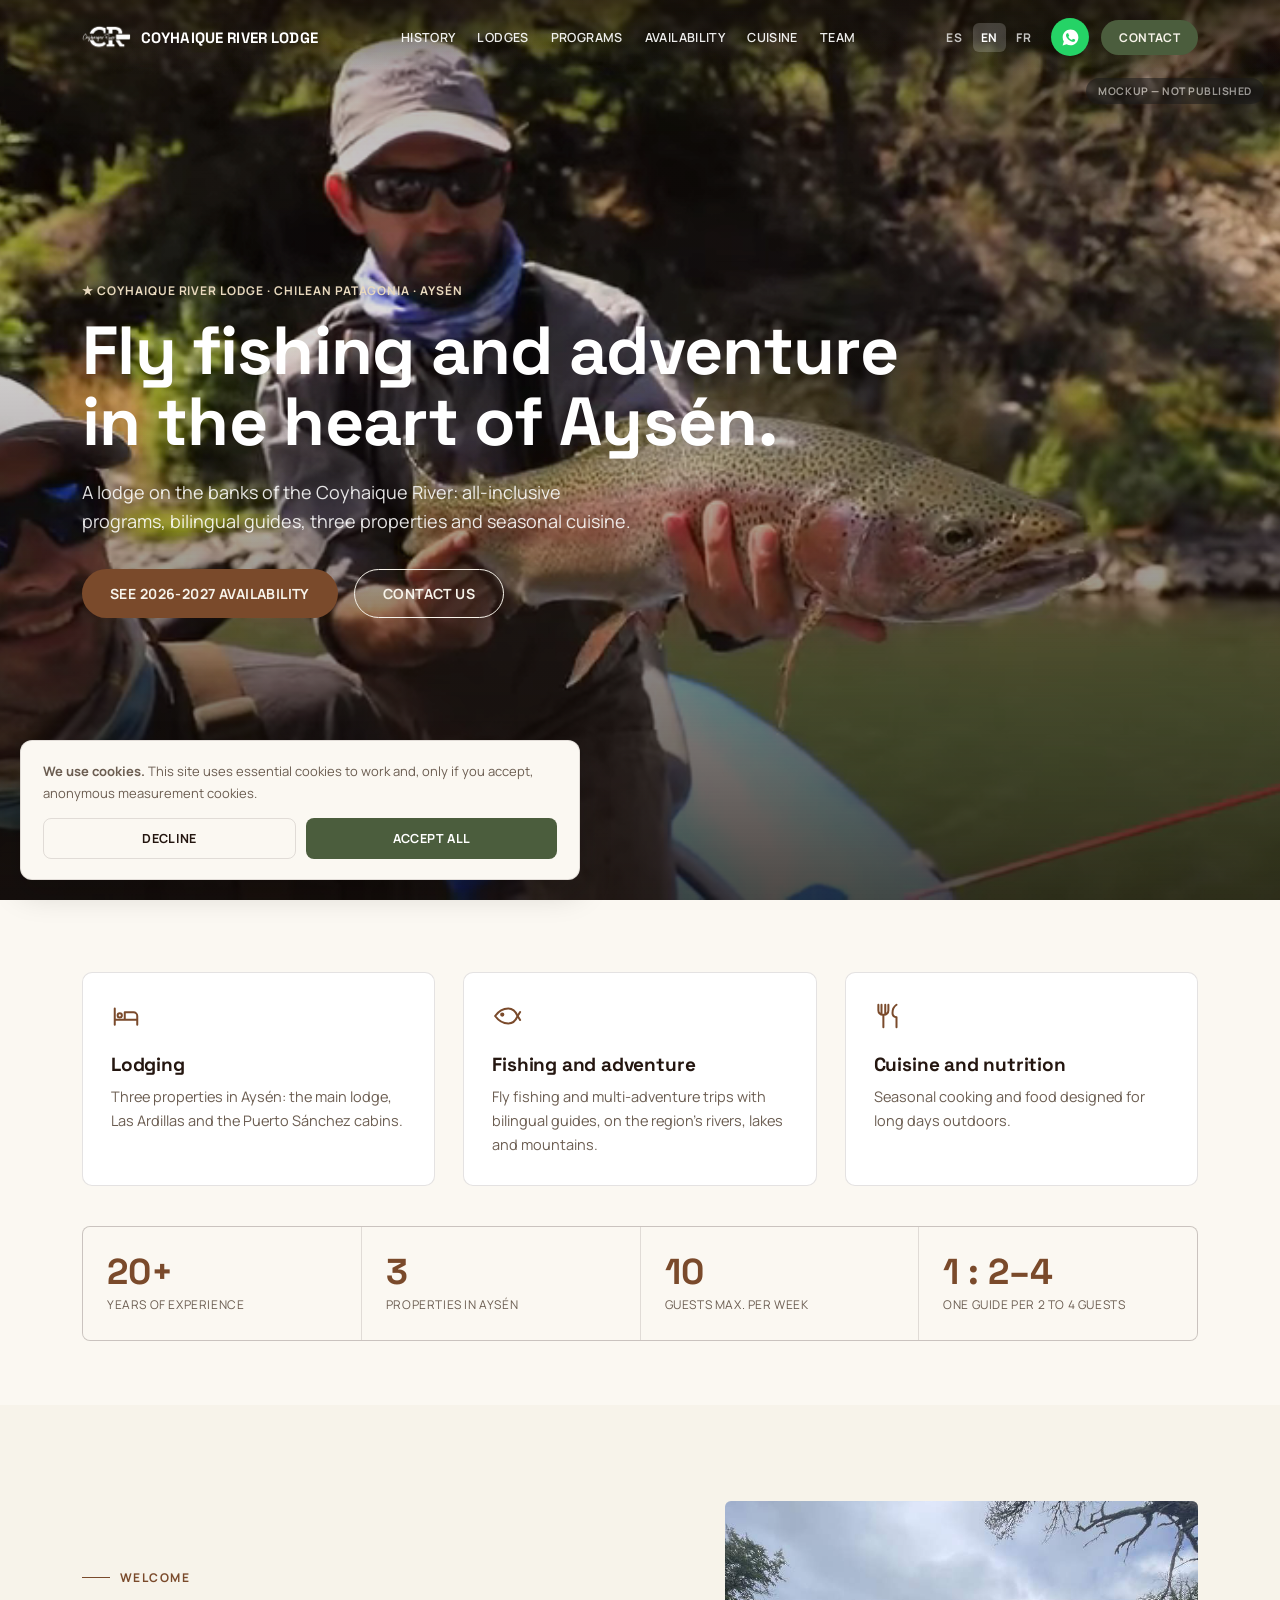
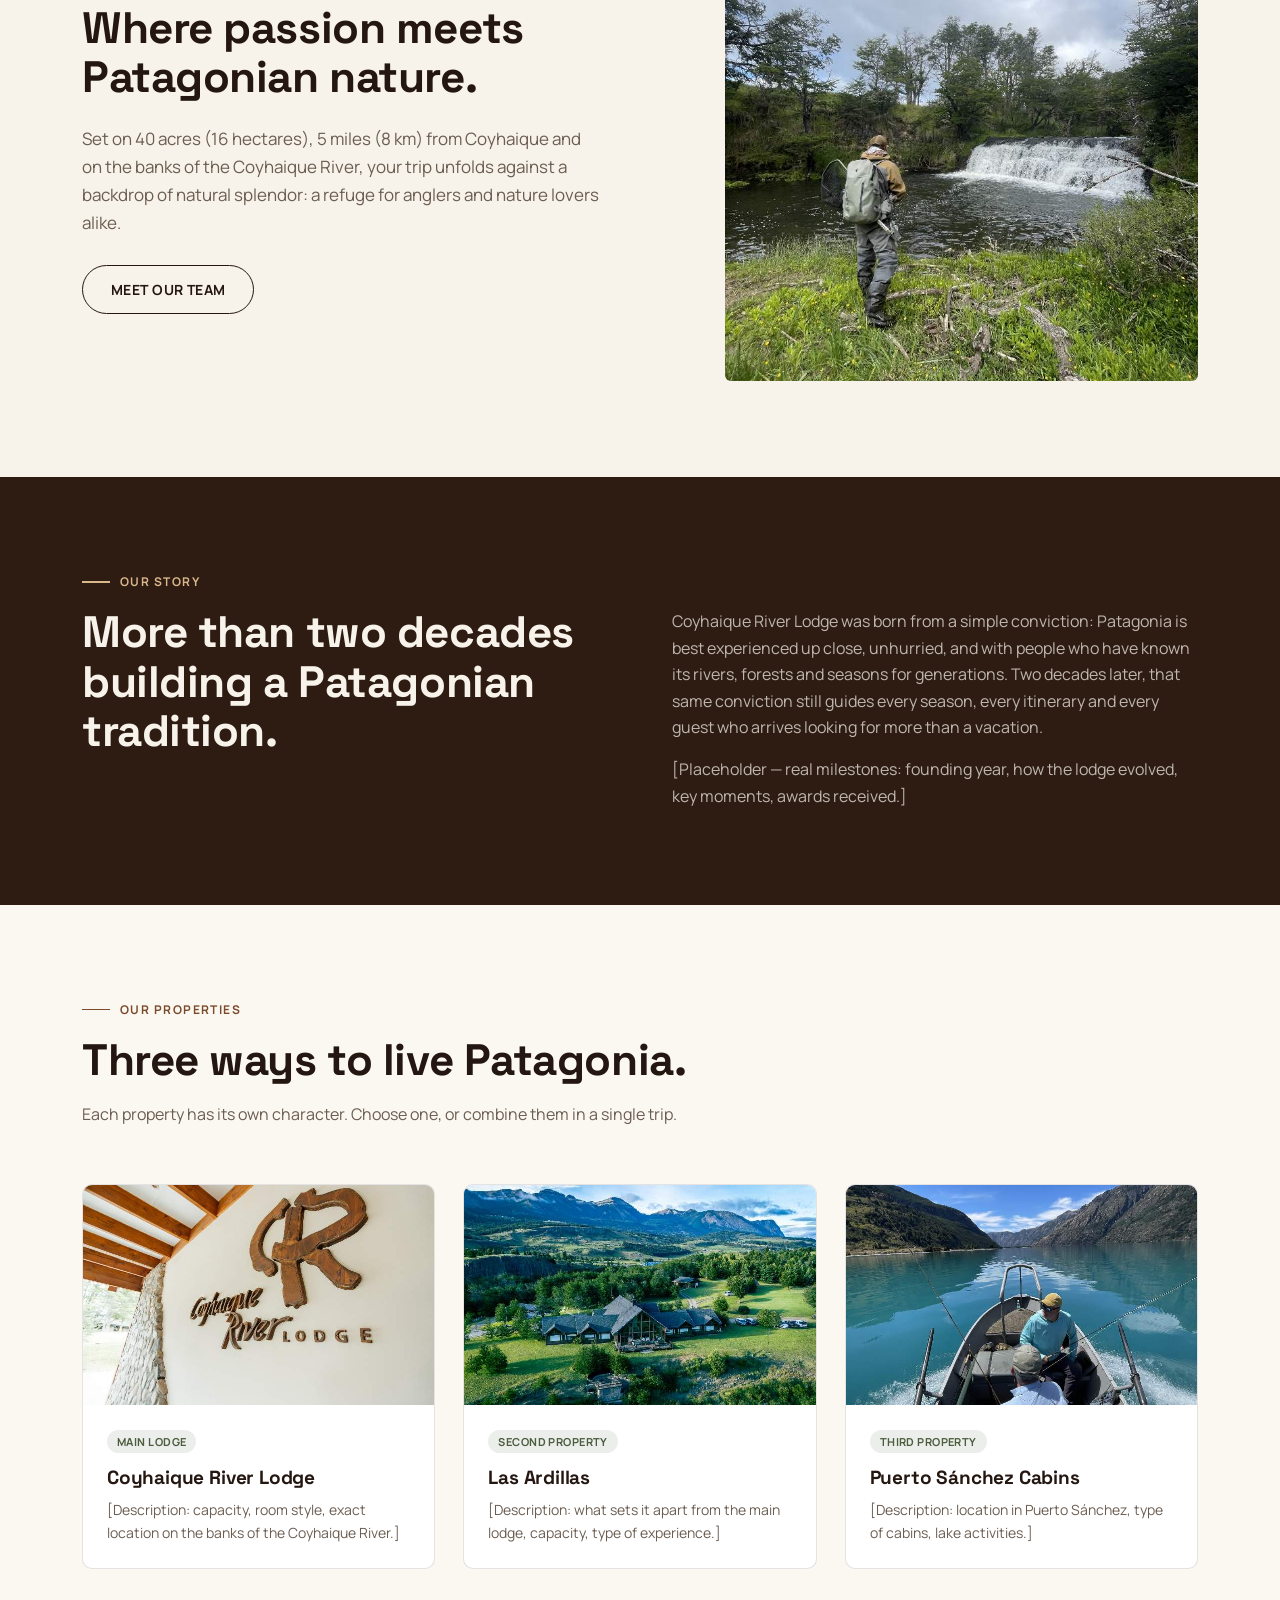
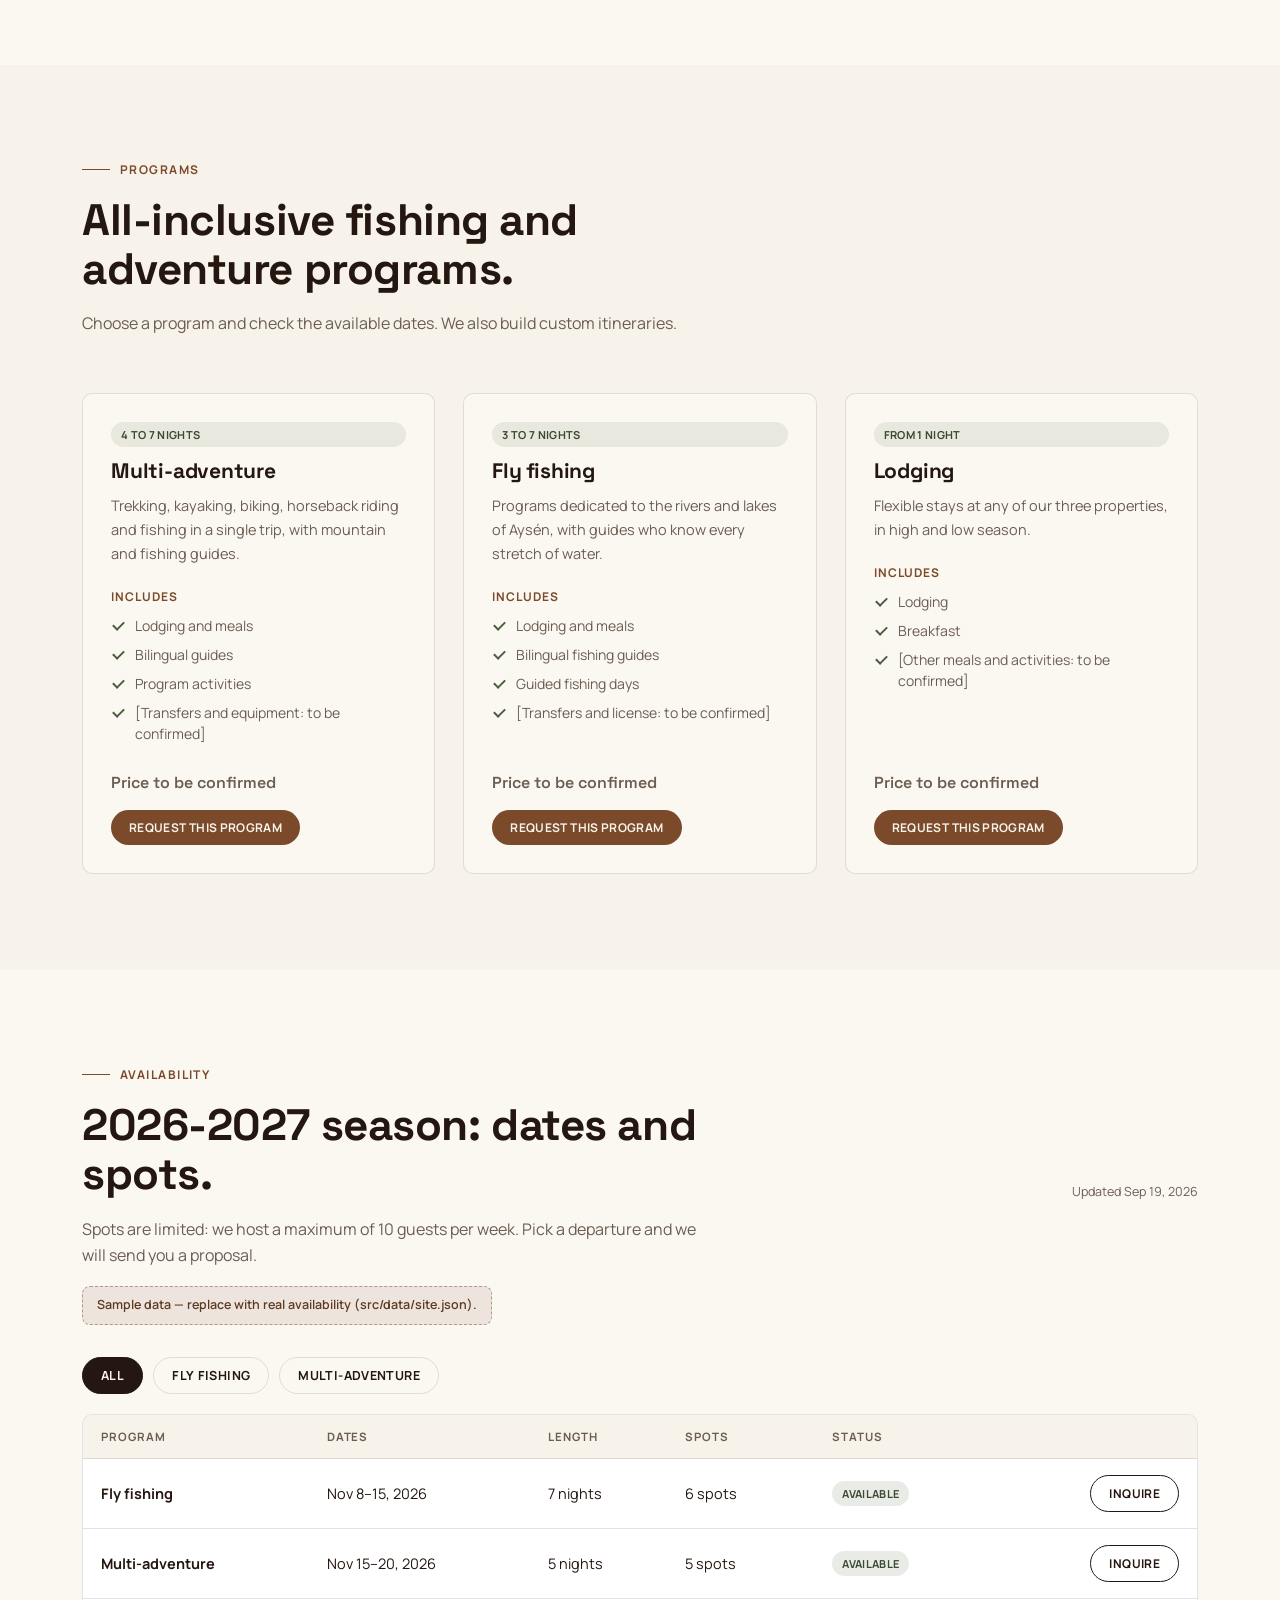
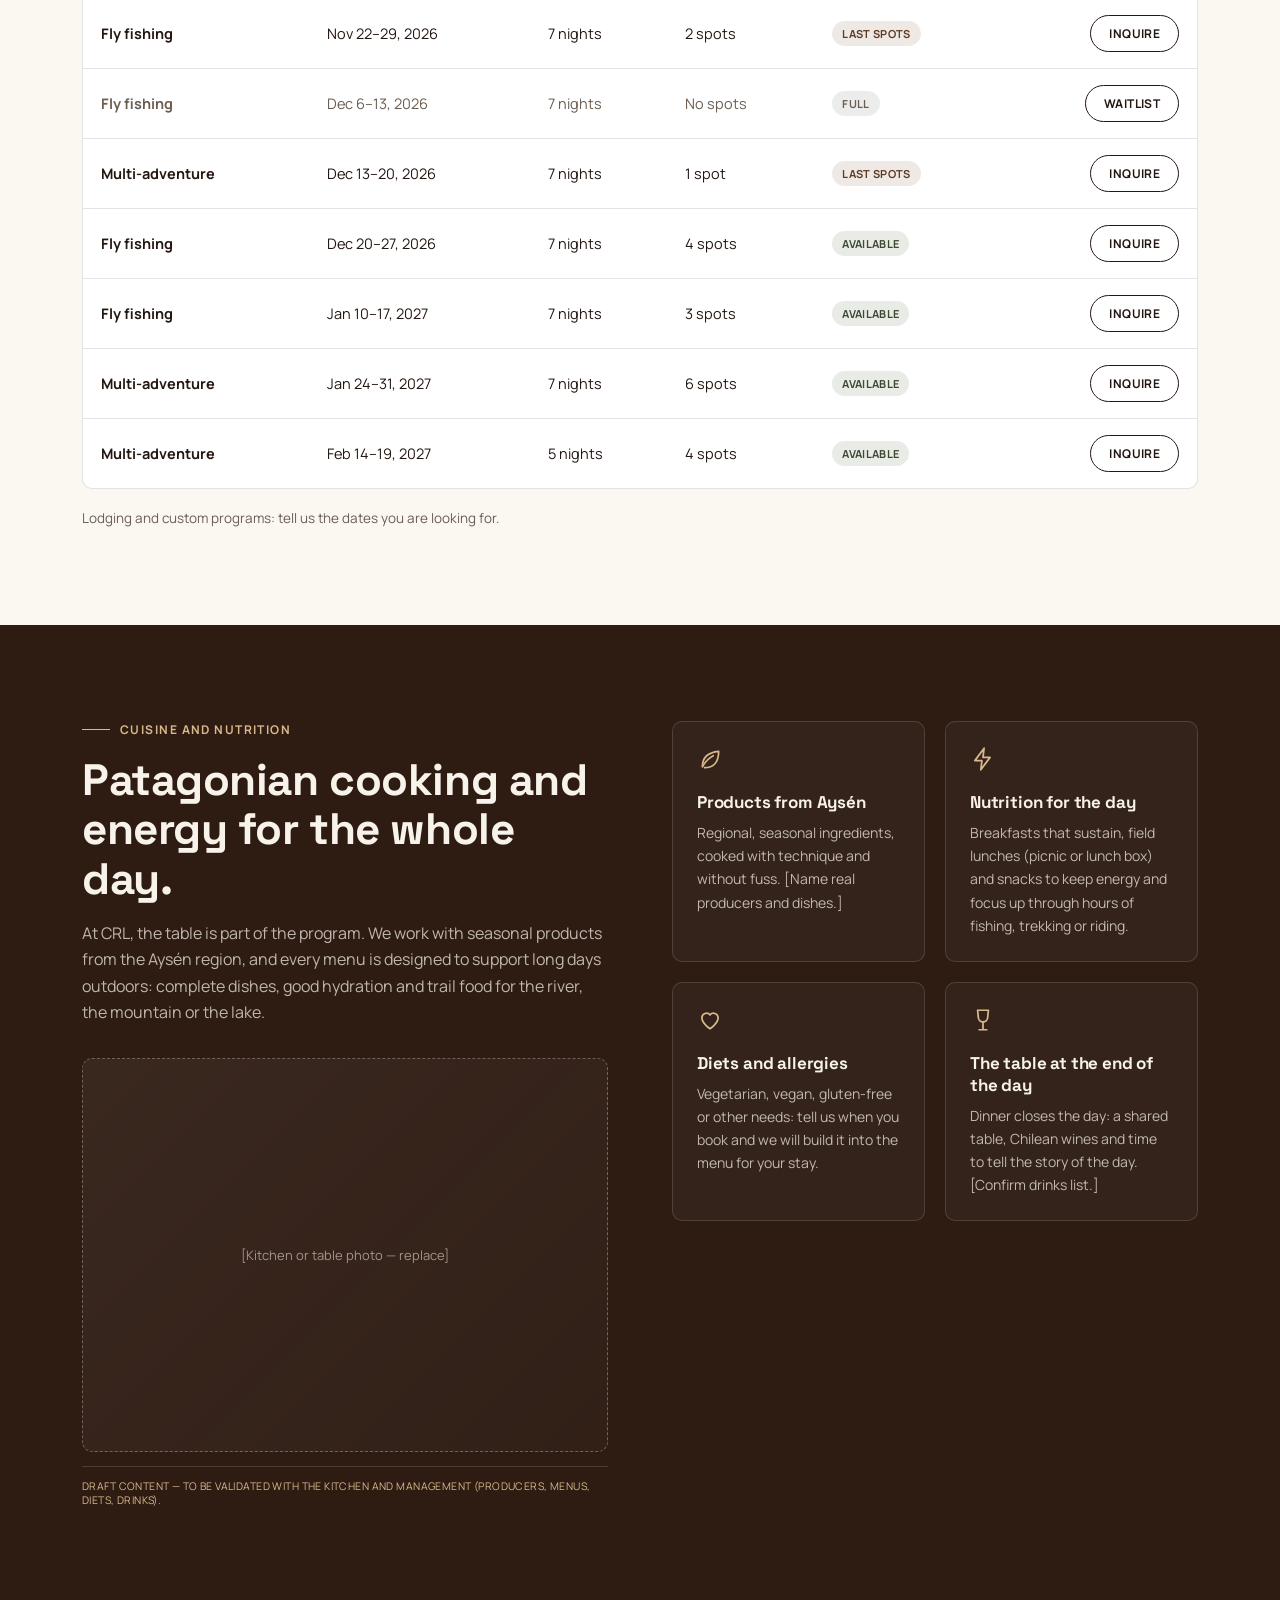
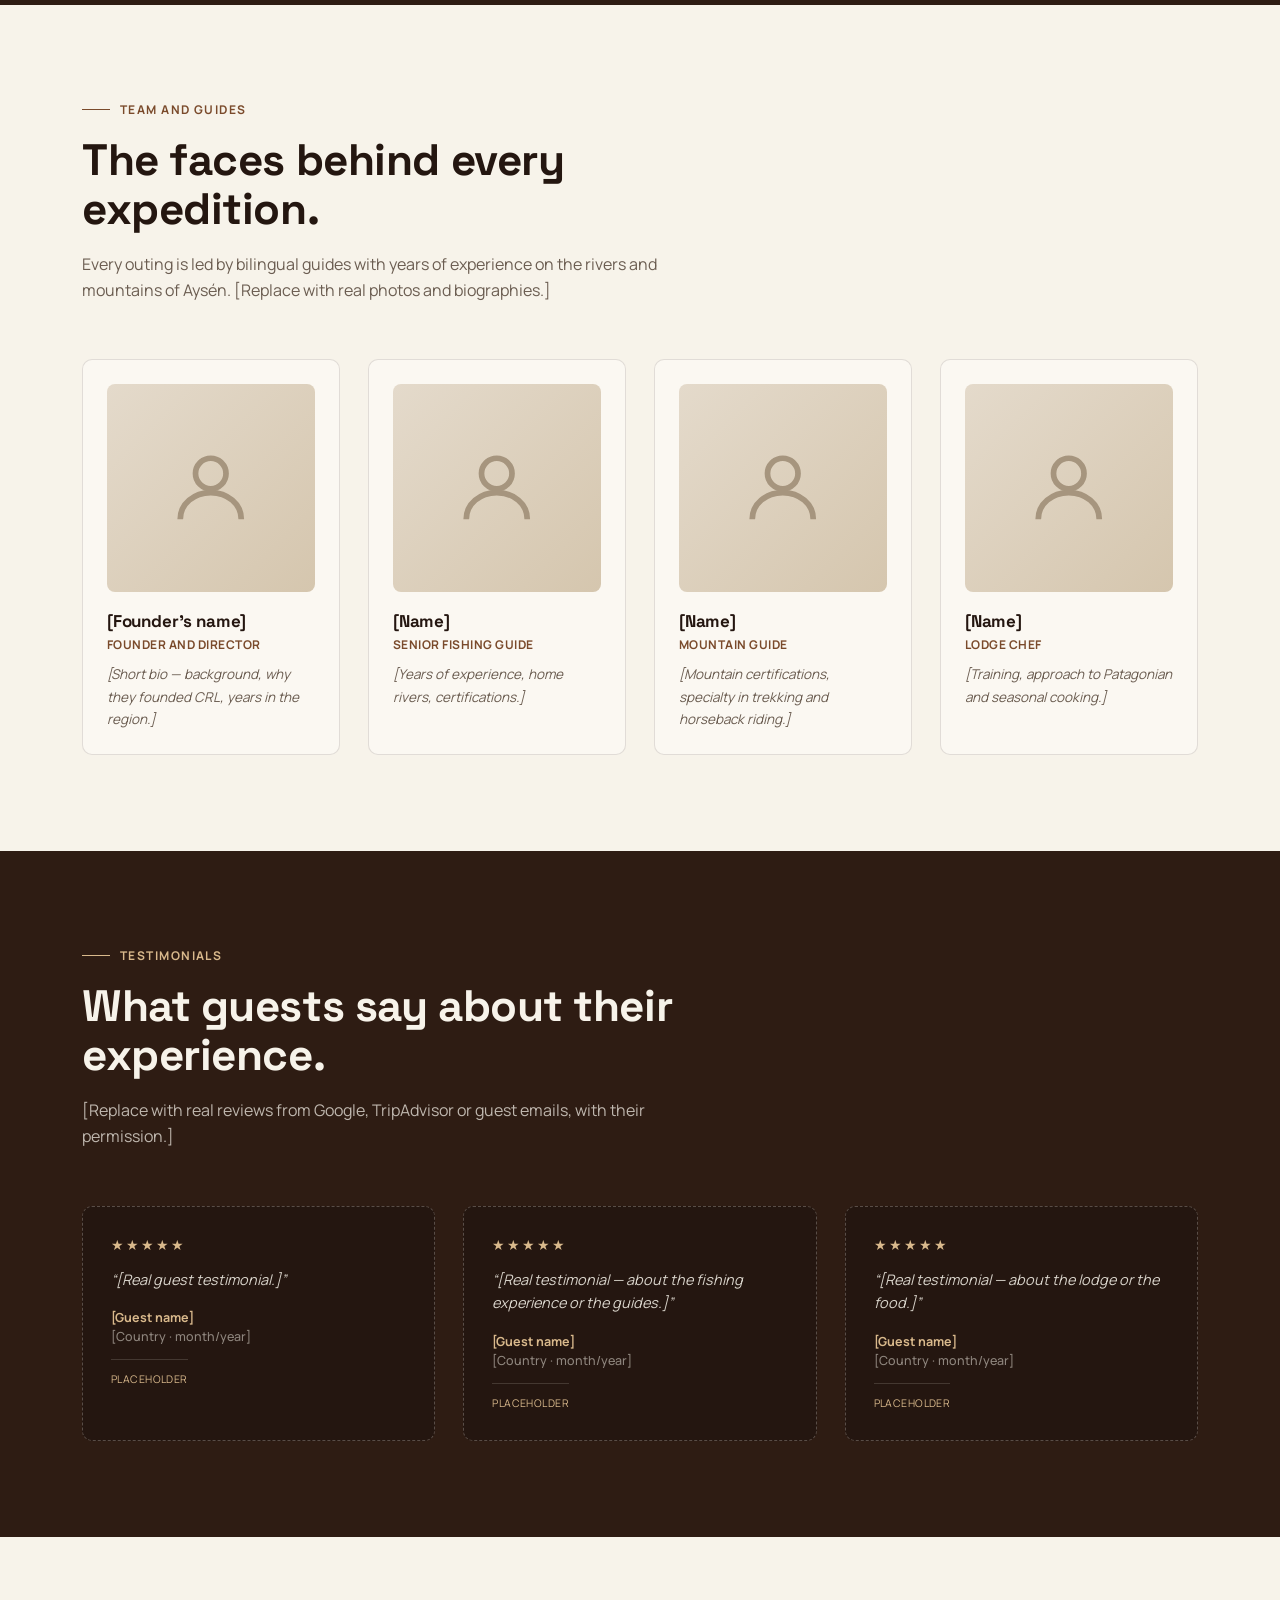
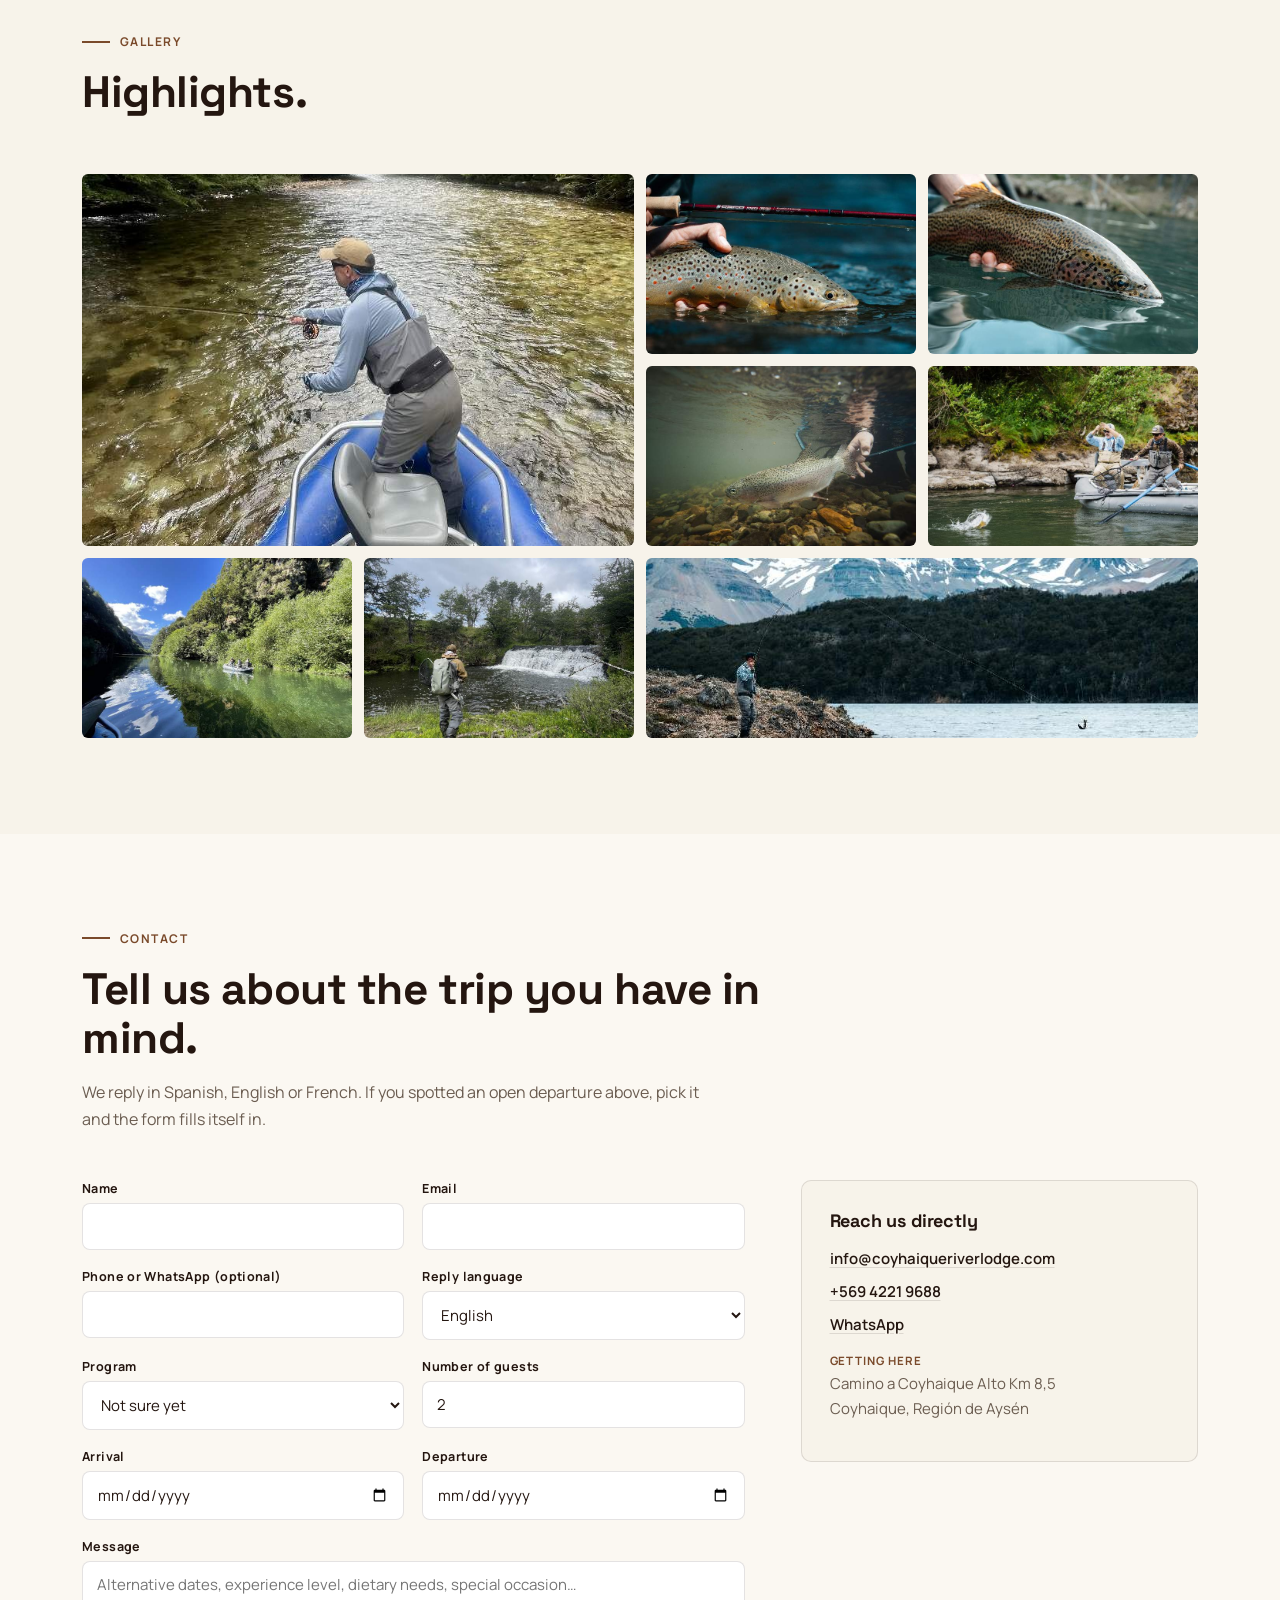
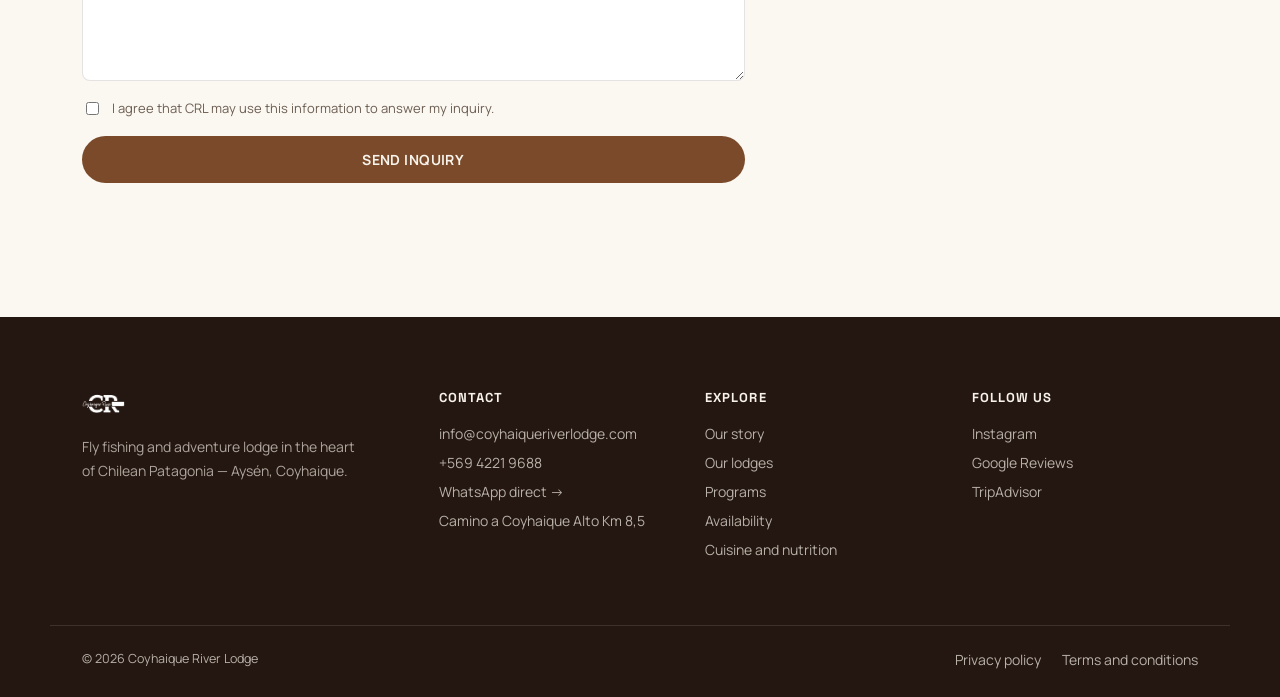
<file: en/index.html>
<!DOCTYPE html>
<html lang="en">
<head>
<meta charset="UTF-8">
<meta name="viewport" content="width=device-width, initial-scale=1.0">
<title>Coyhaique River Lodge — Fly fishing and adventure in Aysén, Patagonia</title>
<meta name="description" content="Fly fishing and adventure lodge on the banks of the Coyhaique River, Chilean Patagonia. All-inclusive programs, bilingual guides, seasonal cuisine and 2026-2027 availability.">
<meta name="robots" content="noindex, nofollow">
<link rel="canonical" href="https://coyhaiqueriverlodge.com/en/">
<link rel="alternate" hreflang="es" href="https://coyhaiqueriverlodge.com/es/">
<link rel="alternate" hreflang="en" href="https://coyhaiqueriverlodge.com/en/">
<link rel="alternate" hreflang="fr" href="https://coyhaiqueriverlodge.com/fr/">
<link rel="alternate" hreflang="x-default" href="https://coyhaiqueriverlodge.com/">
<meta property="og:type" content="website">
<meta property="og:site_name" content="Coyhaique River Lodge">
<meta property="og:title" content="Coyhaique River Lodge — Fly fishing and adventure in Aysén, Patagonia">
<meta property="og:description" content="Fly fishing and adventure lodge on the banks of the Coyhaique River, Chilean Patagonia. All-inclusive programs, bilingual guides, seasonal cuisine and 2026-2027 availability.">
<meta property="og:url" content="https://coyhaiqueriverlodge.com/en/">
<meta property="og:image" content="https://coyhaiqueriverlodge.com/assets/img/hero-poster.jpg">
<meta property="og:image:alt" content="Angler holding a trout in a river in Chilean Patagonia">
<meta property="og:locale" content="en_US">
<meta property="og:locale:alternate" content="es_CL">
<meta property="og:locale:alternate" content="fr_FR">
<meta name="twitter:card" content="summary_large_image">
<link rel="icon" type="image/png" href="../assets/img/logo.png">
<link rel="preconnect" href="https://fonts.googleapis.com">
<link rel="preconnect" href="https://fonts.gstatic.com" crossorigin>
<link href="https://fonts.googleapis.com/css2?family=Space+Grotesk:wght@500;600;700&family=Manrope:wght@400;500;600;700;800&display=swap" rel="stylesheet">
<link rel="stylesheet" href="../assets/site.css?v=ed4b5b36">
<script type="application/ld+json">{"@context": "https://schema.org", "@type": "LodgingBusiness", "name": "Coyhaique River Lodge", "url": "https://coyhaiqueriverlodge.com/en/", "description": "Fly fishing and adventure lodge on the banks of the Coyhaique River, Chilean Patagonia. All-inclusive programs, bilingual guides, seasonal cuisine and 2026-2027 availability.", "image": "https://coyhaiqueriverlodge.com/assets/img/hero-poster.jpg", "telephone": "+56942219688", "email": "info@coyhaiqueriverlodge.com", "address": {"@type": "PostalAddress", "streetAddress": "Camino a Coyhaique Alto Km 8,5", "addressLocality": "Coyhaique", "addressRegion": "Región de Aysén", "addressCountry": "CL"}, "inLanguage": "en", "contactPoint": {"@type": "ContactPoint", "contactType": "reservations", "telephone": "+56942219688", "email": "info@coyhaiqueriverlodge.com", "availableLanguage": ["es", "en", "fr"]}}</script>
</head>
<body>
<script>try{if(sessionStorage.getItem("crl_open")==="1"){document.body.className="revealed instant"}}catch(e){}</script>
<a class="skip-link" href="#main">Skip to content</a>
<div class="mockup-tag">Mockup — not published</div>

<!-- ============ HEADER ============ -->
<header class="site" id="siteHeader">
  <div class="wrap nav-inner">
    <a class="nav-logo" href="#top">
      <img src="../assets/img/logo.png" alt="Coyhaique River Lodge" width="49" height="34">
      <span>COYHAIQUE RIVER LODGE</span>
    </a>
    <nav class="links" id="mainNav" aria-label="Principal">
      <a href="#history">History</a>
<a href="#lodges">Lodges</a>
<a href="#programs">Programs</a>
<a href="#availability">Availability</a>
<a href="#cuisine">Cuisine</a>
<a href="#team">Team</a>
<a class="only-mobile" href="#contact">Contact</a>
    </nav>
    <div class="nav-cta">
      <div class="lang-switch" role="group" aria-label="Language">
        <a href="../es/" hreflang="es" lang="es" data-lang="es" title="Español">ES</a>
<a href="../en/" hreflang="en" lang="en" data-lang="en" title="English" aria-current="true">EN</a>
<a href="../fr/" hreflang="fr" lang="fr" data-lang="fr" title="Français">FR</a>
      </div>
      <a class="whatsapp-btn" href="https://wa.me/56942219688" aria-label="Message us on WhatsApp" target="_blank" rel="noopener">
        <svg viewBox="0 0 24 24" width="19" height="19" fill="currentColor" aria-hidden="true"><path d="M12.04 2C6.58 2 2.13 6.45 2.13 11.91c0 1.87.5 3.62 1.44 5.16L2 22l5.09-1.53a9.85 9.85 0 0 0 4.95 1.33c5.46 0 9.91-4.45 9.91-9.91S17.5 2 12.04 2zm5.8 14.1c-.24.68-1.4 1.3-1.93 1.38-.5.08-1.12.11-1.8-.11-.42-.13-.96-.3-1.65-.6-2.9-1.25-4.79-4.16-4.93-4.35-.14-.19-1.18-1.57-1.18-3s.74-2.12 1-2.41c.26-.29.57-.36.76-.36.19 0 .38 0 .55.01.18.01.42-.07.65.5.24.58.82 2 .89 2.15.07.15.12.33.02.53-.1.2-.15.32-.3.5-.15.18-.3.4-.43.53-.14.14-.29.29-.12.58.17.29.76 1.26 1.63 2.04 1.12 1 2.06 1.31 2.35 1.45.29.14.46.12.63-.07.17-.19.72-.83.91-1.12.19-.29.38-.24.63-.14.25.1 1.6.75 1.87.89.27.14.46.21.52.33.07.12.07.68-.17 1.36z"/></svg>
      </a>
      <a class="btn btn-olive btn-sm" href="#contact">Contact</a>
      <button class="menu-toggle" id="menuToggle" type="button" aria-label="Menu" aria-expanded="false" aria-controls="mainNav">
        <svg width="22" height="22" viewBox="0 0 24 24" fill="none" stroke="currentColor" stroke-width="2" aria-hidden="true"><line x1="3" y1="6" x2="21" y2="6"/><line x1="3" y1="12" x2="21" y2="12"/><line x1="3" y1="18" x2="21" y2="18"/></svg>
      </button>
    </div>
  </div>
</header>

<main id="main">

<!-- ============ HERO ============ -->
<div class="hero" id="top">
  <img class="poster" src="../assets/img/hero-poster.jpg" alt="Angler holding a trout in a river in Chilean Patagonia" fetchpriority="high">
  <video id="heroVideo" muted playsinline preload="none" aria-hidden="true"
         data-mp4="../assets/video/hero.mp4" data-webm="../assets/video/hero.webm" data-hls="https://coyhaiqueriverlodge.com/media/videos/13/master.m3u8"></video>
  <div class="hero-cue" aria-hidden="true">
    <img class="cue-logo" id="heroCueLogo" src="../assets/img/logo-hero.png" alt="">
  </div>
  <div class="hero-content">
    <span class="badge">★ Coyhaique River Lodge · Chilean Patagonia · Aysén</span>
    <h1>Fly fishing and adventure in the heart of Aysén.</h1>
    <p class="lead">A lodge on the banks of the Coyhaique River: all-inclusive programs, bilingual guides, three properties and seasonal cuisine.</p>
    <div class="hero-actions">
      <a class="btn btn-terracotta" href="#availability">See 2026-2027 availability</a>
      <a class="btn btn-outline" href="#contact">Contact us</a>
    </div>
  </div>
  <div class="scroll-cue" aria-hidden="true"><span class="line"></span>Scroll</div>
</div>

<!-- ============ PILARES + CIFRAS ============ -->
<section class="pillars section-paper">
  <div class="wrap">
    <div class="pillar-grid">
      <a class="pillar" href="#lodges"><svg viewBox="0 0 24 24" fill="none" stroke="currentColor" stroke-width="1.6" stroke-linecap="round" stroke-linejoin="round" aria-hidden="true"><path d="M3 19V6M3 15h18v4M21 15v-3a3 3 0 0 0-3-3h-7v6"/><circle cx="7" cy="11.5" r="1.7"/></svg><h3>Lodging</h3><p>Three properties in Aysén: the main lodge, Las Ardillas and the Puerto Sánchez cabins.</p></a>
<a class="pillar" href="#programs"><svg viewBox="0 0 24 24" fill="none" stroke="currentColor" stroke-width="1.6" stroke-linecap="round" stroke-linejoin="round" aria-hidden="true"><path d="M2.5 12c3-4.2 7-6 10.5-6 3 0 5.6 1.5 7.5 6-1.9 4.5-4.5 6-7.5 6-3.5 0-7.5-1.8-10.5-6z"/><path d="M20.5 12l2 -3.2M20.5 12l2 3.2"/><circle cx="8.2" cy="10.8" r=".9" fill="currentColor"/></svg><h3>Fishing and adventure</h3><p>Fly fishing and multi-adventure trips with bilingual guides, on the region's rivers, lakes and mountains.</p></a>
<a class="pillar" href="#cuisine"><svg viewBox="0 0 24 24" fill="none" stroke="currentColor" stroke-width="1.6" stroke-linecap="round" stroke-linejoin="round" aria-hidden="true"><path d="M6 3v7M9 3v7M3.5 3v4.5A3.5 3.5 0 0 0 7 11h1a3.5 3.5 0 0 0 3.5-3.5V3M7.5 11v10M18 3c-2.2 1.4-3.2 3.8-3.2 6.5 0 2 1 3.2 3.2 3.5V21"/></svg><h3>Cuisine and nutrition</h3><p>Seasonal cooking and food designed for long days outdoors.</p></a>
    </div>
    <div class="stat-row">
      <div class="stat"><b>20+</b><span>Years of experience</span></div>
<div class="stat"><b>3</b><span>Properties in Aysén</span></div>
<div class="stat"><b>10</b><span>Guests max. per week</span></div>
<div class="stat"><b>1 : 2–4</b><span>One guide per 2 to 4 guests</span></div>
    </div>
  </div>
</section>

<!-- ============ BIENVENIDA ============ -->
<section class="section-cream">
  <div class="wrap welcome-grid">
    <div>
      <div class="eyebrow"><span class="rule"></span>Welcome</div>
      <h2 class="title">Where passion meets Patagonian nature.</h2>
      <p class="body">Set on 40 acres (16 hectares), 5 miles (8 km) from Coyhaique and on the banks of the Coyhaique River, your trip unfolds against a backdrop of natural splendor: a refuge for anglers and nature lovers alike.</p>
      <a class="btn btn-outline-dark" href="#team">Meet our team</a>
    </div>
    <img src="../assets/img/welcome.jpg" alt="Fly angler beside a waterfall on a river in Aysén" width="700" height="933" loading="lazy">
  </div>
</section>

<!-- ============ HISTORIA ============ -->
<section class="section-dark" id="history">
  <div class="wrap">
    <div class="eyebrow"><span class="rule"></span>Our story</div>
    <div class="historia-body">
      <h2 class="title">More than two decades building a Patagonian tradition.</h2>
      <div>
        <p>Coyhaique River Lodge was born from a simple conviction: Patagonia is best experienced up close, unhurried, and with people who have known its rivers, forests and seasons for generations. Two decades later, that same conviction still guides every season, every itinerary and every guest who arrives looking for more than a vacation.</p>
        <p style="margin-top:16px;">[Placeholder — real milestones: founding year, how the lodge evolved, key moments, awards received.]</p>
      </div>
    </div>
  </div>
</section>

<!-- ============ LODGES ============ -->
<section class="section-paper" id="lodges">
  <div class="wrap">
    <div class="eyebrow"><span class="rule"></span>Our properties</div>
    <h2 class="title">Three ways to live Patagonia.</h2>
    <p class="section-intro">Each property has its own character. Choose one, or combine them in a single trip.</p>
    <div class="lodges-grid">
      <article class="lodge-card"><img src="../assets/img/lodge-principal.jpg" alt="Coyhaique River Lodge sign at the entrance of the main lodge" width="700" height="467" loading="lazy"><div class="body"><span class="tag">Main lodge</span><h3>Coyhaique River Lodge</h3><p>[Description: capacity, room style, exact location on the banks of the Coyhaique River.]</p></div></article>
<article class="lodge-card"><img src="../assets/img/lodge-las-ardillas.jpg" alt="Aerial view of a lodge among forest and meadows with mountains behind" width="700" height="394" loading="lazy"><div class="body"><span class="tag">Second property</span><h3>Las Ardillas</h3><p>[Description: what sets it apart from the main lodge, capacity, type of experience.]</p></div></article>
<article class="lodge-card"><img src="../assets/img/lodge-puerto-sanchez.jpg" alt="Two anglers in a boat on a turquoise lake surrounded by mountains" width="700" height="933" loading="lazy"><div class="body"><span class="tag">Third property</span><h3>Puerto Sánchez Cabins</h3><p>[Description: location in Puerto Sánchez, type of cabins, lake activities.]</p></div></article>
    </div>
  </div>
</section>

<!-- ============ PROGRAMAS ============ -->
<section class="section-cream" id="programs">
  <div class="wrap">
    <div class="eyebrow"><span class="rule"></span>Programs</div>
    <h2 class="title">All-inclusive fishing and adventure programs.</h2>
    <p class="section-intro">Choose a program and check the available dates. We also build custom itineraries.</p>
    <div class="prog-grid">
      <article class="prog-card"><span class="pill pill-dur">4 to 7 nights</span><h3>Multi-adventure</h3><p>Trekking, kayaking, biking, horseback riding and fishing in a single trip, with mountain and fishing guides.</p><h4>Includes</h4><ul class="check-list"><li>Lodging and meals</li><li>Bilingual guides</li><li>Program activities</li><li>[Transfers and equipment: to be confirmed]</li></ul><div class="prog-foot"><p class="prog-price tbc">Price to be confirmed</p><a class="btn btn-terracotta btn-sm" href="#contact" data-slot-program="multi">Request this program</a></div></article>
<article class="prog-card"><span class="pill pill-dur">3 to 7 nights</span><h3>Fly fishing</h3><p>Programs dedicated to the rivers and lakes of Aysén, with guides who know every stretch of water.</p><h4>Includes</h4><ul class="check-list"><li>Lodging and meals</li><li>Bilingual fishing guides</li><li>Guided fishing days</li><li>[Transfers and license: to be confirmed]</li></ul><div class="prog-foot"><p class="prog-price tbc">Price to be confirmed</p><a class="btn btn-terracotta btn-sm" href="#contact" data-slot-program="pesca">Request this program</a></div></article>
<article class="prog-card"><span class="pill pill-dur">From 1 night</span><h3>Lodging</h3><p>Flexible stays at any of our three properties, in high and low season.</p><h4>Includes</h4><ul class="check-list"><li>Lodging</li><li>Breakfast</li><li>[Other meals and activities: to be confirmed]</li></ul><div class="prog-foot"><p class="prog-price tbc">Price to be confirmed</p><a class="btn btn-terracotta btn-sm" href="#contact" data-slot-program="aloja">Request this program</a></div></article>
    </div>
  </div>
</section>

<!-- ============ DISPONIBILIDAD ============ -->
<section class="section-paper" id="availability">
  <div class="wrap">
    <div class="avail-head">
      <div>
        <div class="eyebrow"><span class="rule"></span>Availability</div>
        <h2 class="title">2026-2027 season: dates and spots.</h2>
      </div>
      <div class="avail-meta">Updated Sep 19, 2026</div>
    </div>
    <p class="section-intro">Spots are limited: we host a maximum of 10 guests per week. Pick a departure and we will send you a proposal.</p>
    <p class="sample-banner">Sample data — replace with real availability (src/data/site.json).</p>
    <div class="filters" role="group" aria-label="Program">
      <button class="filter-btn" type="button" data-filter="all" aria-pressed="true">All</button>
<button class="filter-btn" type="button" data-filter="pesca" aria-pressed="false">Fly fishing</button>
<button class="filter-btn" type="button" data-filter="multi" aria-pressed="false">Multi-adventure</button>
    </div>
    <table class="avail">
      <thead>
        <tr>
          <th scope="col">Program</th>
          <th scope="col">Dates</th>
          <th scope="col">Length</th>
          <th scope="col">Spots</th>
          <th scope="col">Status</th>
          <th scope="col"><span class="sr-only"></span></th>
        </tr>
      </thead>
      <tbody id="availBody">
        <tr data-program="pesca"><td class="prog" data-label="Program">Fly fishing</td><td data-label="Dates">Nov 8–15, 2026</td><td data-label="Length">7 nights</td><td data-label="Spots">6 spots</td><td data-label="Status"><span class="pill pill-live">Available</span></td><td class="act"><a class="btn btn-outline-dark btn-sm" href="#contact" data-slot-program="pesca" data-slot-start="2026-11-08" data-slot-end="2026-11-15" data-slot-label="Fly fishing · Nov 8–15, 2026">Inquire</a></td></tr>
<tr data-program="multi"><td class="prog" data-label="Program">Multi-adventure</td><td data-label="Dates">Nov 15–20, 2026</td><td data-label="Length">5 nights</td><td data-label="Spots">5 spots</td><td data-label="Status"><span class="pill pill-live">Available</span></td><td class="act"><a class="btn btn-outline-dark btn-sm" href="#contact" data-slot-program="multi" data-slot-start="2026-11-15" data-slot-end="2026-11-20" data-slot-label="Multi-adventure · Nov 15–20, 2026">Inquire</a></td></tr>
<tr data-program="pesca"><td class="prog" data-label="Program">Fly fishing</td><td data-label="Dates">Nov 22–29, 2026</td><td data-label="Length">7 nights</td><td data-label="Spots">2 spots</td><td data-label="Status"><span class="pill pill-few">Last spots</span></td><td class="act"><a class="btn btn-outline-dark btn-sm" href="#contact" data-slot-program="pesca" data-slot-start="2026-11-22" data-slot-end="2026-11-29" data-slot-label="Fly fishing · Nov 22–29, 2026">Inquire</a></td></tr>
<tr data-program="pesca" class="is-full"><td class="prog" data-label="Program">Fly fishing</td><td data-label="Dates">Dec 6–13, 2026</td><td data-label="Length">7 nights</td><td data-label="Spots">No spots</td><td data-label="Status"><span class="pill pill-full">Full</span></td><td class="act"><a class="btn btn-outline-dark btn-sm" href="#contact" data-slot-program="pesca" data-slot-start="2026-12-06" data-slot-end="2026-12-13" data-slot-label="Fly fishing · Dec 6–13, 2026">Waitlist</a></td></tr>
<tr data-program="multi"><td class="prog" data-label="Program">Multi-adventure</td><td data-label="Dates">Dec 13–20, 2026</td><td data-label="Length">7 nights</td><td data-label="Spots">1 spot</td><td data-label="Status"><span class="pill pill-few">Last spots</span></td><td class="act"><a class="btn btn-outline-dark btn-sm" href="#contact" data-slot-program="multi" data-slot-start="2026-12-13" data-slot-end="2026-12-20" data-slot-label="Multi-adventure · Dec 13–20, 2026">Inquire</a></td></tr>
<tr data-program="pesca"><td class="prog" data-label="Program">Fly fishing</td><td data-label="Dates">Dec 20–27, 2026</td><td data-label="Length">7 nights</td><td data-label="Spots">4 spots</td><td data-label="Status"><span class="pill pill-live">Available</span></td><td class="act"><a class="btn btn-outline-dark btn-sm" href="#contact" data-slot-program="pesca" data-slot-start="2026-12-20" data-slot-end="2026-12-27" data-slot-label="Fly fishing · Dec 20–27, 2026">Inquire</a></td></tr>
<tr data-program="pesca"><td class="prog" data-label="Program">Fly fishing</td><td data-label="Dates">Jan 10–17, 2027</td><td data-label="Length">7 nights</td><td data-label="Spots">3 spots</td><td data-label="Status"><span class="pill pill-live">Available</span></td><td class="act"><a class="btn btn-outline-dark btn-sm" href="#contact" data-slot-program="pesca" data-slot-start="2027-01-10" data-slot-end="2027-01-17" data-slot-label="Fly fishing · Jan 10–17, 2027">Inquire</a></td></tr>
<tr data-program="multi"><td class="prog" data-label="Program">Multi-adventure</td><td data-label="Dates">Jan 24–31, 2027</td><td data-label="Length">7 nights</td><td data-label="Spots">6 spots</td><td data-label="Status"><span class="pill pill-live">Available</span></td><td class="act"><a class="btn btn-outline-dark btn-sm" href="#contact" data-slot-program="multi" data-slot-start="2027-01-24" data-slot-end="2027-01-31" data-slot-label="Multi-adventure · Jan 24–31, 2027">Inquire</a></td></tr>
<tr data-program="multi"><td class="prog" data-label="Program">Multi-adventure</td><td data-label="Dates">Feb 14–19, 2027</td><td data-label="Length">5 nights</td><td data-label="Spots">4 spots</td><td data-label="Status"><span class="pill pill-live">Available</span></td><td class="act"><a class="btn btn-outline-dark btn-sm" href="#contact" data-slot-program="multi" data-slot-start="2027-02-14" data-slot-end="2027-02-19" data-slot-label="Multi-adventure · Feb 14–19, 2027">Inquire</a></td></tr>
      </tbody>
    </table>
    <p class="avail-note">Lodging and custom programs: tell us the dates you are looking for.</p>
  </div>
</section>

<!-- ============ GASTRONOMIA Y NUTRICION ============ -->
<section class="section-dark" id="cuisine">
  <div class="wrap gastro-grid">
    <div>
      <div class="eyebrow"><span class="rule"></span>Cuisine and nutrition</div>
      <h2 class="title">Patagonian cooking and energy for the whole day.</h2>
      <p class="section-intro">At CRL, the table is part of the program. We work with seasonal products from the Aysén region, and every menu is designed to support long days outdoors: complete dishes, good hydration and trail food for the river, the mountain or the lake.</p>
      <div class="gastro-photo">[Kitchen or table photo — replace]</div>
      <span class="placeholder-flag">Draft content — to be validated with the kitchen and management (producers, menus, diets, drinks).</span>
    </div>
    <div class="gastro-items">
      <div class="gastro-item"><svg viewBox="0 0 24 24" fill="none" stroke="currentColor" stroke-width="1.6" stroke-linecap="round" stroke-linejoin="round" aria-hidden="true"><path d="M5 19c0-8 5-13 15-14 0 10-5 15-13 15"/><path d="M5 19c3-5 6-8 10-10"/></svg><h3>Products from Aysén</h3><p>Regional, seasonal ingredients, cooked with technique and without fuss. [Name real producers and dishes.]</p></div>
<div class="gastro-item"><svg viewBox="0 0 24 24" fill="none" stroke="currentColor" stroke-width="1.6" stroke-linecap="round" stroke-linejoin="round" aria-hidden="true"><path d="M13 2 4.5 13.5H11L10 22l8.5-11.5H12z"/></svg><h3>Nutrition for the day</h3><p>Breakfasts that sustain, field lunches (picnic or lunch box) and snacks to keep energy and focus up through hours of fishing, trekking or riding.</p></div>
<div class="gastro-item"><svg viewBox="0 0 24 24" fill="none" stroke="currentColor" stroke-width="1.6" stroke-linecap="round" stroke-linejoin="round" aria-hidden="true"><path d="M12 20s-7.5-4.6-7.5-10.2A4.3 4.3 0 0 1 12 7.2a4.3 4.3 0 0 1 7.5 2.6C19.5 15.4 12 20 12 20z"/></svg><h3>Diets and allergies</h3><p>Vegetarian, vegan, gluten-free or other needs: tell us when you book and we will build it into the menu for your stay.</p></div>
<div class="gastro-item"><svg viewBox="0 0 24 24" fill="none" stroke="currentColor" stroke-width="1.6" stroke-linecap="round" stroke-linejoin="round" aria-hidden="true"><path d="M7 3h10l-.7 6.5a4.3 4.3 0 0 1-8.6 0z"/><path d="M12 13.8V21M8.5 21h7"/></svg><h3>The table at the end of the day</h3><p>Dinner closes the day: a shared table, Chilean wines and time to tell the story of the day. [Confirm drinks list.]</p></div>
    </div>
  </div>
</section>

<!-- ============ EQUIPO ============ -->
<section class="section-cream" id="team">
  <div class="wrap">
    <div class="eyebrow"><span class="rule"></span>Team and guides</div>
    <h2 class="title">The faces behind every expedition.</h2>
    <p class="section-intro">Every outing is led by bilingual guides with years of experience on the rivers and mountains of Aysén. [Replace with real photos and biographies.]</p>
    <div class="team-grid">
      <div class="team-card"><div class="avatar"><svg viewBox="0 0 24 24" fill="none" stroke="currentColor" stroke-width="1.5" aria-hidden="true"><circle cx="12" cy="8" r="4"/><path d="M4 20c0-4 3.6-7 8-7s8 3 8 7"/></svg></div><h4>[Founder's name]</h4><span class="role">Founder and director</span><p>[Short bio — background, why they founded CRL, years in the region.]</p></div>
<div class="team-card"><div class="avatar"><svg viewBox="0 0 24 24" fill="none" stroke="currentColor" stroke-width="1.5" aria-hidden="true"><circle cx="12" cy="8" r="4"/><path d="M4 20c0-4 3.6-7 8-7s8 3 8 7"/></svg></div><h4>[Name]</h4><span class="role">Senior fishing guide</span><p>[Years of experience, home rivers, certifications.]</p></div>
<div class="team-card"><div class="avatar"><svg viewBox="0 0 24 24" fill="none" stroke="currentColor" stroke-width="1.5" aria-hidden="true"><circle cx="12" cy="8" r="4"/><path d="M4 20c0-4 3.6-7 8-7s8 3 8 7"/></svg></div><h4>[Name]</h4><span class="role">Mountain guide</span><p>[Mountain certifications, specialty in trekking and horseback riding.]</p></div>
<div class="team-card"><div class="avatar"><svg viewBox="0 0 24 24" fill="none" stroke="currentColor" stroke-width="1.5" aria-hidden="true"><circle cx="12" cy="8" r="4"/><path d="M4 20c0-4 3.6-7 8-7s8 3 8 7"/></svg></div><h4>[Name]</h4><span class="role">Lodge chef</span><p>[Training, approach to Patagonian and seasonal cooking.]</p></div>
    </div>
  </div>
</section>

<!-- ============ TESTIMONIOS ============ -->
<section class="section-dark" id="testimonials">
  <div class="wrap">
    <div class="eyebrow"><span class="rule"></span>Testimonials</div>
    <h2 class="title">What guests say about their experience.</h2>
    <p class="section-intro">[Replace with real reviews from Google, TripAdvisor or guest emails, with their permission.]</p>
    <div class="testi-grid">
      <div class="testi-card"><div class="stars" aria-hidden="true">★★★★★</div><p class="quote">“[Real guest testimonial.]”</p><div class="who">[Guest name]<span>[Country · month/year]</span></div><div class="placeholder-flag">Placeholder</div></div>
<div class="testi-card"><div class="stars" aria-hidden="true">★★★★★</div><p class="quote">“[Real testimonial — about the fishing experience or the guides.]”</p><div class="who">[Guest name]<span>[Country · month/year]</span></div><div class="placeholder-flag">Placeholder</div></div>
<div class="testi-card"><div class="stars" aria-hidden="true">★★★★★</div><p class="quote">“[Real testimonial — about the lodge or the food.]”</p><div class="who">[Guest name]<span>[Country · month/year]</span></div><div class="placeholder-flag">Placeholder</div></div>
    </div>
  </div>
</section>

<!-- ============ GALERIA ============ -->
<section class="section-cream" id="gallery">
  <div class="wrap">
    <div class="eyebrow"><span class="rule"></span>Gallery</div>
    <h2 class="title">Highlights.</h2>
    <div class="gal-grid">
      <a href="../assets/img/gal-1.jpg" target="_blank" rel="noopener" aria-label="Open full-size image"><img src="../assets/img/gal-1.jpg" alt="Angler rowing a blue inflatable boat down a clear river between forests" width="700" height="1250" loading="lazy"></a>
<a href="../assets/img/gal-2.jpg" target="_blank" rel="noopener" aria-label="Open full-size image"><img src="../assets/img/gal-2.jpg" alt="Brown trout held in the water next to a fishing rod" width="700" height="467" loading="lazy"></a>
<a href="../assets/img/gal-3.jpg" target="_blank" rel="noopener" aria-label="Open full-size image"><img src="../assets/img/gal-3.jpg" alt="Rainbow trout with its spots visible, held above the water" width="700" height="467" loading="lazy"></a>
<a href="../assets/img/gal-4.jpg" target="_blank" rel="noopener" aria-label="Open full-size image"><img src="../assets/img/gal-4.jpg" alt="Trout underwater just before being released" width="700" height="467" loading="lazy"></a>
<a href="../assets/img/gal-5.jpg" target="_blank" rel="noopener" aria-label="Open full-size image"><img src="../assets/img/gal-5.jpg" alt="Two anglers in a boat beside the rocky bank of a river" width="700" height="472" loading="lazy"></a>
<a href="../assets/img/gal-6.jpg" target="_blank" rel="noopener" aria-label="Open full-size image"><img src="../assets/img/gal-6.jpg" alt="Boat on a calm river between forest, sky reflected in the water" width="700" height="525" loading="lazy"></a>
<a href="../assets/img/gal-7.jpg" target="_blank" rel="noopener" aria-label="Open full-size image"><img src="../assets/img/gal-7.jpg" alt="Angler beside a waterfall on a river in Aysén" width="700" height="933" loading="lazy"></a>
<a href="../assets/img/gal-8.jpg" target="_blank" rel="noopener" aria-label="Open full-size image"><img src="../assets/img/gal-8.jpg" alt="Angler on the shore of a lake with snow-capped mountains behind" width="700" height="467" loading="lazy"></a>
    </div>
  </div>
</section>

<!-- ============ CONTACTO ============ -->
<section class="section-paper" id="contact">
  <div class="wrap">
    <div class="eyebrow"><span class="rule"></span>Contact</div>
    <h2 class="title">Tell us about the trip you have in mind.</h2>
    <p class="section-intro">We reply in Spanish, English or French. If you spotted an open departure above, pick it and the form fills itself in.</p>
    <div class="contact-grid">
      <form class="inquiry" id="inquiryForm" method="post" action="#">
        <div class="slot-chip" id="slotChip" role="status"></div>
        <div class="field">
          <label for="f_name">Name</label>
          <input id="f_name" name="name" type="text" autocomplete="name" required>
        </div>
        <div class="field">
          <label for="f_email">Email</label>
          <input id="f_email" name="email" type="email" autocomplete="email" required>
        </div>
        <div class="field">
          <label for="f_phone">Phone or WhatsApp (optional)</label>
          <input id="f_phone" name="phone" type="tel" autocomplete="tel">
        </div>
        <div class="field">
          <label for="f_lang">Reply language</label>
          <select id="f_lang" name="reply_lang">
            <option value="es">Español</option>
<option value="en" selected>English</option>
<option value="fr">Français</option>
          </select>
        </div>
        <div class="field">
          <label for="f_program">Program</label>
          <select id="f_program" name="program">
            <option value="">Not sure yet</option>
            <option value="multi">Multi-adventure</option>
<option value="pesca">Fly fishing</option>
<option value="aloja">Lodging</option>
          </select>
        </div>
        <div class="field">
          <label for="f_guests">Number of guests</label>
          <input id="f_guests" name="guests" type="number" min="1" max="10" value="2" inputmode="numeric">
        </div>
        <div class="field">
          <label for="f_arrival">Arrival</label>
          <input id="f_arrival" name="arrival" type="date">
        </div>
        <div class="field">
          <label for="f_departure">Departure</label>
          <input id="f_departure" name="departure" type="date">
        </div>
        <div class="field full">
          <label for="f_message">Message</label>
          <textarea id="f_message" name="message" placeholder="Alternative dates, experience level, dietary needs, special occasion…"></textarea>
        </div>
        <div class="hp" aria-hidden="true"><label>Website <input type="text" name="website" tabindex="-1" autocomplete="off"></label></div>
        <input type="hidden" name="slot" id="f_slot" value="">
        <label class="consent field full"><input type="checkbox" name="consent" required><span>I agree that CRL may use this information to answer my inquiry.</span></label>
        <div class="field full"><button class="btn btn-terracotta" id="submitBtn" type="submit">Send inquiry</button></div>
        <div class="form-status" id="formStatus" role="status" aria-live="polite"></div>
      </form>
      <aside class="contact-card">
        <h3>Reach us directly</h3>
        <a href="mailto:info@coyhaiqueriverlodge.com">info@coyhaiqueriverlodge.com</a>
        <a href="tel:+56942219688">+569 4221 9688</a>
        <a href="https://wa.me/56942219688" target="_blank" rel="noopener">WhatsApp</a>
        <small>Getting here</small>
        <p>Camino a Coyhaique Alto Km 8,5<br>Coyhaique, Región de Aysén</p>
      </aside>
    </div>
  </div>
</section>

</main>

<!-- ============ FOOTER ============ -->
<footer id="footer">
  <div class="wrap footer-grid">
    <div>
      <div class="footer-logo"><img src="../assets/img/logo.png" alt="Coyhaique River Lodge" width="43" height="30" loading="lazy"></div>
      <p style="color:rgba(247,243,234,0.65);font-size:14px;max-width:280px;">Fly fishing and adventure lodge in the heart of Chilean Patagonia — Aysén, Coyhaique.</p>
    </div>
    <div>
      <h5>Contact</h5>
      <a href="mailto:info@coyhaiqueriverlodge.com">info@coyhaiqueriverlodge.com</a>
      <a href="tel:+56942219688">+569 4221 9688</a>
      <a href="https://wa.me/56942219688" target="_blank" rel="noopener">WhatsApp direct →</a>
      <a href="#contact">Camino a Coyhaique Alto Km 8,5</a>
    </div>
    <div>
      <h5>Explore</h5>
      <a href="#history">Our story</a>
<a href="#lodges">Our lodges</a>
<a href="#programs">Programs</a>
<a href="#availability">Availability</a>
<a href="#cuisine">Cuisine and nutrition</a>
    </div>
    <div>
      <h5>Follow us</h5>
      <a href="#" target="_blank" rel="noopener">Instagram</a>
<a href="#" target="_blank" rel="noopener">Google Reviews</a>
<a href="#" target="_blank" rel="noopener">TripAdvisor</a>
    </div>
  </div>
  <div class="footer-bottom">
    <span>© 2026 Coyhaique River Lodge</span>
    <span>
      <a href="#">Privacy policy</a>
      <a href="#">Terms and conditions</a>
    </span>
  </div>
</footer>

<!-- ============ COOKIES ============ -->
<div class="cookie-banner" id="cookieBanner" role="dialog" aria-live="polite" hidden>
  <p><strong>We use cookies.</strong> This site uses essential cookies to work and, only if you accept, anonymous measurement cookies.</p>
  <div class="row">
    <button class="cookie-btn cookie-reject" type="button" data-consent="reject">Decline</button>
    <button class="cookie-btn cookie-accept" type="button" data-consent="accept">Accept all</button>
  </div>
</div>

<script id="crl-config" type="application/json">{"lang": "en", "formEndpoint": "", "email": "info@coyhaiqueriverlodge.com", "autoRevealMs": 0, "revealOnVideoEnd": true, "noVideoRevealMs": 4000, "videoStartTimeoutMs": 8000, "labels": {"name": "Name", "email": "Email", "phone": "Phone or WhatsApp (optional)", "reply_lang": "Reply language", "program": "Program", "arrival": "Arrival", "departure": "Departure", "guests": "Number of guests", "message": "Message", "slot_selected": "Selected departure"}, "msg": {"sending": "Sending…", "submit": "Send inquiry", "success": "Thank you. We received your inquiry and will reply soon.", "error": "We could not send the form. Message us on WhatsApp or write to info@coyhaiqueriverlodge.com.", "mailto": "Opening your email app with the inquiry ready to send…"}}</script>
<script src="../assets/site.js?v=ed4b5b36" defer></script>
</body>
</html>
</file>
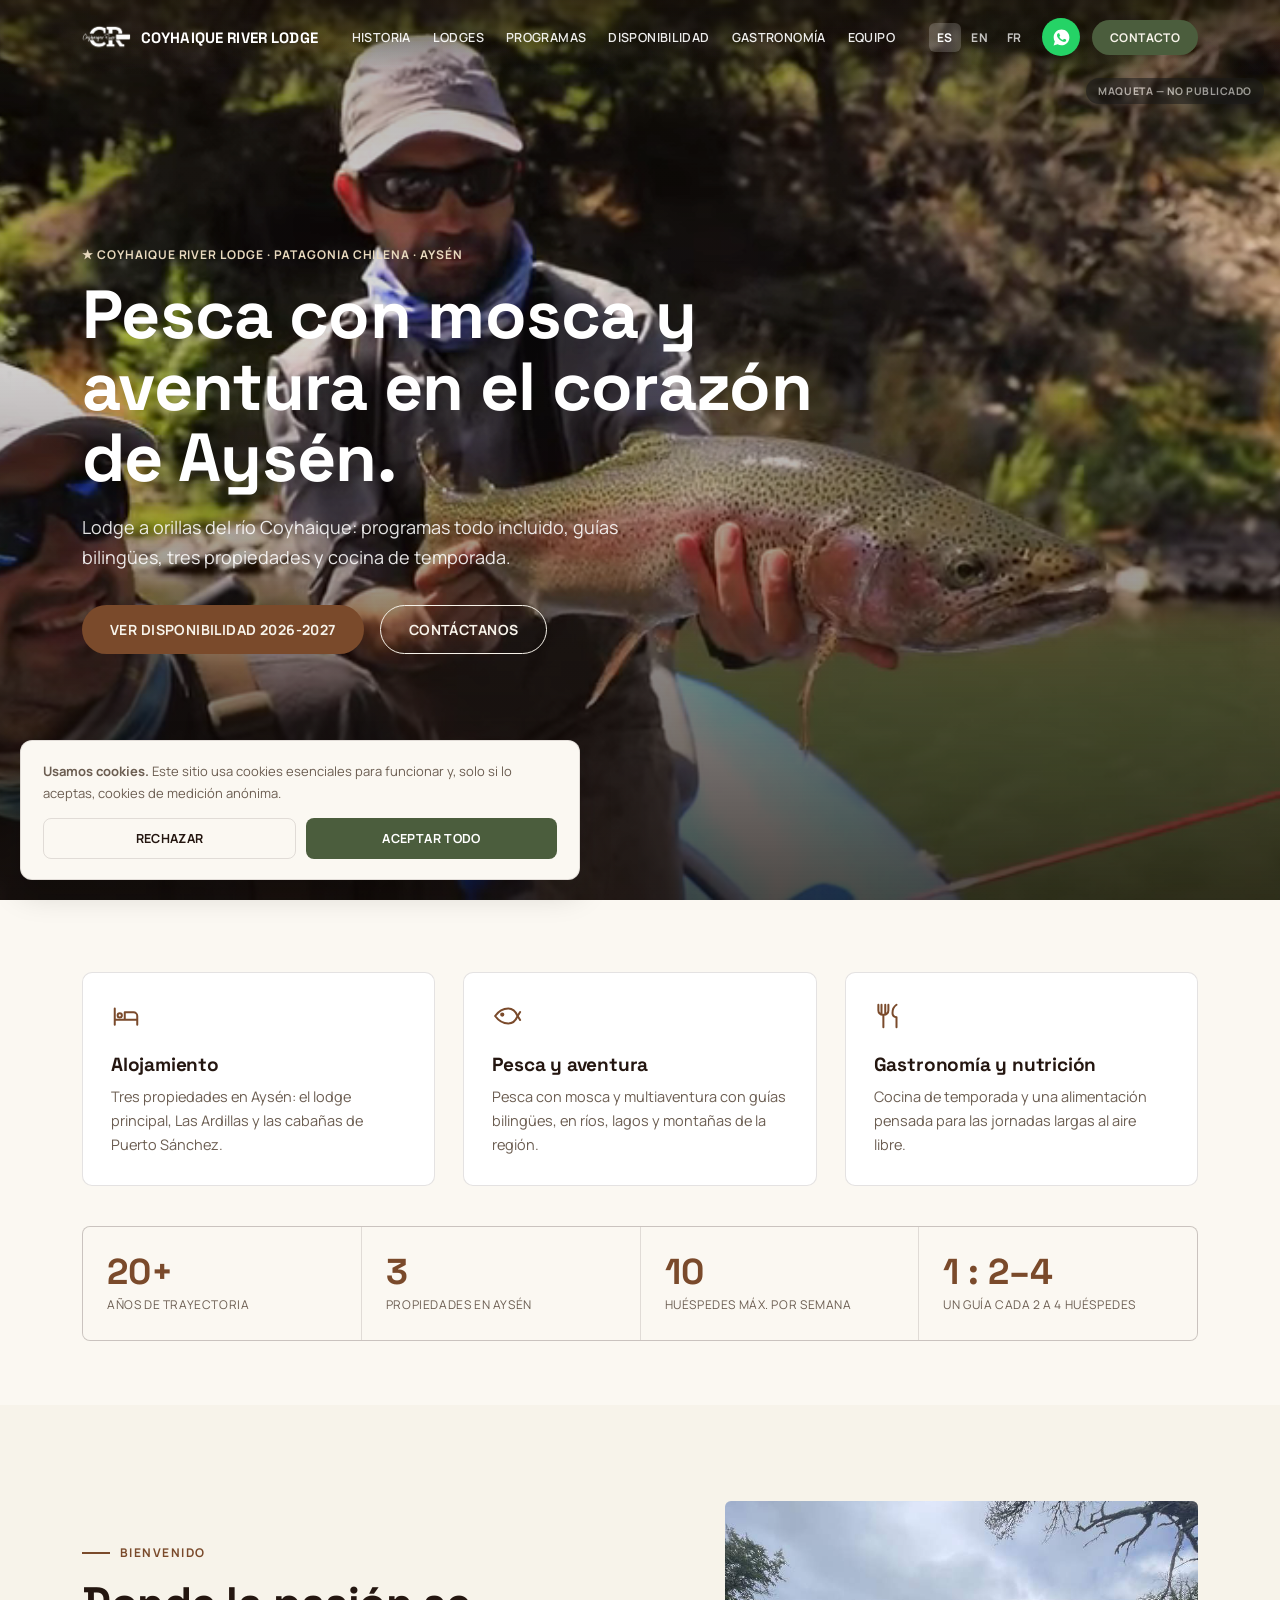
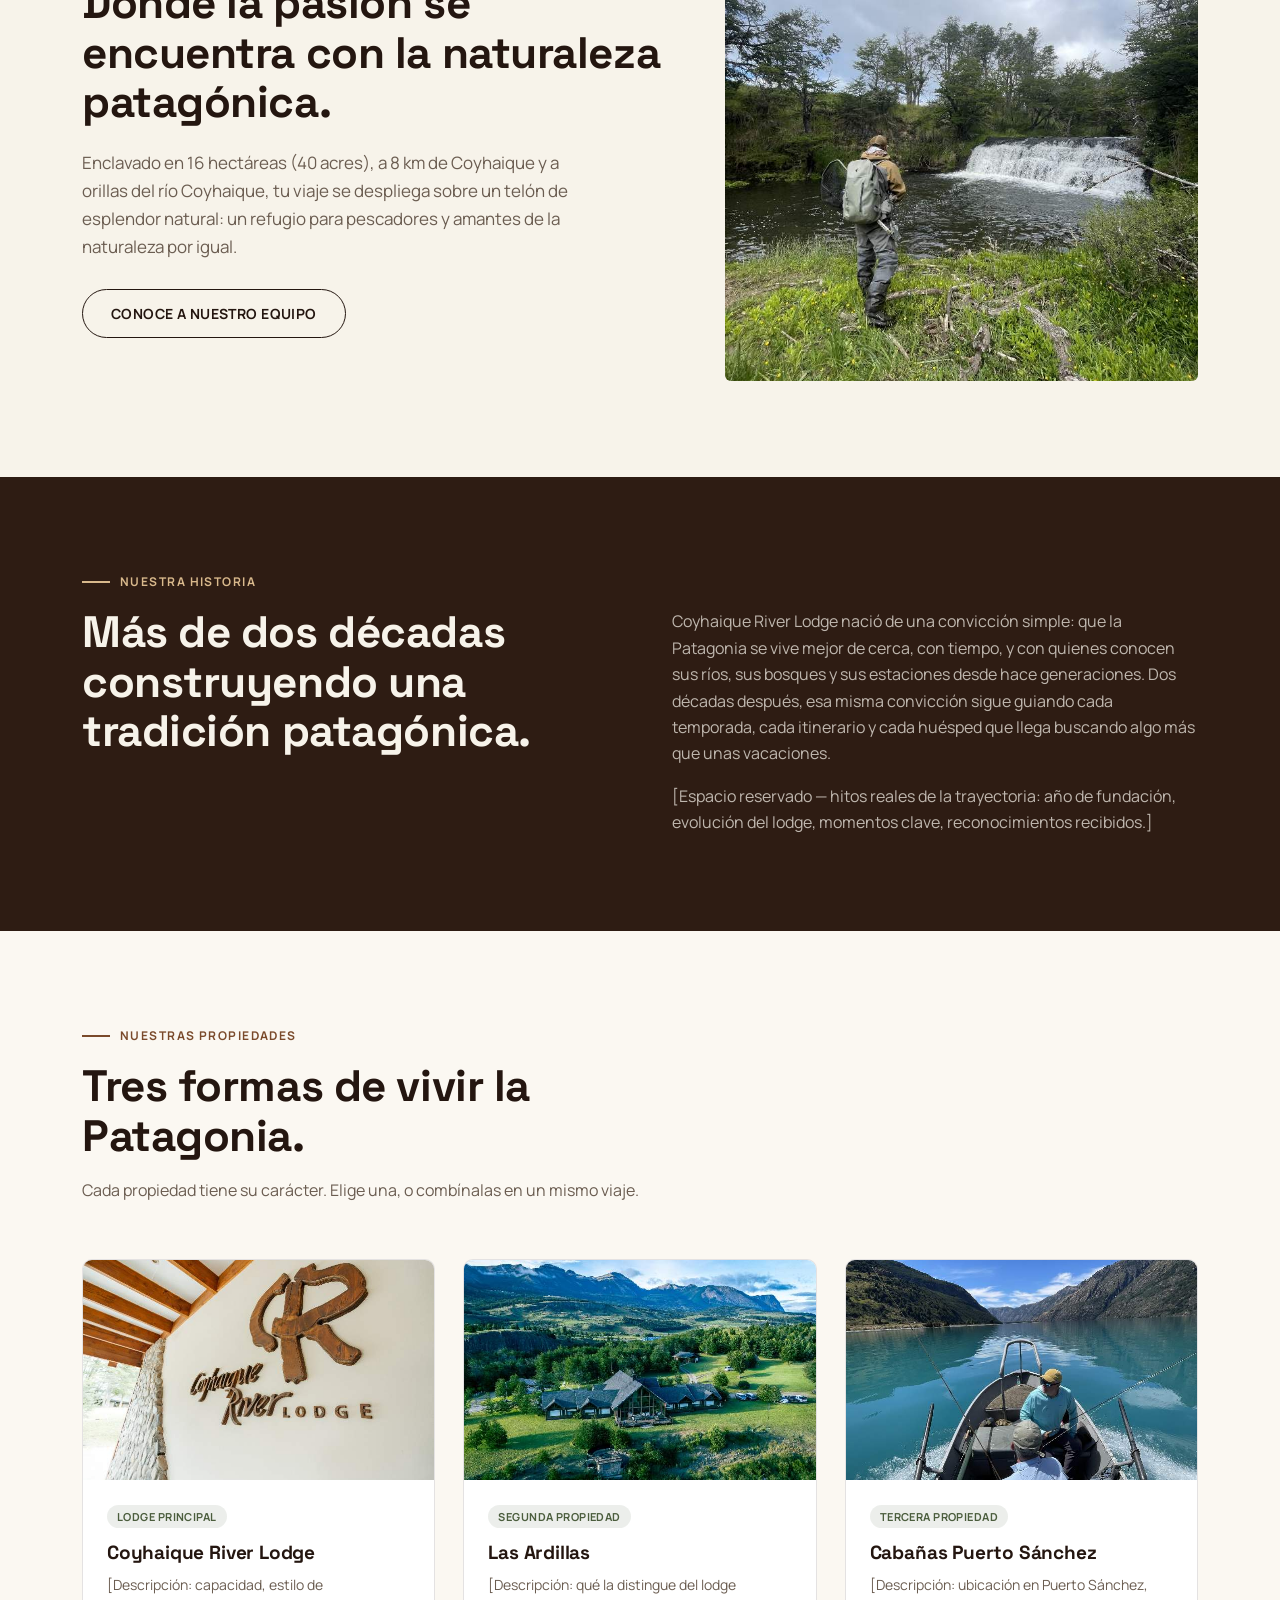
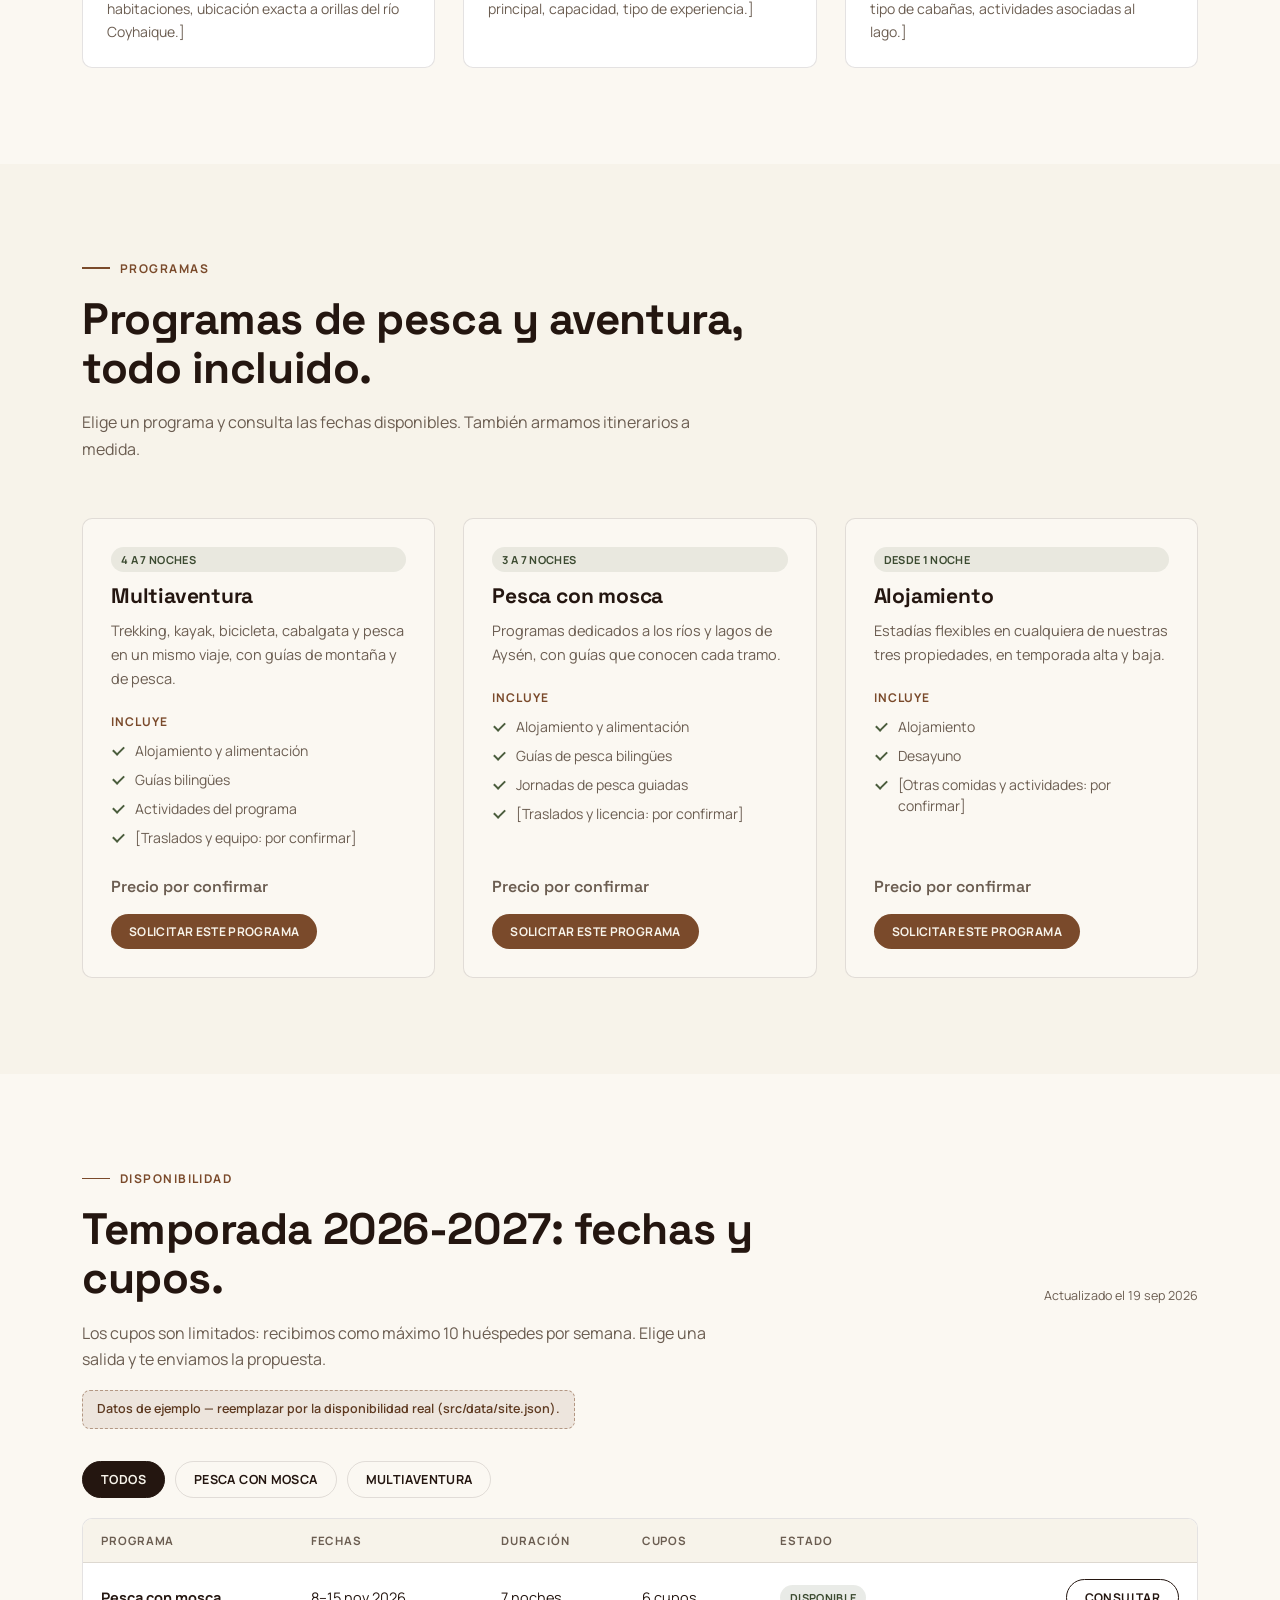
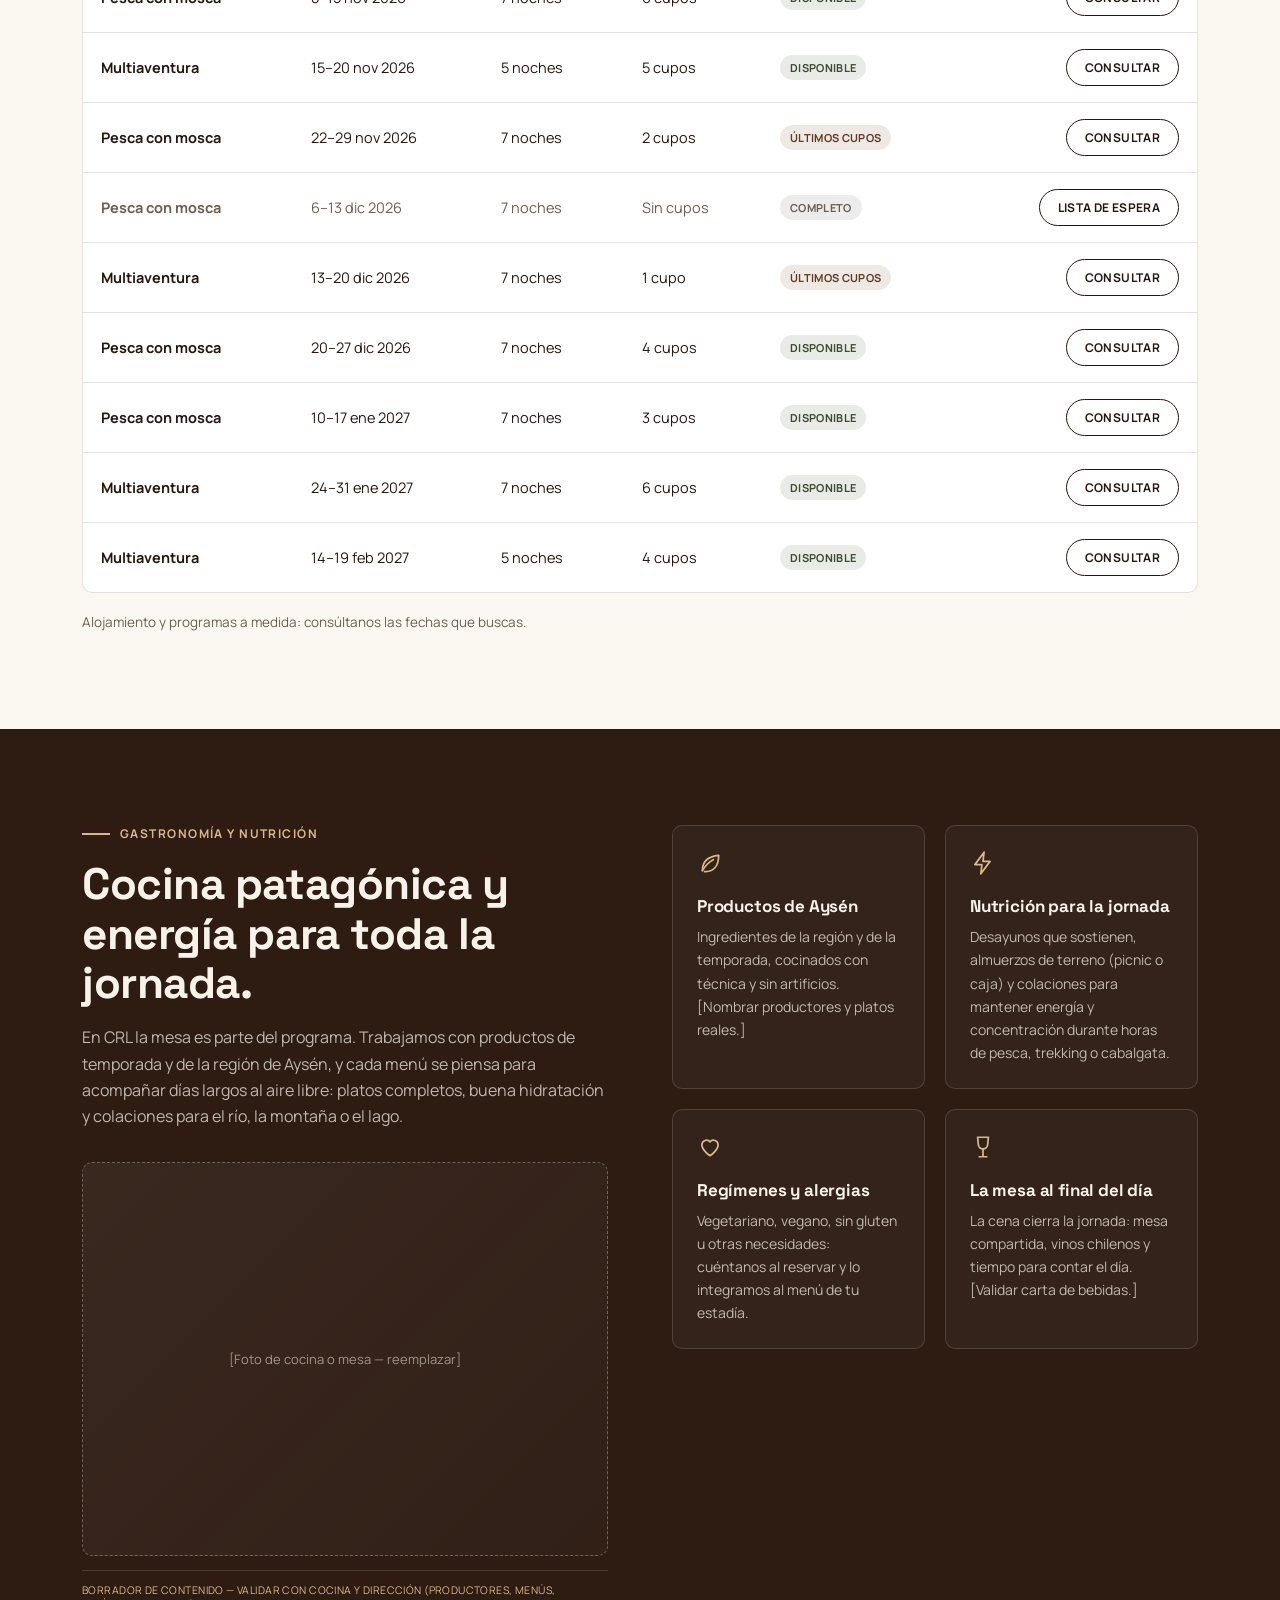
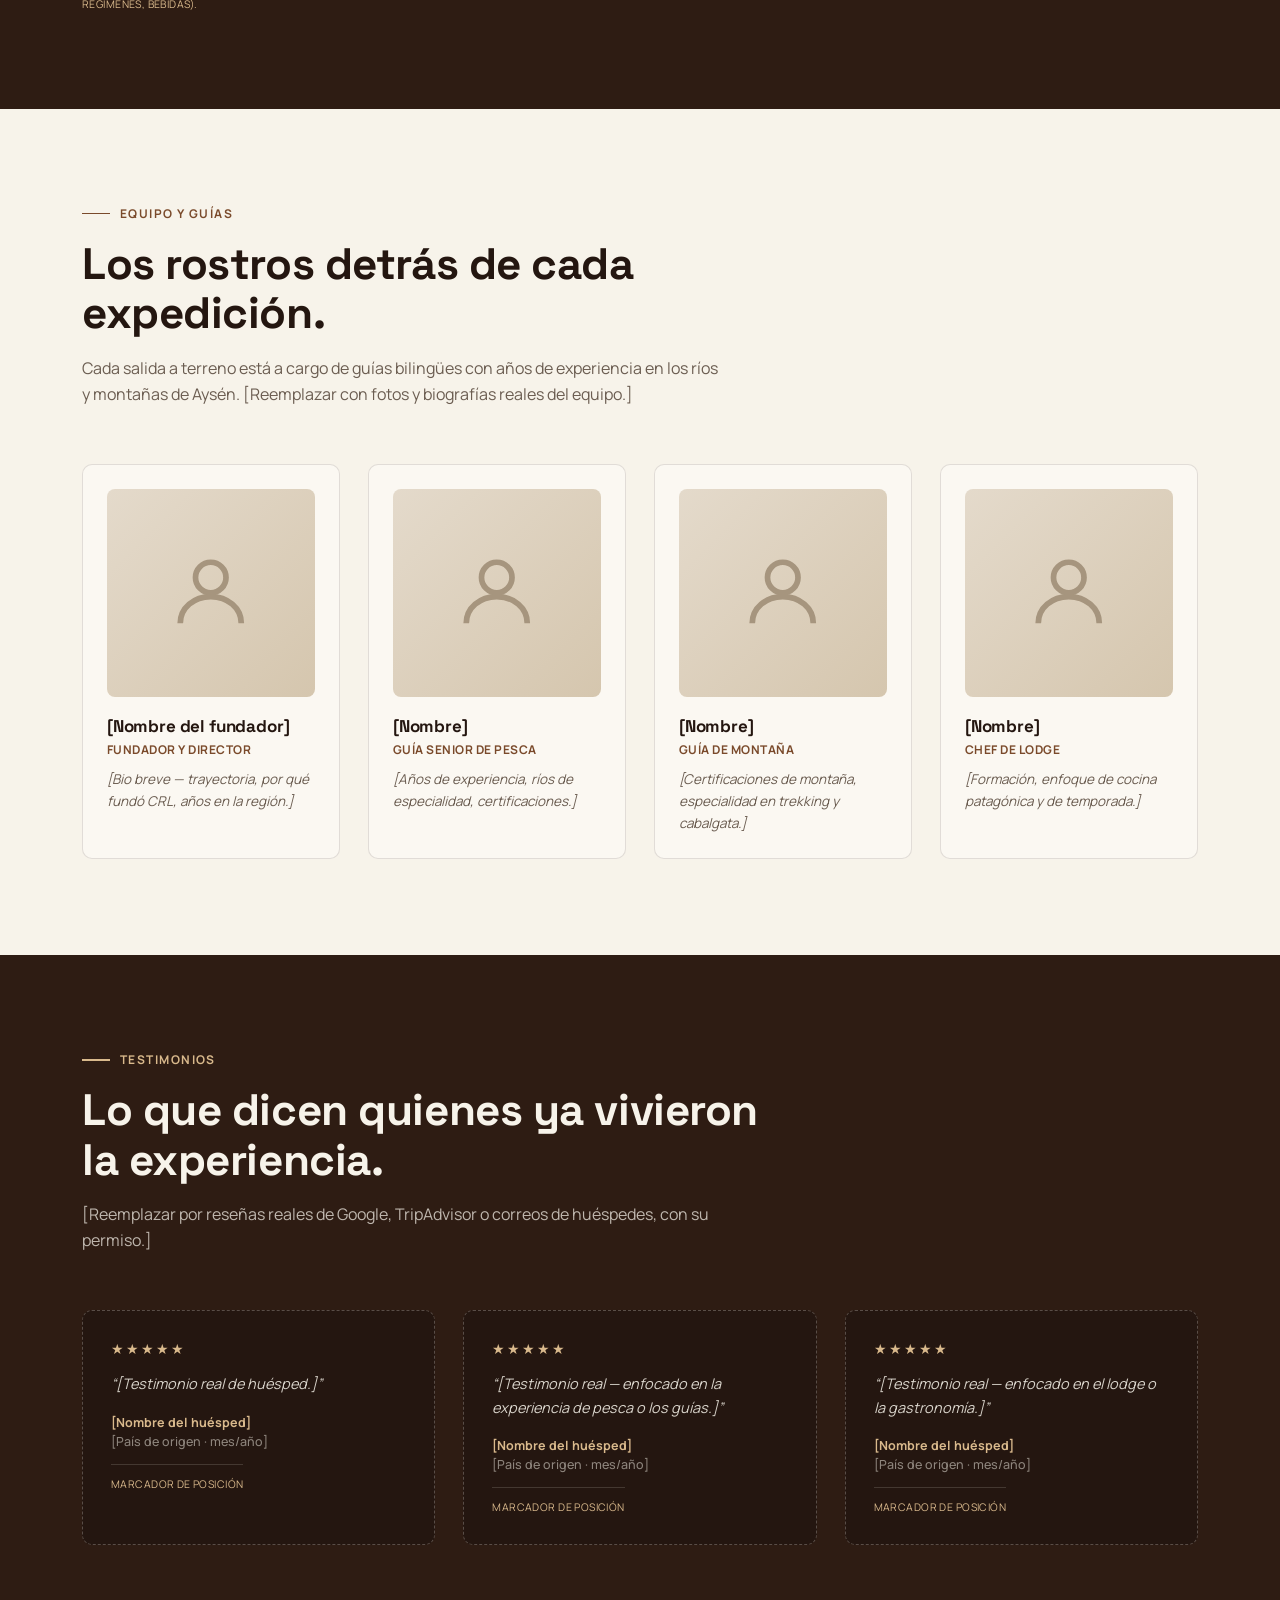
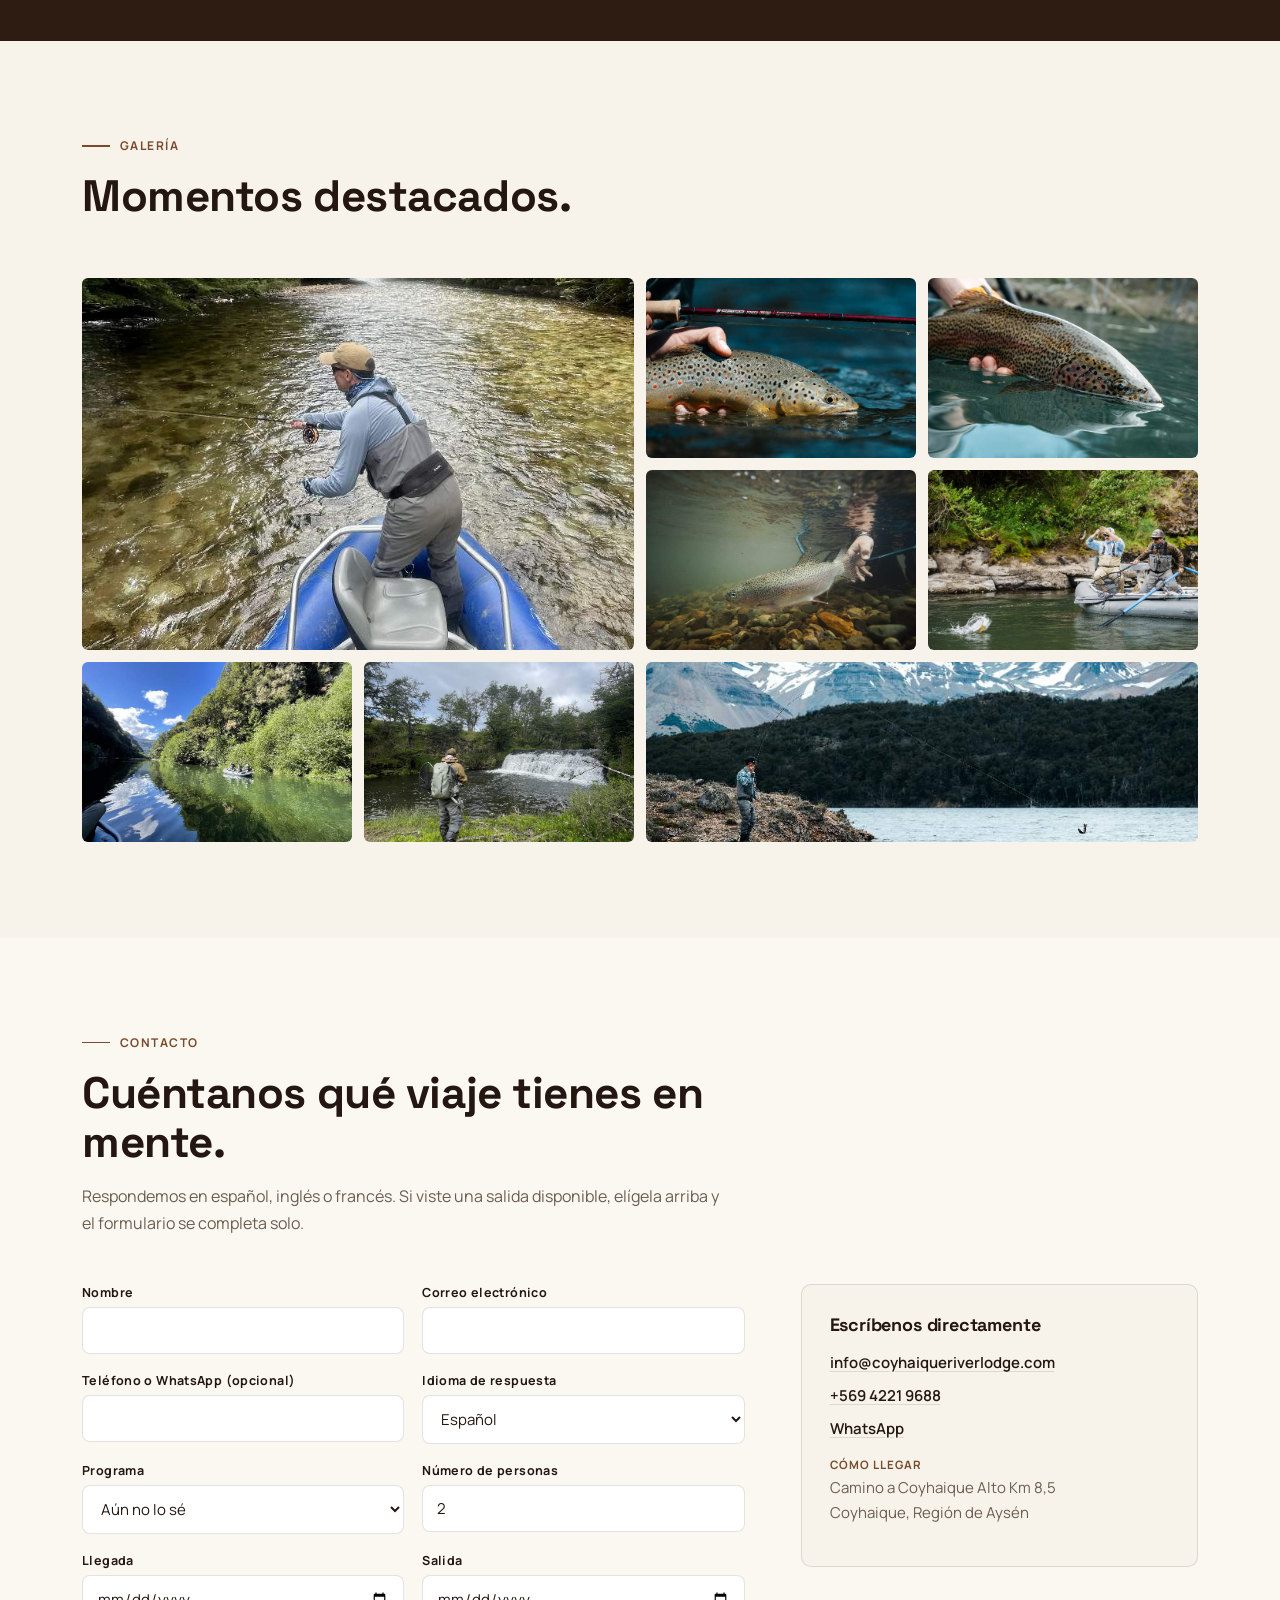
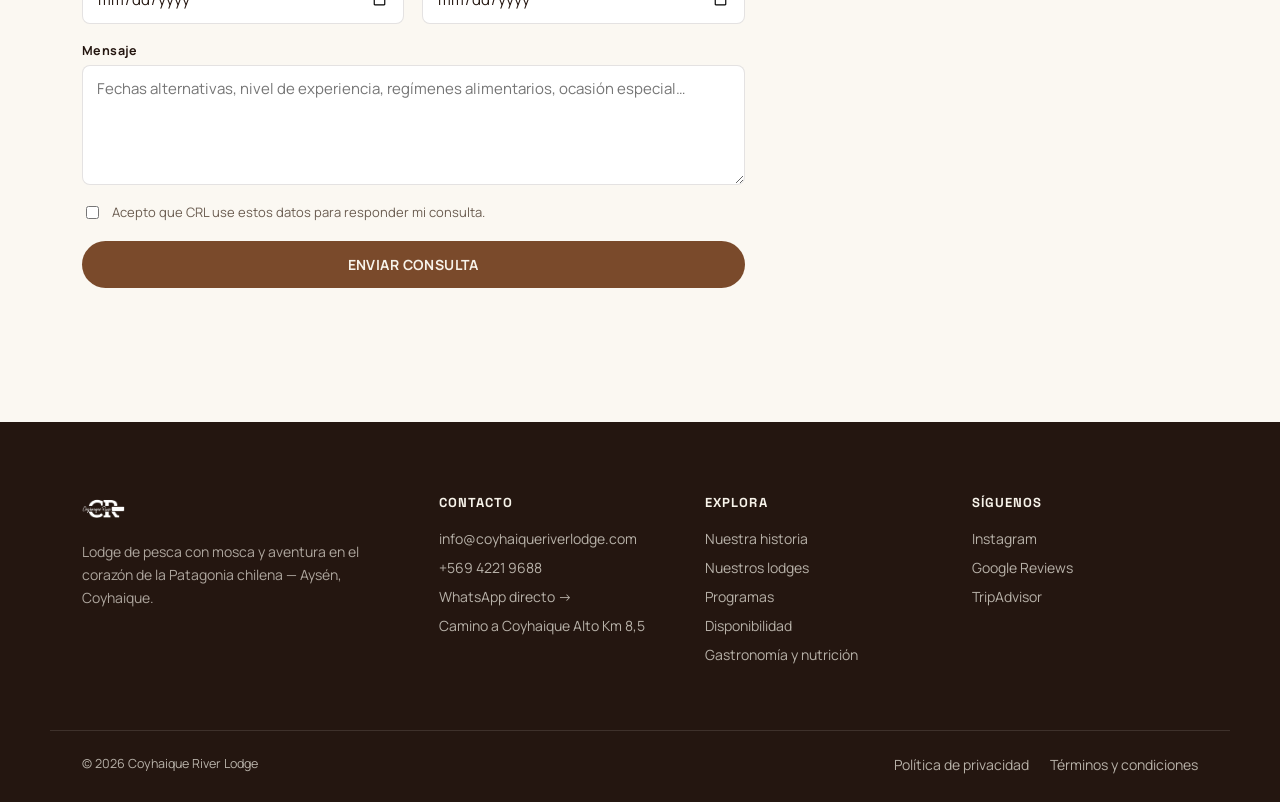
<file: es/index.html>
<!DOCTYPE html>
<html lang="es">
<head>
<meta charset="UTF-8">
<meta name="viewport" content="width=device-width, initial-scale=1.0">
<title>Coyhaique River Lodge — Pesca con mosca y aventura en Aysén, Patagonia</title>
<meta name="description" content="Lodge de pesca con mosca y aventura a orillas del río Coyhaique, Patagonia chilena. Programas todo incluido, guías bilingües, cocina de temporada y disponibilidad 2026-2027.">
<meta name="robots" content="noindex, nofollow">
<link rel="canonical" href="https://coyhaiqueriverlodge.com/es/">
<link rel="alternate" hreflang="es" href="https://coyhaiqueriverlodge.com/es/">
<link rel="alternate" hreflang="en" href="https://coyhaiqueriverlodge.com/en/">
<link rel="alternate" hreflang="fr" href="https://coyhaiqueriverlodge.com/fr/">
<link rel="alternate" hreflang="x-default" href="https://coyhaiqueriverlodge.com/">
<meta property="og:type" content="website">
<meta property="og:site_name" content="Coyhaique River Lodge">
<meta property="og:title" content="Coyhaique River Lodge — Pesca con mosca y aventura en Aysén, Patagonia">
<meta property="og:description" content="Lodge de pesca con mosca y aventura a orillas del río Coyhaique, Patagonia chilena. Programas todo incluido, guías bilingües, cocina de temporada y disponibilidad 2026-2027.">
<meta property="og:url" content="https://coyhaiqueriverlodge.com/es/">
<meta property="og:image" content="https://coyhaiqueriverlodge.com/assets/img/hero-poster.jpg">
<meta property="og:image:alt" content="Pescador sosteniendo una trucha en un río de la Patagonia chilena">
<meta property="og:locale" content="es_CL">
<meta property="og:locale:alternate" content="en_US">
<meta property="og:locale:alternate" content="fr_FR">
<meta name="twitter:card" content="summary_large_image">
<link rel="icon" type="image/png" href="../assets/img/logo.png">
<link rel="preconnect" href="https://fonts.googleapis.com">
<link rel="preconnect" href="https://fonts.gstatic.com" crossorigin>
<link href="https://fonts.googleapis.com/css2?family=Space+Grotesk:wght@500;600;700&family=Manrope:wght@400;500;600;700;800&display=swap" rel="stylesheet">
<link rel="stylesheet" href="../assets/site.css?v=ed4b5b36">
<script type="application/ld+json">{"@context": "https://schema.org", "@type": "LodgingBusiness", "name": "Coyhaique River Lodge", "url": "https://coyhaiqueriverlodge.com/es/", "description": "Lodge de pesca con mosca y aventura a orillas del río Coyhaique, Patagonia chilena. Programas todo incluido, guías bilingües, cocina de temporada y disponibilidad 2026-2027.", "image": "https://coyhaiqueriverlodge.com/assets/img/hero-poster.jpg", "telephone": "+56942219688", "email": "info@coyhaiqueriverlodge.com", "address": {"@type": "PostalAddress", "streetAddress": "Camino a Coyhaique Alto Km 8,5", "addressLocality": "Coyhaique", "addressRegion": "Región de Aysén", "addressCountry": "CL"}, "inLanguage": "es", "contactPoint": {"@type": "ContactPoint", "contactType": "reservations", "telephone": "+56942219688", "email": "info@coyhaiqueriverlodge.com", "availableLanguage": ["es", "en", "fr"]}}</script>
</head>
<body>
<script>try{if(sessionStorage.getItem("crl_open")==="1"){document.body.className="revealed instant"}}catch(e){}</script>
<a class="skip-link" href="#main">Saltar al contenido</a>
<div class="mockup-tag">Maqueta — no publicado</div>

<!-- ============ HEADER ============ -->
<header class="site" id="siteHeader">
  <div class="wrap nav-inner">
    <a class="nav-logo" href="#top">
      <img src="../assets/img/logo.png" alt="Coyhaique River Lodge" width="49" height="34">
      <span>COYHAIQUE RIVER LODGE</span>
    </a>
    <nav class="links" id="mainNav" aria-label="Principal">
      <a href="#history">Historia</a>
<a href="#lodges">Lodges</a>
<a href="#programs">Programas</a>
<a href="#availability">Disponibilidad</a>
<a href="#cuisine">Gastronomía</a>
<a href="#team">Equipo</a>
<a class="only-mobile" href="#contact">Contacto</a>
    </nav>
    <div class="nav-cta">
      <div class="lang-switch" role="group" aria-label="Idioma">
        <a href="../es/" hreflang="es" lang="es" data-lang="es" title="Español" aria-current="true">ES</a>
<a href="../en/" hreflang="en" lang="en" data-lang="en" title="English">EN</a>
<a href="../fr/" hreflang="fr" lang="fr" data-lang="fr" title="Français">FR</a>
      </div>
      <a class="whatsapp-btn" href="https://wa.me/56942219688" aria-label="Escríbenos por WhatsApp" target="_blank" rel="noopener">
        <svg viewBox="0 0 24 24" width="19" height="19" fill="currentColor" aria-hidden="true"><path d="M12.04 2C6.58 2 2.13 6.45 2.13 11.91c0 1.87.5 3.62 1.44 5.16L2 22l5.09-1.53a9.85 9.85 0 0 0 4.95 1.33c5.46 0 9.91-4.45 9.91-9.91S17.5 2 12.04 2zm5.8 14.1c-.24.68-1.4 1.3-1.93 1.38-.5.08-1.12.11-1.8-.11-.42-.13-.96-.3-1.65-.6-2.9-1.25-4.79-4.16-4.93-4.35-.14-.19-1.18-1.57-1.18-3s.74-2.12 1-2.41c.26-.29.57-.36.76-.36.19 0 .38 0 .55.01.18.01.42-.07.65.5.24.58.82 2 .89 2.15.07.15.12.33.02.53-.1.2-.15.32-.3.5-.15.18-.3.4-.43.53-.14.14-.29.29-.12.58.17.29.76 1.26 1.63 2.04 1.12 1 2.06 1.31 2.35 1.45.29.14.46.12.63-.07.17-.19.72-.83.91-1.12.19-.29.38-.24.63-.14.25.1 1.6.75 1.87.89.27.14.46.21.52.33.07.12.07.68-.17 1.36z"/></svg>
      </a>
      <a class="btn btn-olive btn-sm" href="#contact">Contacto</a>
      <button class="menu-toggle" id="menuToggle" type="button" aria-label="Menú" aria-expanded="false" aria-controls="mainNav">
        <svg width="22" height="22" viewBox="0 0 24 24" fill="none" stroke="currentColor" stroke-width="2" aria-hidden="true"><line x1="3" y1="6" x2="21" y2="6"/><line x1="3" y1="12" x2="21" y2="12"/><line x1="3" y1="18" x2="21" y2="18"/></svg>
      </button>
    </div>
  </div>
</header>

<main id="main">

<!-- ============ HERO ============ -->
<div class="hero" id="top">
  <img class="poster" src="../assets/img/hero-poster.jpg" alt="Pescador sosteniendo una trucha en un río de la Patagonia chilena" fetchpriority="high">
  <video id="heroVideo" muted playsinline preload="none" aria-hidden="true"
         data-mp4="../assets/video/hero.mp4" data-webm="../assets/video/hero.webm" data-hls="https://coyhaiqueriverlodge.com/media/videos/13/master.m3u8"></video>
  <div class="hero-cue" aria-hidden="true">
    <img class="cue-logo" id="heroCueLogo" src="../assets/img/logo-hero.png" alt="">
  </div>
  <div class="hero-content">
    <span class="badge">★ Coyhaique River Lodge · Patagonia chilena · Aysén</span>
    <h1>Pesca con mosca y aventura en el corazón de Aysén.</h1>
    <p class="lead">Lodge a orillas del río Coyhaique: programas todo incluido, guías bilingües, tres propiedades y cocina de temporada.</p>
    <div class="hero-actions">
      <a class="btn btn-terracotta" href="#availability">Ver disponibilidad 2026-2027</a>
      <a class="btn btn-outline" href="#contact">Contáctanos</a>
    </div>
  </div>
  <div class="scroll-cue" aria-hidden="true"><span class="line"></span>Scroll</div>
</div>

<!-- ============ PILARES + CIFRAS ============ -->
<section class="pillars section-paper">
  <div class="wrap">
    <div class="pillar-grid">
      <a class="pillar" href="#lodges"><svg viewBox="0 0 24 24" fill="none" stroke="currentColor" stroke-width="1.6" stroke-linecap="round" stroke-linejoin="round" aria-hidden="true"><path d="M3 19V6M3 15h18v4M21 15v-3a3 3 0 0 0-3-3h-7v6"/><circle cx="7" cy="11.5" r="1.7"/></svg><h3>Alojamiento</h3><p>Tres propiedades en Aysén: el lodge principal, Las Ardillas y las cabañas de Puerto Sánchez.</p></a>
<a class="pillar" href="#programs"><svg viewBox="0 0 24 24" fill="none" stroke="currentColor" stroke-width="1.6" stroke-linecap="round" stroke-linejoin="round" aria-hidden="true"><path d="M2.5 12c3-4.2 7-6 10.5-6 3 0 5.6 1.5 7.5 6-1.9 4.5-4.5 6-7.5 6-3.5 0-7.5-1.8-10.5-6z"/><path d="M20.5 12l2 -3.2M20.5 12l2 3.2"/><circle cx="8.2" cy="10.8" r=".9" fill="currentColor"/></svg><h3>Pesca y aventura</h3><p>Pesca con mosca y multiaventura con guías bilingües, en ríos, lagos y montañas de la región.</p></a>
<a class="pillar" href="#cuisine"><svg viewBox="0 0 24 24" fill="none" stroke="currentColor" stroke-width="1.6" stroke-linecap="round" stroke-linejoin="round" aria-hidden="true"><path d="M6 3v7M9 3v7M3.5 3v4.5A3.5 3.5 0 0 0 7 11h1a3.5 3.5 0 0 0 3.5-3.5V3M7.5 11v10M18 3c-2.2 1.4-3.2 3.8-3.2 6.5 0 2 1 3.2 3.2 3.5V21"/></svg><h3>Gastronomía y nutrición</h3><p>Cocina de temporada y una alimentación pensada para las jornadas largas al aire libre.</p></a>
    </div>
    <div class="stat-row">
      <div class="stat"><b>20+</b><span>Años de trayectoria</span></div>
<div class="stat"><b>3</b><span>Propiedades en Aysén</span></div>
<div class="stat"><b>10</b><span>Huéspedes máx. por semana</span></div>
<div class="stat"><b>1 : 2–4</b><span>Un guía cada 2 a 4 huéspedes</span></div>
    </div>
  </div>
</section>

<!-- ============ BIENVENIDA ============ -->
<section class="section-cream">
  <div class="wrap welcome-grid">
    <div>
      <div class="eyebrow"><span class="rule"></span>Bienvenido</div>
      <h2 class="title">Donde la pasión se encuentra con la naturaleza patagónica.</h2>
      <p class="body">Enclavado en 16 hectáreas (40 acres), a 8 km de Coyhaique y a orillas del río Coyhaique, tu viaje se despliega sobre un telón de esplendor natural: un refugio para pescadores y amantes de la naturaleza por igual.</p>
      <a class="btn btn-outline-dark" href="#team">Conoce a nuestro equipo</a>
    </div>
    <img src="../assets/img/welcome.jpg" alt="Pescador con mosca junto a una cascada en un río de Aysén" width="700" height="933" loading="lazy">
  </div>
</section>

<!-- ============ HISTORIA ============ -->
<section class="section-dark" id="history">
  <div class="wrap">
    <div class="eyebrow"><span class="rule"></span>Nuestra historia</div>
    <div class="historia-body">
      <h2 class="title">Más de dos décadas construyendo una tradición patagónica.</h2>
      <div>
        <p>Coyhaique River Lodge nació de una convicción simple: que la Patagonia se vive mejor de cerca, con tiempo, y con quienes conocen sus ríos, sus bosques y sus estaciones desde hace generaciones. Dos décadas después, esa misma convicción sigue guiando cada temporada, cada itinerario y cada huésped que llega buscando algo más que unas vacaciones.</p>
        <p style="margin-top:16px;">[Espacio reservado — hitos reales de la trayectoria: año de fundación, evolución del lodge, momentos clave, reconocimientos recibidos.]</p>
      </div>
    </div>
  </div>
</section>

<!-- ============ LODGES ============ -->
<section class="section-paper" id="lodges">
  <div class="wrap">
    <div class="eyebrow"><span class="rule"></span>Nuestras propiedades</div>
    <h2 class="title">Tres formas de vivir la Patagonia.</h2>
    <p class="section-intro">Cada propiedad tiene su carácter. Elige una, o combínalas en un mismo viaje.</p>
    <div class="lodges-grid">
      <article class="lodge-card"><img src="../assets/img/lodge-principal.jpg" alt="Letrero de Coyhaique River Lodge en la entrada del lodge principal" width="700" height="467" loading="lazy"><div class="body"><span class="tag">Lodge principal</span><h3>Coyhaique River Lodge</h3><p>[Descripción: capacidad, estilo de habitaciones, ubicación exacta a orillas del río Coyhaique.]</p></div></article>
<article class="lodge-card"><img src="../assets/img/lodge-las-ardillas.jpg" alt="Vista aérea de un lodge entre bosque y praderas con montañas al fondo" width="700" height="394" loading="lazy"><div class="body"><span class="tag">Segunda propiedad</span><h3>Las Ardillas</h3><p>[Descripción: qué la distingue del lodge principal, capacidad, tipo de experiencia.]</p></div></article>
<article class="lodge-card"><img src="../assets/img/lodge-puerto-sanchez.jpg" alt="Dos pescadores en un bote sobre un lago turquesa rodeado de montañas" width="700" height="933" loading="lazy"><div class="body"><span class="tag">Tercera propiedad</span><h3>Cabañas Puerto Sánchez</h3><p>[Descripción: ubicación en Puerto Sánchez, tipo de cabañas, actividades asociadas al lago.]</p></div></article>
    </div>
  </div>
</section>

<!-- ============ PROGRAMAS ============ -->
<section class="section-cream" id="programs">
  <div class="wrap">
    <div class="eyebrow"><span class="rule"></span>Programas</div>
    <h2 class="title">Programas de pesca y aventura, todo incluido.</h2>
    <p class="section-intro">Elige un programa y consulta las fechas disponibles. También armamos itinerarios a medida.</p>
    <div class="prog-grid">
      <article class="prog-card"><span class="pill pill-dur">4 a 7 noches</span><h3>Multiaventura</h3><p>Trekking, kayak, bicicleta, cabalgata y pesca en un mismo viaje, con guías de montaña y de pesca.</p><h4>Incluye</h4><ul class="check-list"><li>Alojamiento y alimentación</li><li>Guías bilingües</li><li>Actividades del programa</li><li>[Traslados y equipo: por confirmar]</li></ul><div class="prog-foot"><p class="prog-price tbc">Precio por confirmar</p><a class="btn btn-terracotta btn-sm" href="#contact" data-slot-program="multi">Solicitar este programa</a></div></article>
<article class="prog-card"><span class="pill pill-dur">3 a 7 noches</span><h3>Pesca con mosca</h3><p>Programas dedicados a los ríos y lagos de Aysén, con guías que conocen cada tramo.</p><h4>Incluye</h4><ul class="check-list"><li>Alojamiento y alimentación</li><li>Guías de pesca bilingües</li><li>Jornadas de pesca guiadas</li><li>[Traslados y licencia: por confirmar]</li></ul><div class="prog-foot"><p class="prog-price tbc">Precio por confirmar</p><a class="btn btn-terracotta btn-sm" href="#contact" data-slot-program="pesca">Solicitar este programa</a></div></article>
<article class="prog-card"><span class="pill pill-dur">Desde 1 noche</span><h3>Alojamiento</h3><p>Estadías flexibles en cualquiera de nuestras tres propiedades, en temporada alta y baja.</p><h4>Incluye</h4><ul class="check-list"><li>Alojamiento</li><li>Desayuno</li><li>[Otras comidas y actividades: por confirmar]</li></ul><div class="prog-foot"><p class="prog-price tbc">Precio por confirmar</p><a class="btn btn-terracotta btn-sm" href="#contact" data-slot-program="aloja">Solicitar este programa</a></div></article>
    </div>
  </div>
</section>

<!-- ============ DISPONIBILIDAD ============ -->
<section class="section-paper" id="availability">
  <div class="wrap">
    <div class="avail-head">
      <div>
        <div class="eyebrow"><span class="rule"></span>Disponibilidad</div>
        <h2 class="title">Temporada 2026-2027: fechas y cupos.</h2>
      </div>
      <div class="avail-meta">Actualizado el 19 sep 2026</div>
    </div>
    <p class="section-intro">Los cupos son limitados: recibimos como máximo 10 huéspedes por semana. Elige una salida y te enviamos la propuesta.</p>
    <p class="sample-banner">Datos de ejemplo — reemplazar por la disponibilidad real (src/data/site.json).</p>
    <div class="filters" role="group" aria-label="Programa">
      <button class="filter-btn" type="button" data-filter="all" aria-pressed="true">Todos</button>
<button class="filter-btn" type="button" data-filter="pesca" aria-pressed="false">Pesca con mosca</button>
<button class="filter-btn" type="button" data-filter="multi" aria-pressed="false">Multiaventura</button>
    </div>
    <table class="avail">
      <thead>
        <tr>
          <th scope="col">Programa</th>
          <th scope="col">Fechas</th>
          <th scope="col">Duración</th>
          <th scope="col">Cupos</th>
          <th scope="col">Estado</th>
          <th scope="col"><span class="sr-only"></span></th>
        </tr>
      </thead>
      <tbody id="availBody">
        <tr data-program="pesca"><td class="prog" data-label="Programa">Pesca con mosca</td><td data-label="Fechas">8–15 nov 2026</td><td data-label="Duración">7 noches</td><td data-label="Cupos">6 cupos</td><td data-label="Estado"><span class="pill pill-live">Disponible</span></td><td class="act"><a class="btn btn-outline-dark btn-sm" href="#contact" data-slot-program="pesca" data-slot-start="2026-11-08" data-slot-end="2026-11-15" data-slot-label="Pesca con mosca · 8–15 nov 2026">Consultar</a></td></tr>
<tr data-program="multi"><td class="prog" data-label="Programa">Multiaventura</td><td data-label="Fechas">15–20 nov 2026</td><td data-label="Duración">5 noches</td><td data-label="Cupos">5 cupos</td><td data-label="Estado"><span class="pill pill-live">Disponible</span></td><td class="act"><a class="btn btn-outline-dark btn-sm" href="#contact" data-slot-program="multi" data-slot-start="2026-11-15" data-slot-end="2026-11-20" data-slot-label="Multiaventura · 15–20 nov 2026">Consultar</a></td></tr>
<tr data-program="pesca"><td class="prog" data-label="Programa">Pesca con mosca</td><td data-label="Fechas">22–29 nov 2026</td><td data-label="Duración">7 noches</td><td data-label="Cupos">2 cupos</td><td data-label="Estado"><span class="pill pill-few">Últimos cupos</span></td><td class="act"><a class="btn btn-outline-dark btn-sm" href="#contact" data-slot-program="pesca" data-slot-start="2026-11-22" data-slot-end="2026-11-29" data-slot-label="Pesca con mosca · 22–29 nov 2026">Consultar</a></td></tr>
<tr data-program="pesca" class="is-full"><td class="prog" data-label="Programa">Pesca con mosca</td><td data-label="Fechas">6–13 dic 2026</td><td data-label="Duración">7 noches</td><td data-label="Cupos">Sin cupos</td><td data-label="Estado"><span class="pill pill-full">Completo</span></td><td class="act"><a class="btn btn-outline-dark btn-sm" href="#contact" data-slot-program="pesca" data-slot-start="2026-12-06" data-slot-end="2026-12-13" data-slot-label="Pesca con mosca · 6–13 dic 2026">Lista de espera</a></td></tr>
<tr data-program="multi"><td class="prog" data-label="Programa">Multiaventura</td><td data-label="Fechas">13–20 dic 2026</td><td data-label="Duración">7 noches</td><td data-label="Cupos">1 cupo</td><td data-label="Estado"><span class="pill pill-few">Últimos cupos</span></td><td class="act"><a class="btn btn-outline-dark btn-sm" href="#contact" data-slot-program="multi" data-slot-start="2026-12-13" data-slot-end="2026-12-20" data-slot-label="Multiaventura · 13–20 dic 2026">Consultar</a></td></tr>
<tr data-program="pesca"><td class="prog" data-label="Programa">Pesca con mosca</td><td data-label="Fechas">20–27 dic 2026</td><td data-label="Duración">7 noches</td><td data-label="Cupos">4 cupos</td><td data-label="Estado"><span class="pill pill-live">Disponible</span></td><td class="act"><a class="btn btn-outline-dark btn-sm" href="#contact" data-slot-program="pesca" data-slot-start="2026-12-20" data-slot-end="2026-12-27" data-slot-label="Pesca con mosca · 20–27 dic 2026">Consultar</a></td></tr>
<tr data-program="pesca"><td class="prog" data-label="Programa">Pesca con mosca</td><td data-label="Fechas">10–17 ene 2027</td><td data-label="Duración">7 noches</td><td data-label="Cupos">3 cupos</td><td data-label="Estado"><span class="pill pill-live">Disponible</span></td><td class="act"><a class="btn btn-outline-dark btn-sm" href="#contact" data-slot-program="pesca" data-slot-start="2027-01-10" data-slot-end="2027-01-17" data-slot-label="Pesca con mosca · 10–17 ene 2027">Consultar</a></td></tr>
<tr data-program="multi"><td class="prog" data-label="Programa">Multiaventura</td><td data-label="Fechas">24–31 ene 2027</td><td data-label="Duración">7 noches</td><td data-label="Cupos">6 cupos</td><td data-label="Estado"><span class="pill pill-live">Disponible</span></td><td class="act"><a class="btn btn-outline-dark btn-sm" href="#contact" data-slot-program="multi" data-slot-start="2027-01-24" data-slot-end="2027-01-31" data-slot-label="Multiaventura · 24–31 ene 2027">Consultar</a></td></tr>
<tr data-program="multi"><td class="prog" data-label="Programa">Multiaventura</td><td data-label="Fechas">14–19 feb 2027</td><td data-label="Duración">5 noches</td><td data-label="Cupos">4 cupos</td><td data-label="Estado"><span class="pill pill-live">Disponible</span></td><td class="act"><a class="btn btn-outline-dark btn-sm" href="#contact" data-slot-program="multi" data-slot-start="2027-02-14" data-slot-end="2027-02-19" data-slot-label="Multiaventura · 14–19 feb 2027">Consultar</a></td></tr>
      </tbody>
    </table>
    <p class="avail-note">Alojamiento y programas a medida: consúltanos las fechas que buscas.</p>
  </div>
</section>

<!-- ============ GASTRONOMIA Y NUTRICION ============ -->
<section class="section-dark" id="cuisine">
  <div class="wrap gastro-grid">
    <div>
      <div class="eyebrow"><span class="rule"></span>Gastronomía y nutrición</div>
      <h2 class="title">Cocina patagónica y energía para toda la jornada.</h2>
      <p class="section-intro">En CRL la mesa es parte del programa. Trabajamos con productos de temporada y de la región de Aysén, y cada menú se piensa para acompañar días largos al aire libre: platos completos, buena hidratación y colaciones para el río, la montaña o el lago.</p>
      <div class="gastro-photo">[Foto de cocina o mesa — reemplazar]</div>
      <span class="placeholder-flag">Borrador de contenido — validar con cocina y dirección (productores, menús, regímenes, bebidas).</span>
    </div>
    <div class="gastro-items">
      <div class="gastro-item"><svg viewBox="0 0 24 24" fill="none" stroke="currentColor" stroke-width="1.6" stroke-linecap="round" stroke-linejoin="round" aria-hidden="true"><path d="M5 19c0-8 5-13 15-14 0 10-5 15-13 15"/><path d="M5 19c3-5 6-8 10-10"/></svg><h3>Productos de Aysén</h3><p>Ingredientes de la región y de la temporada, cocinados con técnica y sin artificios. [Nombrar productores y platos reales.]</p></div>
<div class="gastro-item"><svg viewBox="0 0 24 24" fill="none" stroke="currentColor" stroke-width="1.6" stroke-linecap="round" stroke-linejoin="round" aria-hidden="true"><path d="M13 2 4.5 13.5H11L10 22l8.5-11.5H12z"/></svg><h3>Nutrición para la jornada</h3><p>Desayunos que sostienen, almuerzos de terreno (picnic o caja) y colaciones para mantener energía y concentración durante horas de pesca, trekking o cabalgata.</p></div>
<div class="gastro-item"><svg viewBox="0 0 24 24" fill="none" stroke="currentColor" stroke-width="1.6" stroke-linecap="round" stroke-linejoin="round" aria-hidden="true"><path d="M12 20s-7.5-4.6-7.5-10.2A4.3 4.3 0 0 1 12 7.2a4.3 4.3 0 0 1 7.5 2.6C19.5 15.4 12 20 12 20z"/></svg><h3>Regímenes y alergias</h3><p>Vegetariano, vegano, sin gluten u otras necesidades: cuéntanos al reservar y lo integramos al menú de tu estadía.</p></div>
<div class="gastro-item"><svg viewBox="0 0 24 24" fill="none" stroke="currentColor" stroke-width="1.6" stroke-linecap="round" stroke-linejoin="round" aria-hidden="true"><path d="M7 3h10l-.7 6.5a4.3 4.3 0 0 1-8.6 0z"/><path d="M12 13.8V21M8.5 21h7"/></svg><h3>La mesa al final del día</h3><p>La cena cierra la jornada: mesa compartida, vinos chilenos y tiempo para contar el día. [Validar carta de bebidas.]</p></div>
    </div>
  </div>
</section>

<!-- ============ EQUIPO ============ -->
<section class="section-cream" id="team">
  <div class="wrap">
    <div class="eyebrow"><span class="rule"></span>Equipo y guías</div>
    <h2 class="title">Los rostros detrás de cada expedición.</h2>
    <p class="section-intro">Cada salida a terreno está a cargo de guías bilingües con años de experiencia en los ríos y montañas de Aysén. [Reemplazar con fotos y biografías reales del equipo.]</p>
    <div class="team-grid">
      <div class="team-card"><div class="avatar"><svg viewBox="0 0 24 24" fill="none" stroke="currentColor" stroke-width="1.5" aria-hidden="true"><circle cx="12" cy="8" r="4"/><path d="M4 20c0-4 3.6-7 8-7s8 3 8 7"/></svg></div><h4>[Nombre del fundador]</h4><span class="role">Fundador y director</span><p>[Bio breve — trayectoria, por qué fundó CRL, años en la región.]</p></div>
<div class="team-card"><div class="avatar"><svg viewBox="0 0 24 24" fill="none" stroke="currentColor" stroke-width="1.5" aria-hidden="true"><circle cx="12" cy="8" r="4"/><path d="M4 20c0-4 3.6-7 8-7s8 3 8 7"/></svg></div><h4>[Nombre]</h4><span class="role">Guía senior de pesca</span><p>[Años de experiencia, ríos de especialidad, certificaciones.]</p></div>
<div class="team-card"><div class="avatar"><svg viewBox="0 0 24 24" fill="none" stroke="currentColor" stroke-width="1.5" aria-hidden="true"><circle cx="12" cy="8" r="4"/><path d="M4 20c0-4 3.6-7 8-7s8 3 8 7"/></svg></div><h4>[Nombre]</h4><span class="role">Guía de montaña</span><p>[Certificaciones de montaña, especialidad en trekking y cabalgata.]</p></div>
<div class="team-card"><div class="avatar"><svg viewBox="0 0 24 24" fill="none" stroke="currentColor" stroke-width="1.5" aria-hidden="true"><circle cx="12" cy="8" r="4"/><path d="M4 20c0-4 3.6-7 8-7s8 3 8 7"/></svg></div><h4>[Nombre]</h4><span class="role">Chef de lodge</span><p>[Formación, enfoque de cocina patagónica y de temporada.]</p></div>
    </div>
  </div>
</section>

<!-- ============ TESTIMONIOS ============ -->
<section class="section-dark" id="testimonials">
  <div class="wrap">
    <div class="eyebrow"><span class="rule"></span>Testimonios</div>
    <h2 class="title">Lo que dicen quienes ya vivieron la experiencia.</h2>
    <p class="section-intro">[Reemplazar por reseñas reales de Google, TripAdvisor o correos de huéspedes, con su permiso.]</p>
    <div class="testi-grid">
      <div class="testi-card"><div class="stars" aria-hidden="true">★★★★★</div><p class="quote">“[Testimonio real de huésped.]”</p><div class="who">[Nombre del huésped]<span>[País de origen · mes/año]</span></div><div class="placeholder-flag">Marcador de posición</div></div>
<div class="testi-card"><div class="stars" aria-hidden="true">★★★★★</div><p class="quote">“[Testimonio real — enfocado en la experiencia de pesca o los guías.]”</p><div class="who">[Nombre del huésped]<span>[País de origen · mes/año]</span></div><div class="placeholder-flag">Marcador de posición</div></div>
<div class="testi-card"><div class="stars" aria-hidden="true">★★★★★</div><p class="quote">“[Testimonio real — enfocado en el lodge o la gastronomía.]”</p><div class="who">[Nombre del huésped]<span>[País de origen · mes/año]</span></div><div class="placeholder-flag">Marcador de posición</div></div>
    </div>
  </div>
</section>

<!-- ============ GALERIA ============ -->
<section class="section-cream" id="gallery">
  <div class="wrap">
    <div class="eyebrow"><span class="rule"></span>Galería</div>
    <h2 class="title">Momentos destacados.</h2>
    <div class="gal-grid">
      <a href="../assets/img/gal-1.jpg" target="_blank" rel="noopener" aria-label="Abrir imagen en tamaño completo"><img src="../assets/img/gal-1.jpg" alt="Pescador remando un bote inflable azul por un río de aguas claras entre bosques" width="700" height="1250" loading="lazy"></a>
<a href="../assets/img/gal-2.jpg" target="_blank" rel="noopener" aria-label="Abrir imagen en tamaño completo"><img src="../assets/img/gal-2.jpg" alt="Trucha marrón sostenida en el agua junto a una caña de pescar" width="700" height="467" loading="lazy"></a>
<a href="../assets/img/gal-3.jpg" target="_blank" rel="noopener" aria-label="Abrir imagen en tamaño completo"><img src="../assets/img/gal-3.jpg" alt="Trucha arcoíris con sus manchas visibles, sostenida sobre el agua" width="700" height="467" loading="lazy"></a>
<a href="../assets/img/gal-4.jpg" target="_blank" rel="noopener" aria-label="Abrir imagen en tamaño completo"><img src="../assets/img/gal-4.jpg" alt="Trucha bajo el agua justo antes de ser liberada" width="700" height="467" loading="lazy"></a>
<a href="../assets/img/gal-5.jpg" target="_blank" rel="noopener" aria-label="Abrir imagen en tamaño completo"><img src="../assets/img/gal-5.jpg" alt="Dos pescadores en un bote junto a la orilla rocosa de un río" width="700" height="472" loading="lazy"></a>
<a href="../assets/img/gal-6.jpg" target="_blank" rel="noopener" aria-label="Abrir imagen en tamaño completo"><img src="../assets/img/gal-6.jpg" alt="Bote en un río tranquilo entre bosque, con el cielo reflejado en el agua" width="700" height="525" loading="lazy"></a>
<a href="../assets/img/gal-7.jpg" target="_blank" rel="noopener" aria-label="Abrir imagen en tamaño completo"><img src="../assets/img/gal-7.jpg" alt="Pescador junto a una cascada en un río de Aysén" width="700" height="933" loading="lazy"></a>
<a href="../assets/img/gal-8.jpg" target="_blank" rel="noopener" aria-label="Abrir imagen en tamaño completo"><img src="../assets/img/gal-8.jpg" alt="Pescador en la orilla de un lago con montañas nevadas al fondo" width="700" height="467" loading="lazy"></a>
    </div>
  </div>
</section>

<!-- ============ CONTACTO ============ -->
<section class="section-paper" id="contact">
  <div class="wrap">
    <div class="eyebrow"><span class="rule"></span>Contacto</div>
    <h2 class="title">Cuéntanos qué viaje tienes en mente.</h2>
    <p class="section-intro">Respondemos en español, inglés o francés. Si viste una salida disponible, elígela arriba y el formulario se completa solo.</p>
    <div class="contact-grid">
      <form class="inquiry" id="inquiryForm" method="post" action="#">
        <div class="slot-chip" id="slotChip" role="status"></div>
        <div class="field">
          <label for="f_name">Nombre</label>
          <input id="f_name" name="name" type="text" autocomplete="name" required>
        </div>
        <div class="field">
          <label for="f_email">Correo electrónico</label>
          <input id="f_email" name="email" type="email" autocomplete="email" required>
        </div>
        <div class="field">
          <label for="f_phone">Teléfono o WhatsApp (opcional)</label>
          <input id="f_phone" name="phone" type="tel" autocomplete="tel">
        </div>
        <div class="field">
          <label for="f_lang">Idioma de respuesta</label>
          <select id="f_lang" name="reply_lang">
            <option value="es" selected>Español</option>
<option value="en">English</option>
<option value="fr">Français</option>
          </select>
        </div>
        <div class="field">
          <label for="f_program">Programa</label>
          <select id="f_program" name="program">
            <option value="">Aún no lo sé</option>
            <option value="multi">Multiaventura</option>
<option value="pesca">Pesca con mosca</option>
<option value="aloja">Alojamiento</option>
          </select>
        </div>
        <div class="field">
          <label for="f_guests">Número de personas</label>
          <input id="f_guests" name="guests" type="number" min="1" max="10" value="2" inputmode="numeric">
        </div>
        <div class="field">
          <label for="f_arrival">Llegada</label>
          <input id="f_arrival" name="arrival" type="date">
        </div>
        <div class="field">
          <label for="f_departure">Salida</label>
          <input id="f_departure" name="departure" type="date">
        </div>
        <div class="field full">
          <label for="f_message">Mensaje</label>
          <textarea id="f_message" name="message" placeholder="Fechas alternativas, nivel de experiencia, regímenes alimentarios, ocasión especial…"></textarea>
        </div>
        <div class="hp" aria-hidden="true"><label>Website <input type="text" name="website" tabindex="-1" autocomplete="off"></label></div>
        <input type="hidden" name="slot" id="f_slot" value="">
        <label class="consent field full"><input type="checkbox" name="consent" required><span>Acepto que CRL use estos datos para responder mi consulta.</span></label>
        <div class="field full"><button class="btn btn-terracotta" id="submitBtn" type="submit">Enviar consulta</button></div>
        <div class="form-status" id="formStatus" role="status" aria-live="polite"></div>
      </form>
      <aside class="contact-card">
        <h3>Escríbenos directamente</h3>
        <a href="mailto:info@coyhaiqueriverlodge.com">info@coyhaiqueriverlodge.com</a>
        <a href="tel:+56942219688">+569 4221 9688</a>
        <a href="https://wa.me/56942219688" target="_blank" rel="noopener">WhatsApp</a>
        <small>Cómo llegar</small>
        <p>Camino a Coyhaique Alto Km 8,5<br>Coyhaique, Región de Aysén</p>
      </aside>
    </div>
  </div>
</section>

</main>

<!-- ============ FOOTER ============ -->
<footer id="footer">
  <div class="wrap footer-grid">
    <div>
      <div class="footer-logo"><img src="../assets/img/logo.png" alt="Coyhaique River Lodge" width="43" height="30" loading="lazy"></div>
      <p style="color:rgba(247,243,234,0.65);font-size:14px;max-width:280px;">Lodge de pesca con mosca y aventura en el corazón de la Patagonia chilena — Aysén, Coyhaique.</p>
    </div>
    <div>
      <h5>Contacto</h5>
      <a href="mailto:info@coyhaiqueriverlodge.com">info@coyhaiqueriverlodge.com</a>
      <a href="tel:+56942219688">+569 4221 9688</a>
      <a href="https://wa.me/56942219688" target="_blank" rel="noopener">WhatsApp directo →</a>
      <a href="#contact">Camino a Coyhaique Alto Km 8,5</a>
    </div>
    <div>
      <h5>Explora</h5>
      <a href="#history">Nuestra historia</a>
<a href="#lodges">Nuestros lodges</a>
<a href="#programs">Programas</a>
<a href="#availability">Disponibilidad</a>
<a href="#cuisine">Gastronomía y nutrición</a>
    </div>
    <div>
      <h5>Síguenos</h5>
      <a href="#" target="_blank" rel="noopener">Instagram</a>
<a href="#" target="_blank" rel="noopener">Google Reviews</a>
<a href="#" target="_blank" rel="noopener">TripAdvisor</a>
    </div>
  </div>
  <div class="footer-bottom">
    <span>© 2026 Coyhaique River Lodge</span>
    <span>
      <a href="#">Política de privacidad</a>
      <a href="#">Términos y condiciones</a>
    </span>
  </div>
</footer>

<!-- ============ COOKIES ============ -->
<div class="cookie-banner" id="cookieBanner" role="dialog" aria-live="polite" hidden>
  <p><strong>Usamos cookies.</strong> Este sitio usa cookies esenciales para funcionar y, solo si lo aceptas, cookies de medición anónima.</p>
  <div class="row">
    <button class="cookie-btn cookie-reject" type="button" data-consent="reject">Rechazar</button>
    <button class="cookie-btn cookie-accept" type="button" data-consent="accept">Aceptar todo</button>
  </div>
</div>

<script id="crl-config" type="application/json">{"lang": "es", "formEndpoint": "", "email": "info@coyhaiqueriverlodge.com", "autoRevealMs": 0, "revealOnVideoEnd": true, "noVideoRevealMs": 4000, "videoStartTimeoutMs": 8000, "labels": {"name": "Nombre", "email": "Correo electrónico", "phone": "Teléfono o WhatsApp (opcional)", "reply_lang": "Idioma de respuesta", "program": "Programa", "arrival": "Llegada", "departure": "Salida", "guests": "Número de personas", "message": "Mensaje", "slot_selected": "Salida elegida"}, "msg": {"sending": "Enviando…", "submit": "Enviar consulta", "success": "Gracias. Recibimos tu consulta y te respondemos pronto.", "error": "No pudimos enviar el formulario. Escríbenos por WhatsApp o a info@coyhaiqueriverlodge.com.", "mailto": "Abriendo tu programa de correo con la consulta lista para enviar…"}}</script>
<script src="../assets/site.js?v=ed4b5b36" defer></script>
</body>
</html>
</file>
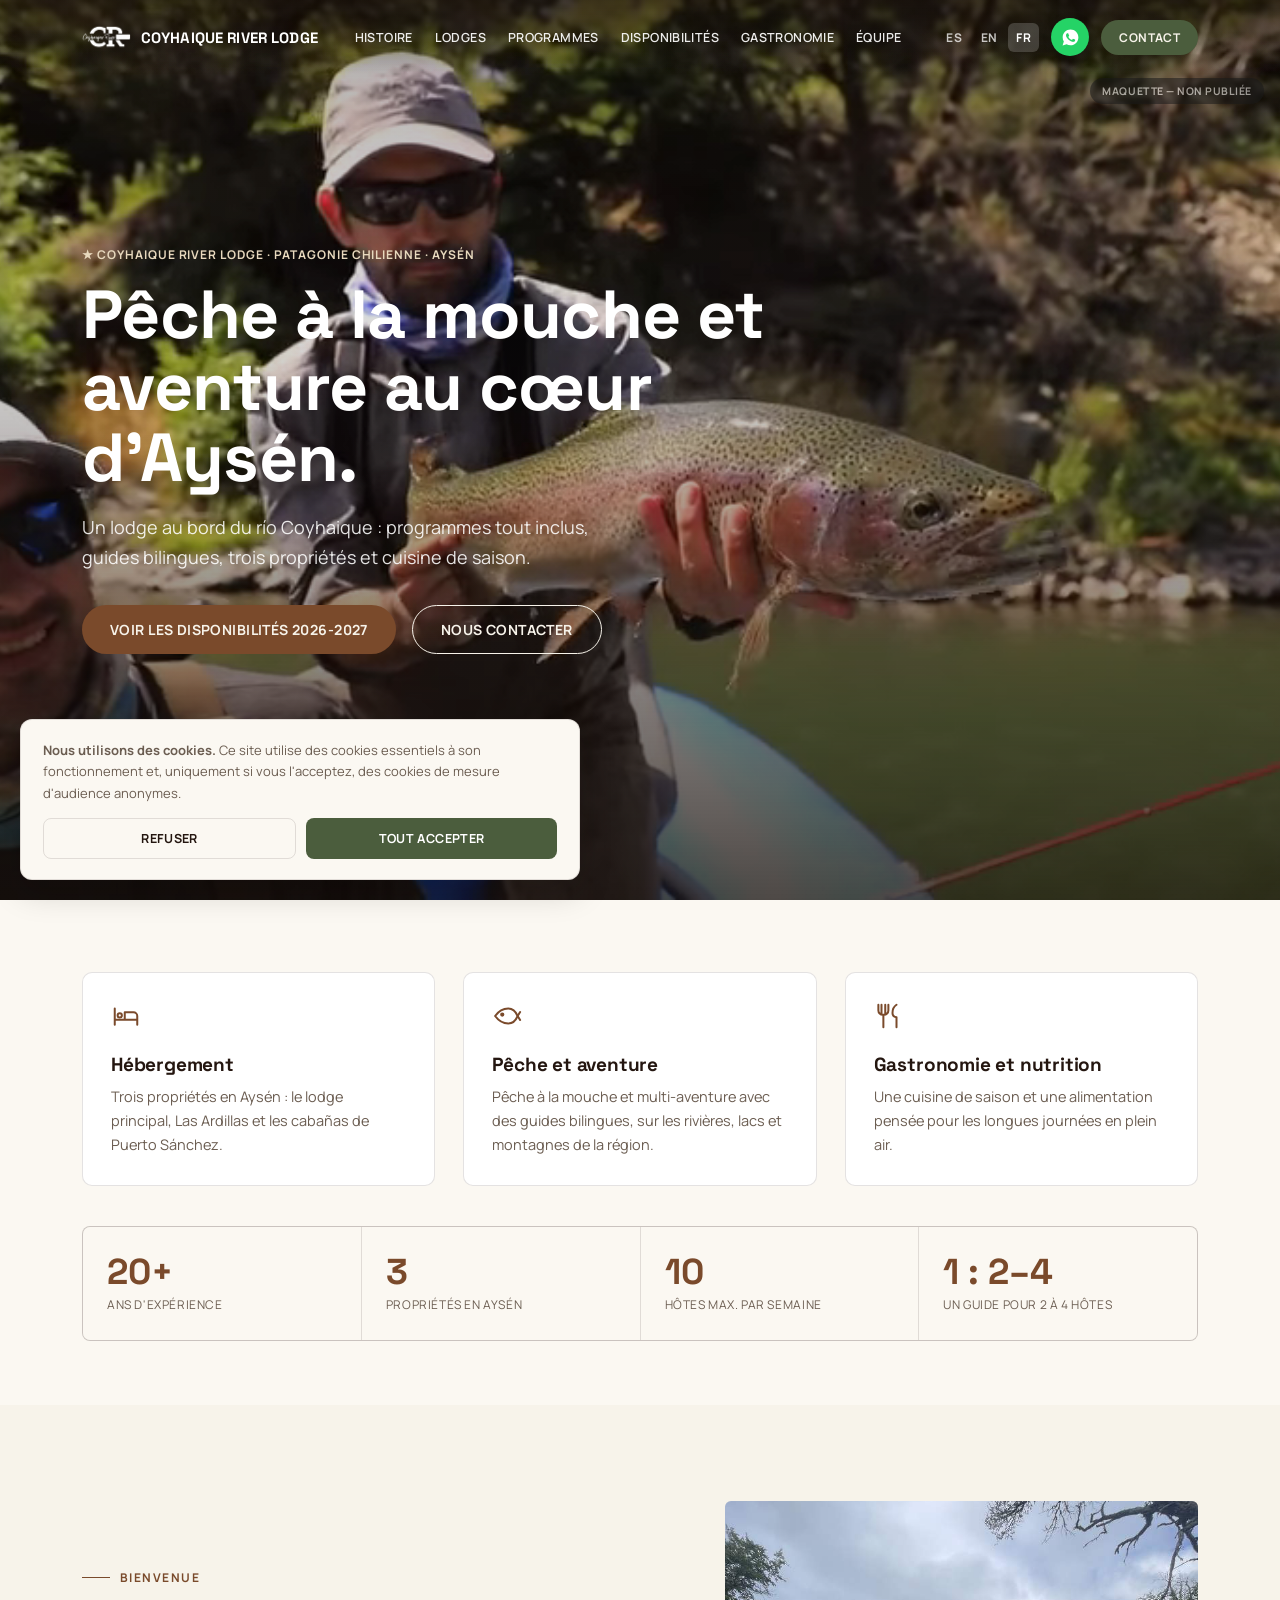
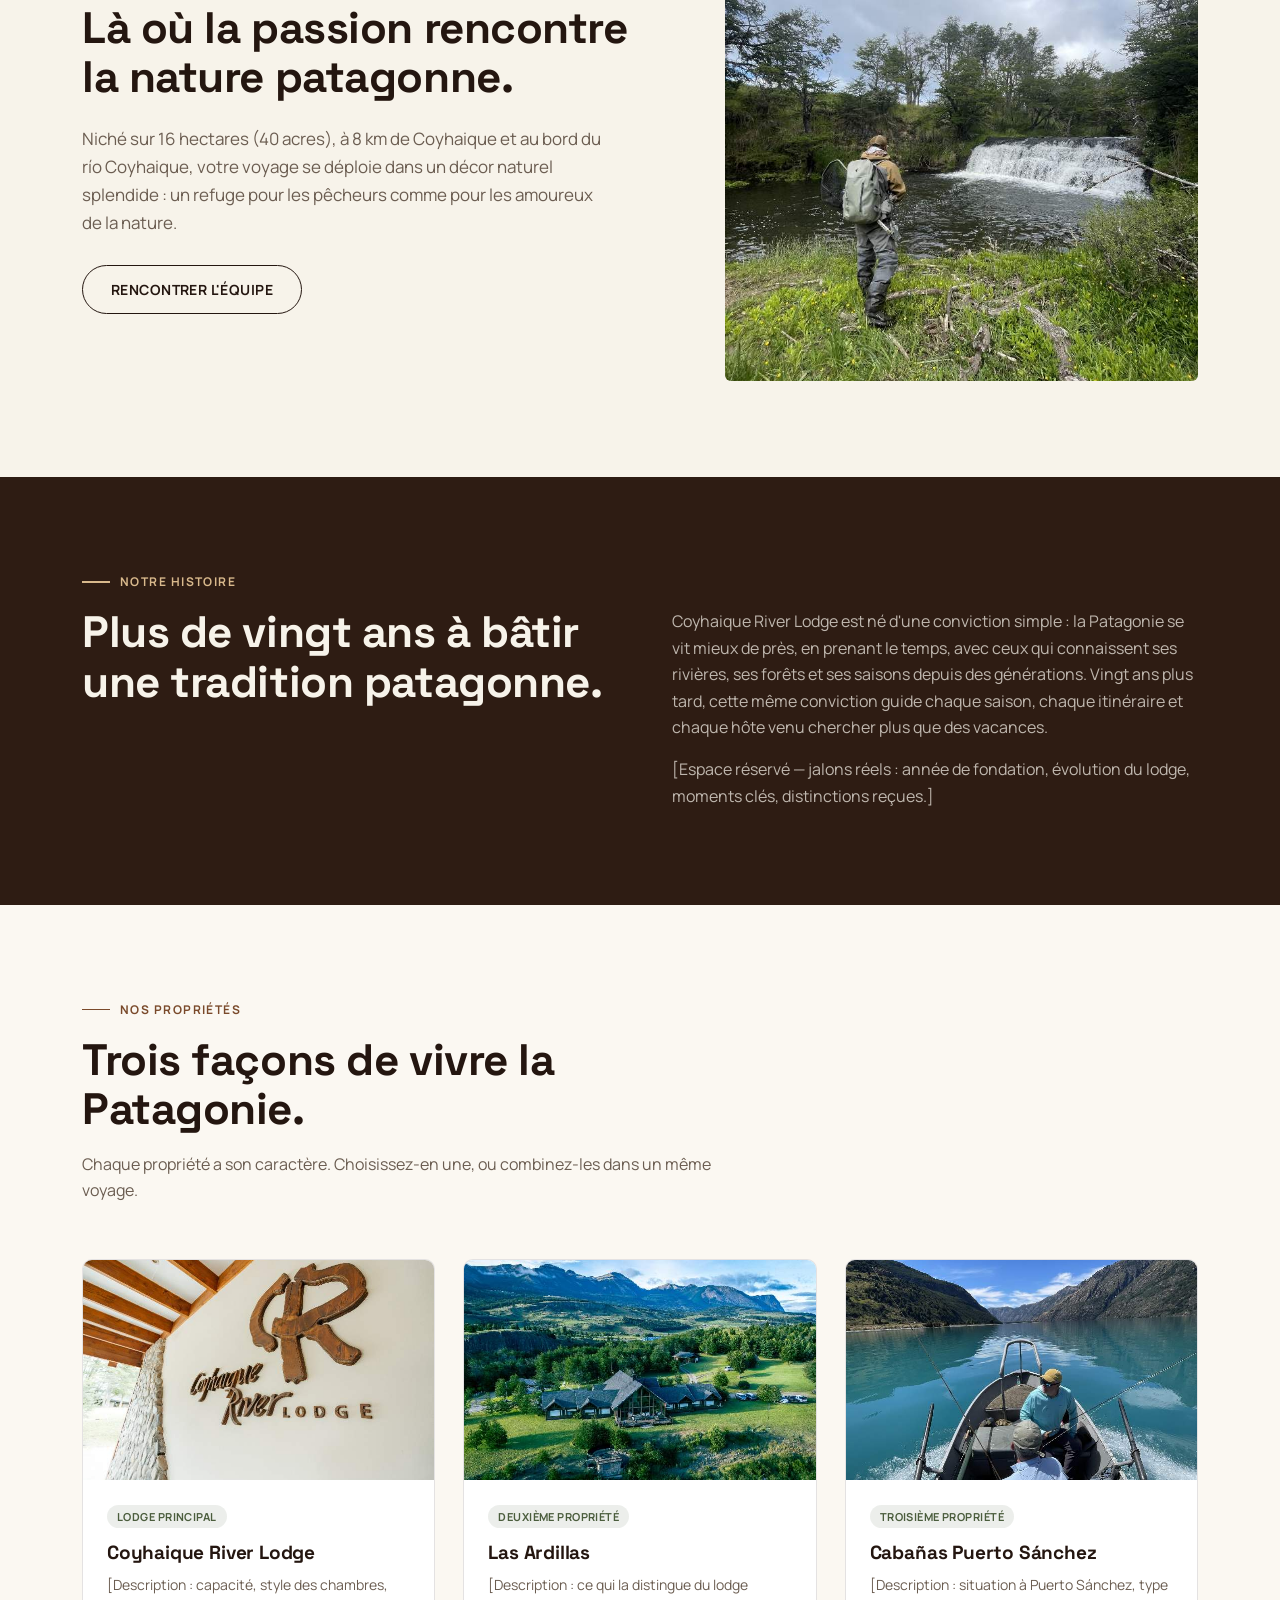
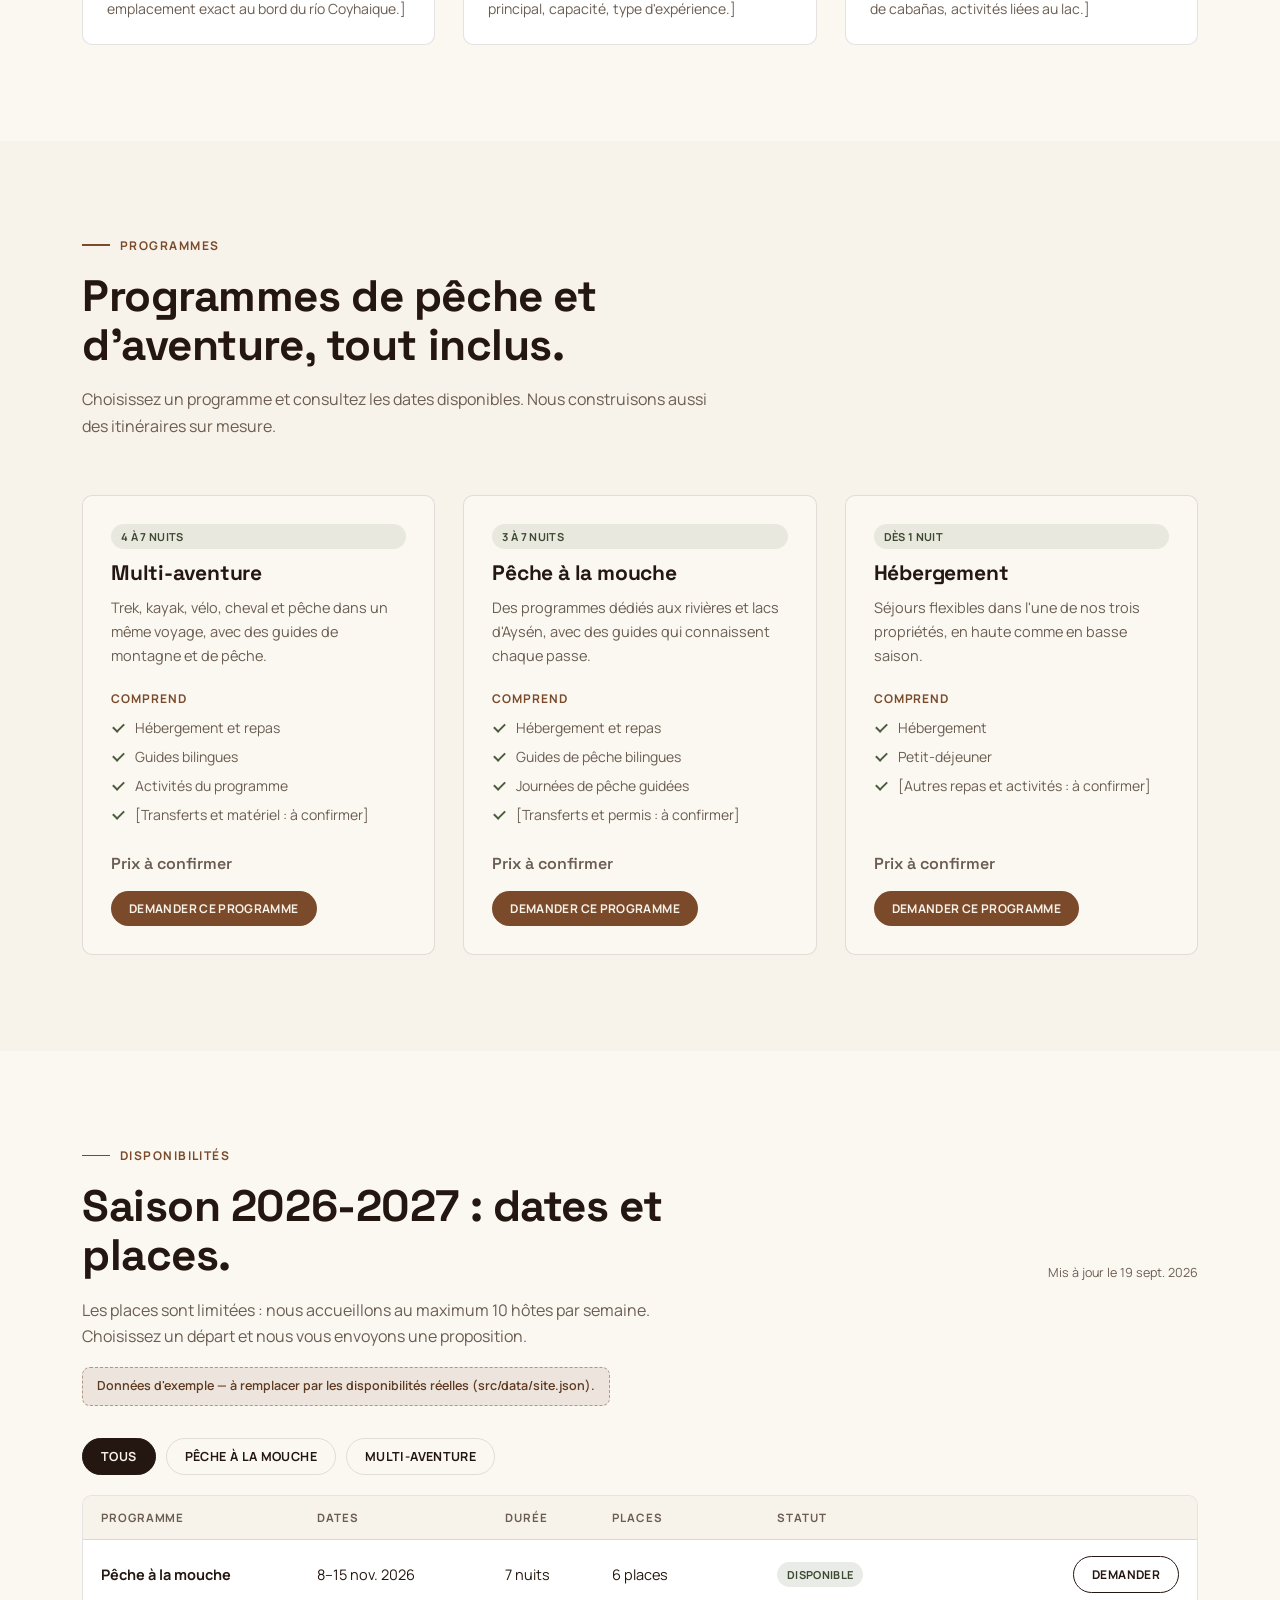
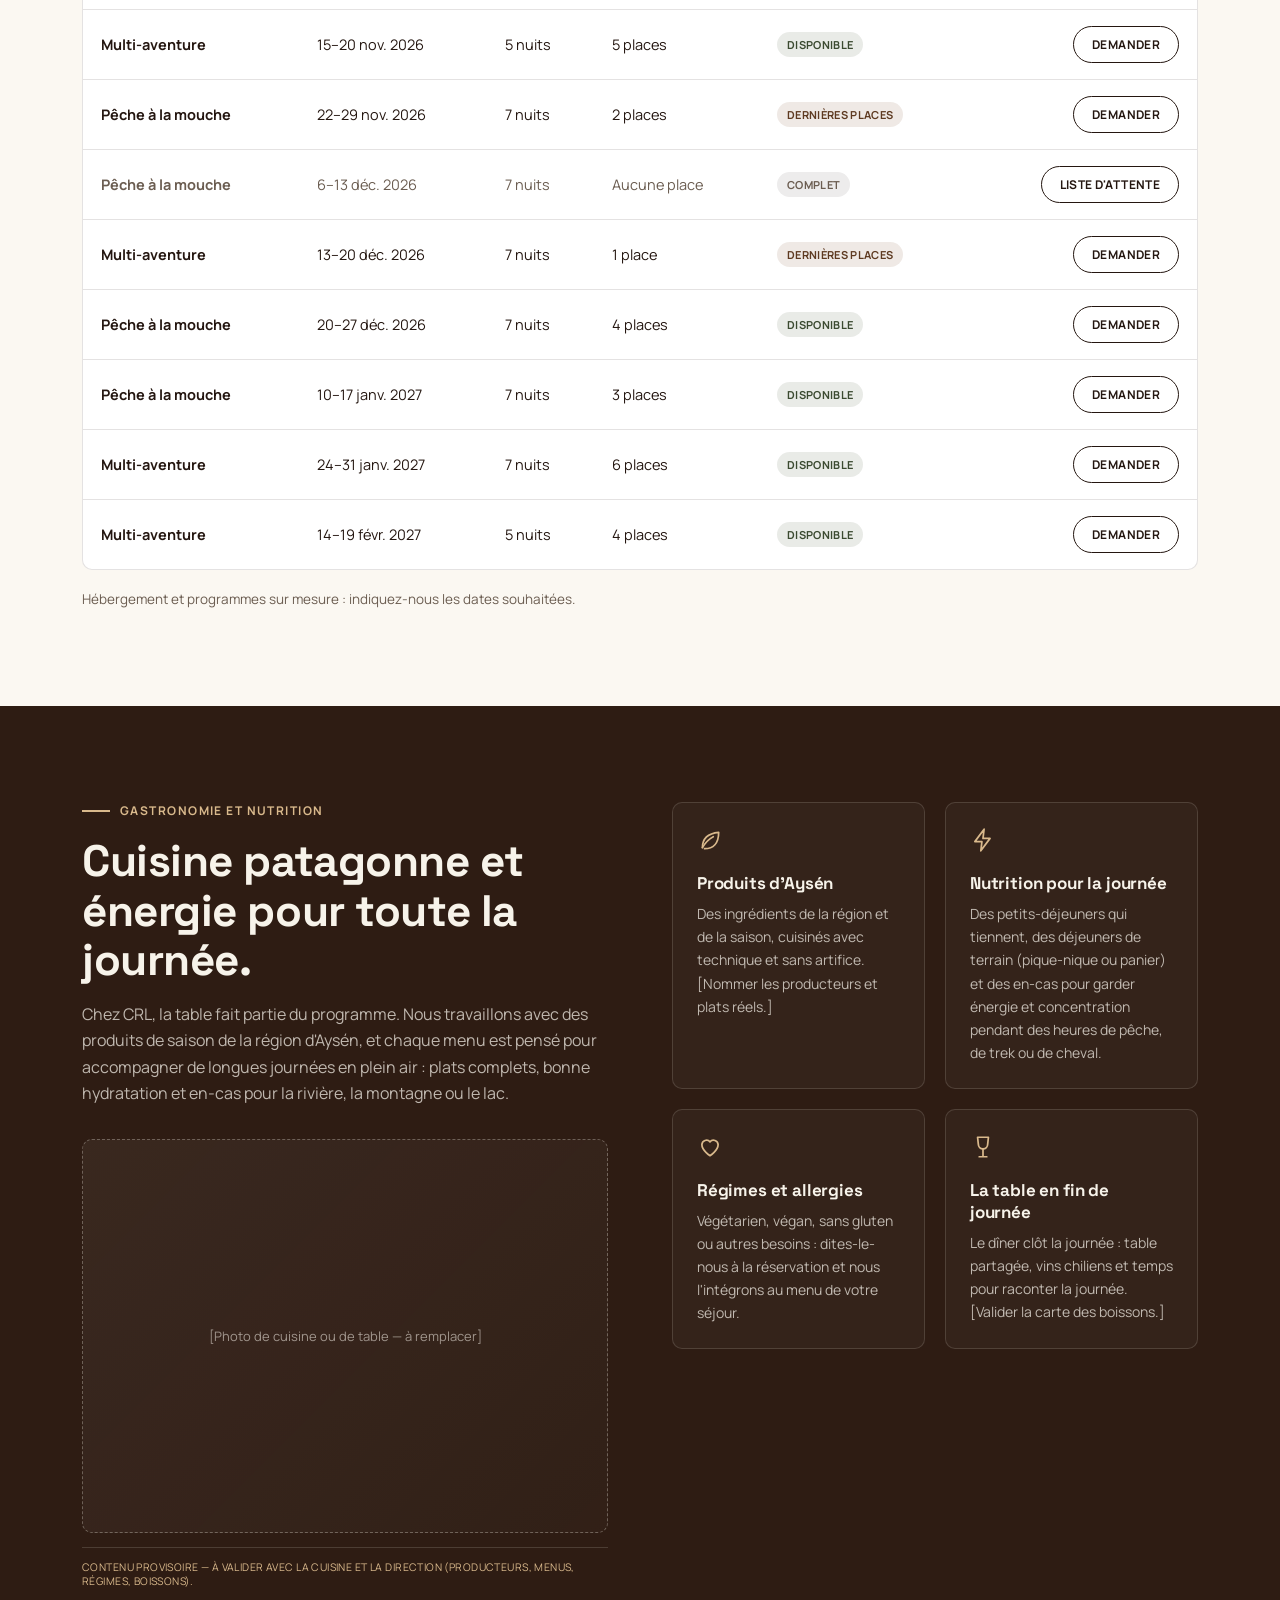
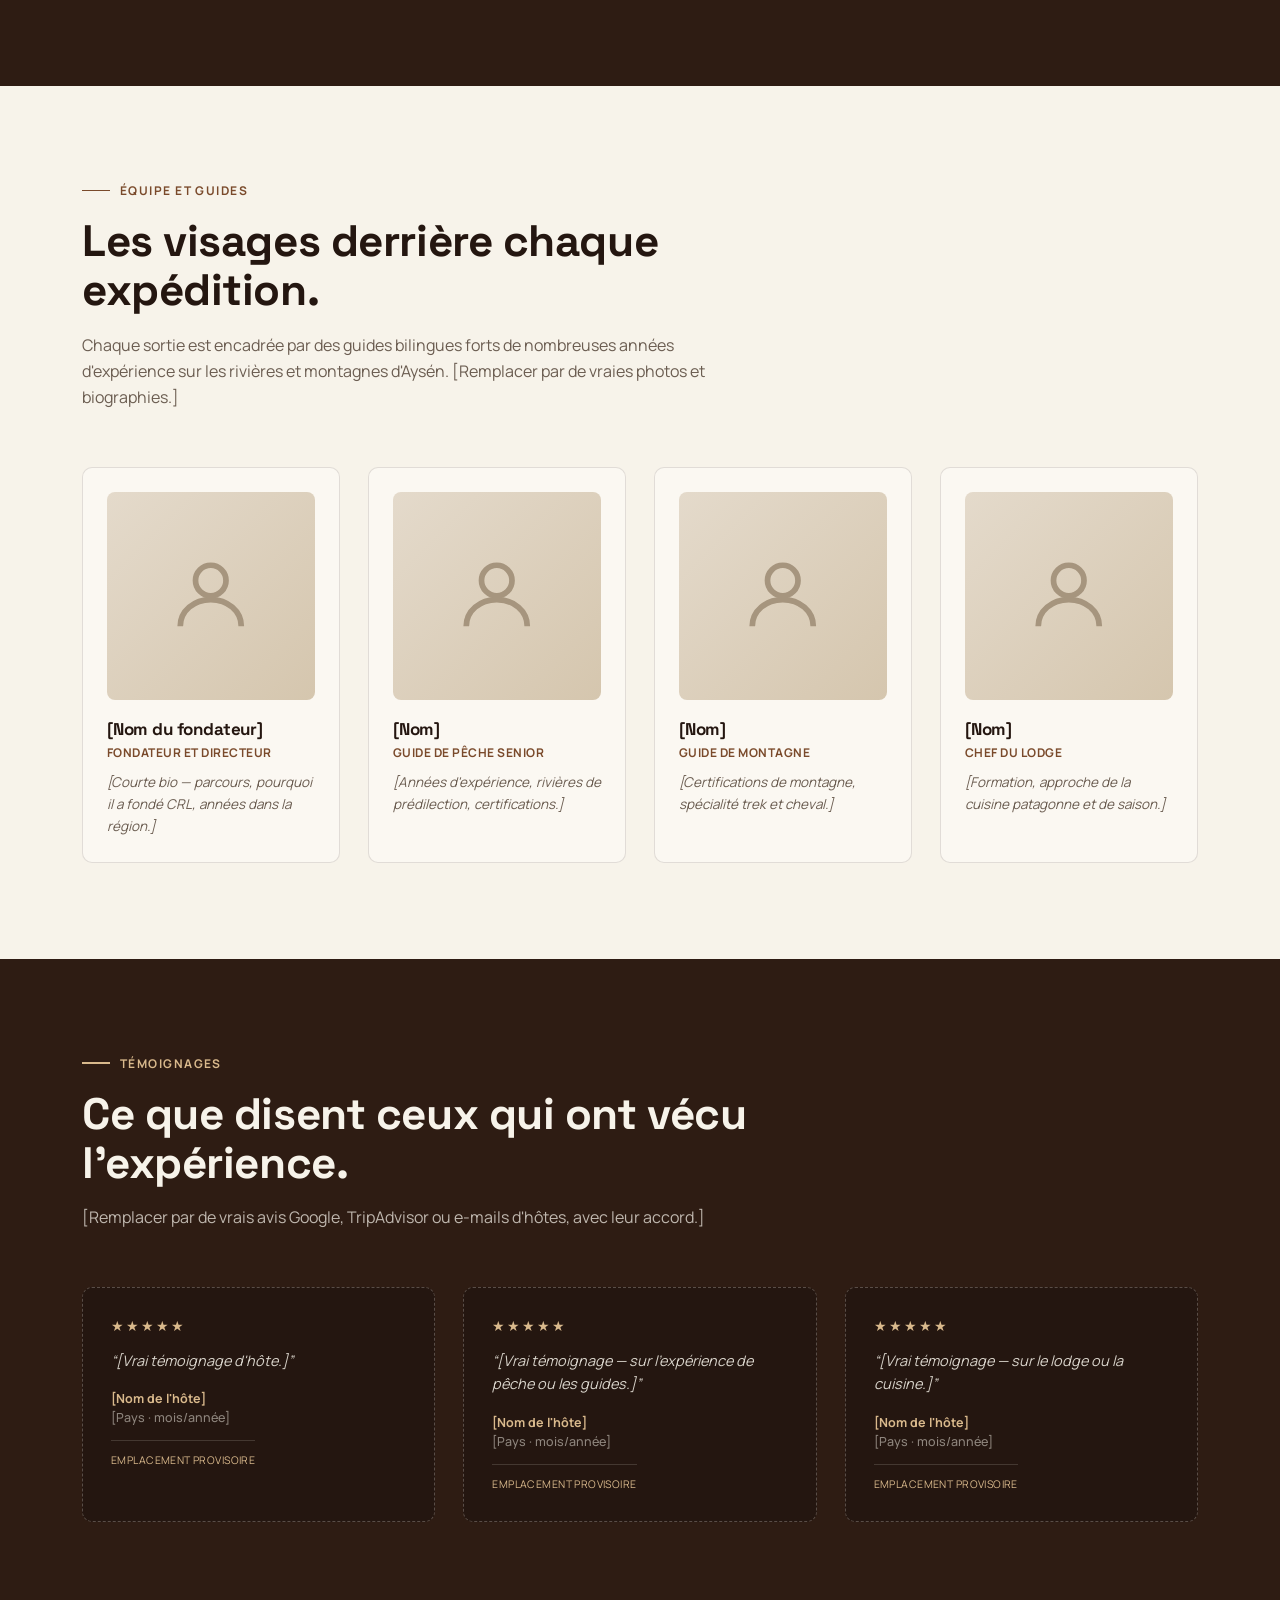
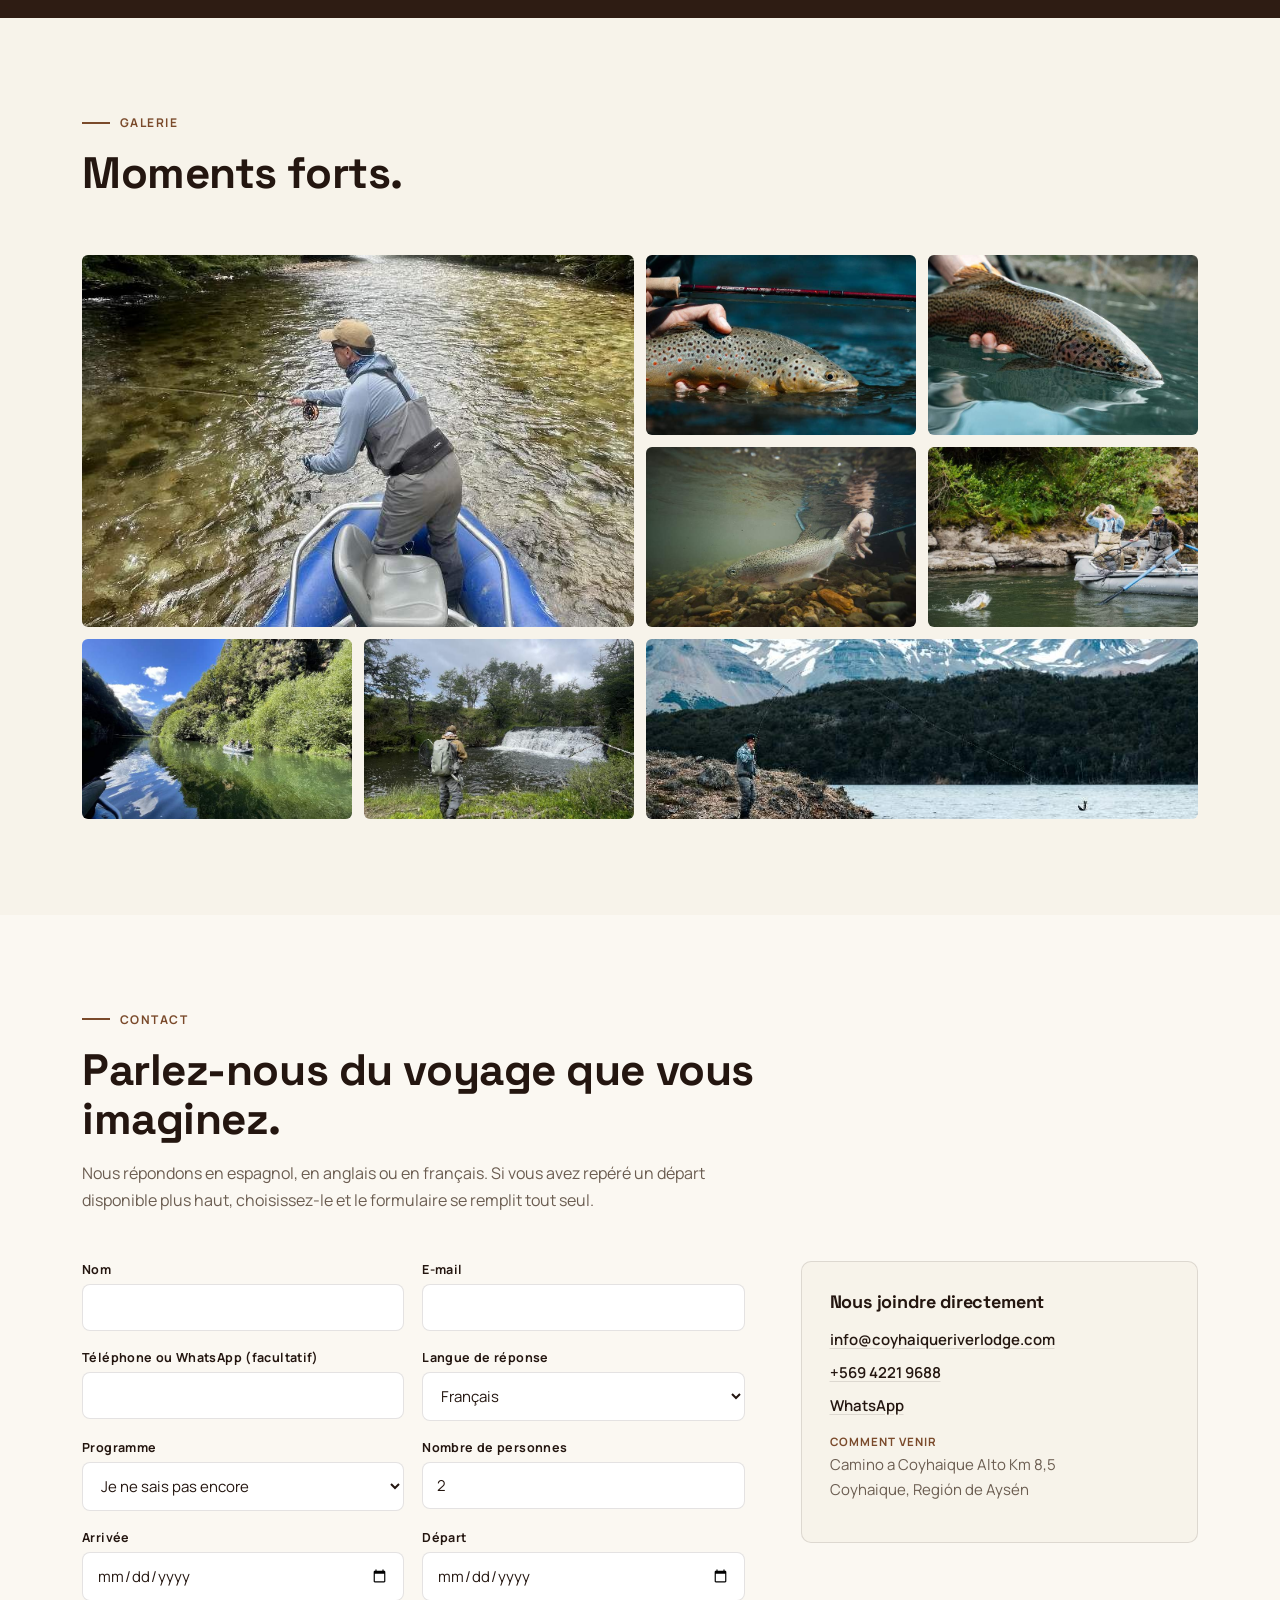
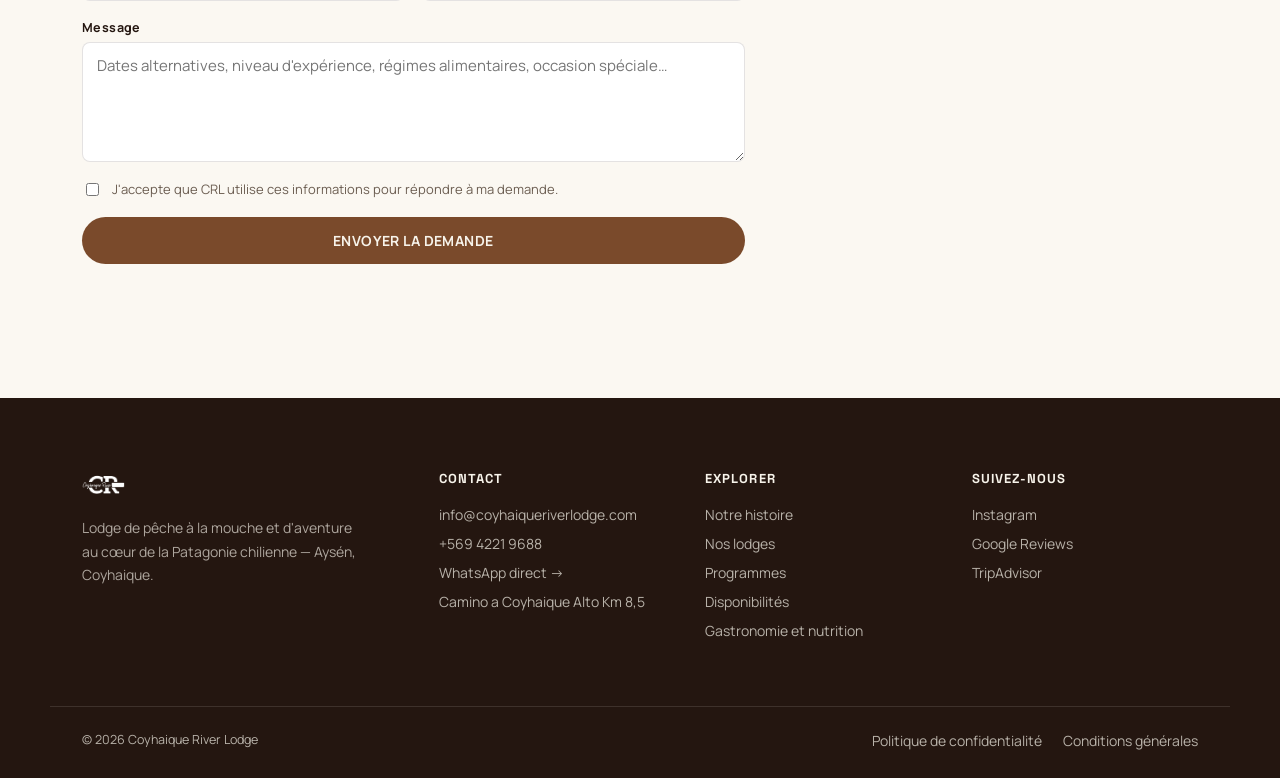
<file: fr/index.html>
<!DOCTYPE html>
<html lang="fr">
<head>
<meta charset="UTF-8">
<meta name="viewport" content="width=device-width, initial-scale=1.0">
<title>Coyhaique River Lodge — Pêche à la mouche et aventure en Aysén, Patagonie</title>
<meta name="description" content="Lodge de pêche à la mouche et d&#x27;aventure au bord du río Coyhaique, en Patagonie chilienne. Programmes tout inclus, guides bilingues, cuisine de saison et disponibilités 2026-2027.">
<meta name="robots" content="noindex, nofollow">
<link rel="canonical" href="https://coyhaiqueriverlodge.com/fr/">
<link rel="alternate" hreflang="es" href="https://coyhaiqueriverlodge.com/es/">
<link rel="alternate" hreflang="en" href="https://coyhaiqueriverlodge.com/en/">
<link rel="alternate" hreflang="fr" href="https://coyhaiqueriverlodge.com/fr/">
<link rel="alternate" hreflang="x-default" href="https://coyhaiqueriverlodge.com/">
<meta property="og:type" content="website">
<meta property="og:site_name" content="Coyhaique River Lodge">
<meta property="og:title" content="Coyhaique River Lodge — Pêche à la mouche et aventure en Aysén, Patagonie">
<meta property="og:description" content="Lodge de pêche à la mouche et d&#x27;aventure au bord du río Coyhaique, en Patagonie chilienne. Programmes tout inclus, guides bilingues, cuisine de saison et disponibilités 2026-2027.">
<meta property="og:url" content="https://coyhaiqueriverlodge.com/fr/">
<meta property="og:image" content="https://coyhaiqueriverlodge.com/assets/img/hero-poster.jpg">
<meta property="og:image:alt" content="Pêcheur tenant une truite dans une rivière de la Patagonie chilienne">
<meta property="og:locale" content="fr_FR">
<meta property="og:locale:alternate" content="es_CL">
<meta property="og:locale:alternate" content="en_US">
<meta name="twitter:card" content="summary_large_image">
<link rel="icon" type="image/png" href="../assets/img/logo.png">
<link rel="preconnect" href="https://fonts.googleapis.com">
<link rel="preconnect" href="https://fonts.gstatic.com" crossorigin>
<link href="https://fonts.googleapis.com/css2?family=Space+Grotesk:wght@500;600;700&family=Manrope:wght@400;500;600;700;800&display=swap" rel="stylesheet">
<link rel="stylesheet" href="../assets/site.css?v=ed4b5b36">
<script type="application/ld+json">{"@context": "https://schema.org", "@type": "LodgingBusiness", "name": "Coyhaique River Lodge", "url": "https://coyhaiqueriverlodge.com/fr/", "description": "Lodge de pêche à la mouche et d'aventure au bord du río Coyhaique, en Patagonie chilienne. Programmes tout inclus, guides bilingues, cuisine de saison et disponibilités 2026-2027.", "image": "https://coyhaiqueriverlodge.com/assets/img/hero-poster.jpg", "telephone": "+56942219688", "email": "info@coyhaiqueriverlodge.com", "address": {"@type": "PostalAddress", "streetAddress": "Camino a Coyhaique Alto Km 8,5", "addressLocality": "Coyhaique", "addressRegion": "Región de Aysén", "addressCountry": "CL"}, "inLanguage": "fr", "contactPoint": {"@type": "ContactPoint", "contactType": "reservations", "telephone": "+56942219688", "email": "info@coyhaiqueriverlodge.com", "availableLanguage": ["es", "en", "fr"]}}</script>
</head>
<body>
<script>try{if(sessionStorage.getItem("crl_open")==="1"){document.body.className="revealed instant"}}catch(e){}</script>
<a class="skip-link" href="#main">Aller au contenu</a>
<div class="mockup-tag">Maquette — non publiée</div>

<!-- ============ HEADER ============ -->
<header class="site" id="siteHeader">
  <div class="wrap nav-inner">
    <a class="nav-logo" href="#top">
      <img src="../assets/img/logo.png" alt="Coyhaique River Lodge" width="49" height="34">
      <span>COYHAIQUE RIVER LODGE</span>
    </a>
    <nav class="links" id="mainNav" aria-label="Principal">
      <a href="#history">Histoire</a>
<a href="#lodges">Lodges</a>
<a href="#programs">Programmes</a>
<a href="#availability">Disponibilités</a>
<a href="#cuisine">Gastronomie</a>
<a href="#team">Équipe</a>
<a class="only-mobile" href="#contact">Contact</a>
    </nav>
    <div class="nav-cta">
      <div class="lang-switch" role="group" aria-label="Langue">
        <a href="../es/" hreflang="es" lang="es" data-lang="es" title="Español">ES</a>
<a href="../en/" hreflang="en" lang="en" data-lang="en" title="English">EN</a>
<a href="../fr/" hreflang="fr" lang="fr" data-lang="fr" title="Français" aria-current="true">FR</a>
      </div>
      <a class="whatsapp-btn" href="https://wa.me/56942219688" aria-label="Nous écrire sur WhatsApp" target="_blank" rel="noopener">
        <svg viewBox="0 0 24 24" width="19" height="19" fill="currentColor" aria-hidden="true"><path d="M12.04 2C6.58 2 2.13 6.45 2.13 11.91c0 1.87.5 3.62 1.44 5.16L2 22l5.09-1.53a9.85 9.85 0 0 0 4.95 1.33c5.46 0 9.91-4.45 9.91-9.91S17.5 2 12.04 2zm5.8 14.1c-.24.68-1.4 1.3-1.93 1.38-.5.08-1.12.11-1.8-.11-.42-.13-.96-.3-1.65-.6-2.9-1.25-4.79-4.16-4.93-4.35-.14-.19-1.18-1.57-1.18-3s.74-2.12 1-2.41c.26-.29.57-.36.76-.36.19 0 .38 0 .55.01.18.01.42-.07.65.5.24.58.82 2 .89 2.15.07.15.12.33.02.53-.1.2-.15.32-.3.5-.15.18-.3.4-.43.53-.14.14-.29.29-.12.58.17.29.76 1.26 1.63 2.04 1.12 1 2.06 1.31 2.35 1.45.29.14.46.12.63-.07.17-.19.72-.83.91-1.12.19-.29.38-.24.63-.14.25.1 1.6.75 1.87.89.27.14.46.21.52.33.07.12.07.68-.17 1.36z"/></svg>
      </a>
      <a class="btn btn-olive btn-sm" href="#contact">Contact</a>
      <button class="menu-toggle" id="menuToggle" type="button" aria-label="Menu" aria-expanded="false" aria-controls="mainNav">
        <svg width="22" height="22" viewBox="0 0 24 24" fill="none" stroke="currentColor" stroke-width="2" aria-hidden="true"><line x1="3" y1="6" x2="21" y2="6"/><line x1="3" y1="12" x2="21" y2="12"/><line x1="3" y1="18" x2="21" y2="18"/></svg>
      </button>
    </div>
  </div>
</header>

<main id="main">

<!-- ============ HERO ============ -->
<div class="hero" id="top">
  <img class="poster" src="../assets/img/hero-poster.jpg" alt="Pêcheur tenant une truite dans une rivière de la Patagonie chilienne" fetchpriority="high">
  <video id="heroVideo" muted playsinline preload="none" aria-hidden="true"
         data-mp4="../assets/video/hero.mp4" data-webm="../assets/video/hero.webm" data-hls="https://coyhaiqueriverlodge.com/media/videos/13/master.m3u8"></video>
  <div class="hero-cue" aria-hidden="true">
    <img class="cue-logo" id="heroCueLogo" src="../assets/img/logo-hero.png" alt="">
  </div>
  <div class="hero-content">
    <span class="badge">★ Coyhaique River Lodge · Patagonie chilienne · Aysén</span>
    <h1>Pêche à la mouche et aventure au cœur d'Aysén.</h1>
    <p class="lead">Un lodge au bord du río Coyhaique : programmes tout inclus, guides bilingues, trois propriétés et cuisine de saison.</p>
    <div class="hero-actions">
      <a class="btn btn-terracotta" href="#availability">Voir les disponibilités 2026-2027</a>
      <a class="btn btn-outline" href="#contact">Nous contacter</a>
    </div>
  </div>
  <div class="scroll-cue" aria-hidden="true"><span class="line"></span>Défiler</div>
</div>

<!-- ============ PILARES + CIFRAS ============ -->
<section class="pillars section-paper">
  <div class="wrap">
    <div class="pillar-grid">
      <a class="pillar" href="#lodges"><svg viewBox="0 0 24 24" fill="none" stroke="currentColor" stroke-width="1.6" stroke-linecap="round" stroke-linejoin="round" aria-hidden="true"><path d="M3 19V6M3 15h18v4M21 15v-3a3 3 0 0 0-3-3h-7v6"/><circle cx="7" cy="11.5" r="1.7"/></svg><h3>Hébergement</h3><p>Trois propriétés en Aysén : le lodge principal, Las Ardillas et les cabañas de Puerto Sánchez.</p></a>
<a class="pillar" href="#programs"><svg viewBox="0 0 24 24" fill="none" stroke="currentColor" stroke-width="1.6" stroke-linecap="round" stroke-linejoin="round" aria-hidden="true"><path d="M2.5 12c3-4.2 7-6 10.5-6 3 0 5.6 1.5 7.5 6-1.9 4.5-4.5 6-7.5 6-3.5 0-7.5-1.8-10.5-6z"/><path d="M20.5 12l2 -3.2M20.5 12l2 3.2"/><circle cx="8.2" cy="10.8" r=".9" fill="currentColor"/></svg><h3>Pêche et aventure</h3><p>Pêche à la mouche et multi-aventure avec des guides bilingues, sur les rivières, lacs et montagnes de la région.</p></a>
<a class="pillar" href="#cuisine"><svg viewBox="0 0 24 24" fill="none" stroke="currentColor" stroke-width="1.6" stroke-linecap="round" stroke-linejoin="round" aria-hidden="true"><path d="M6 3v7M9 3v7M3.5 3v4.5A3.5 3.5 0 0 0 7 11h1a3.5 3.5 0 0 0 3.5-3.5V3M7.5 11v10M18 3c-2.2 1.4-3.2 3.8-3.2 6.5 0 2 1 3.2 3.2 3.5V21"/></svg><h3>Gastronomie et nutrition</h3><p>Une cuisine de saison et une alimentation pensée pour les longues journées en plein air.</p></a>
    </div>
    <div class="stat-row">
      <div class="stat"><b>20+</b><span>Ans d'expérience</span></div>
<div class="stat"><b>3</b><span>Propriétés en Aysén</span></div>
<div class="stat"><b>10</b><span>Hôtes max. par semaine</span></div>
<div class="stat"><b>1 : 2–4</b><span>Un guide pour 2 à 4 hôtes</span></div>
    </div>
  </div>
</section>

<!-- ============ BIENVENIDA ============ -->
<section class="section-cream">
  <div class="wrap welcome-grid">
    <div>
      <div class="eyebrow"><span class="rule"></span>Bienvenue</div>
      <h2 class="title">Là où la passion rencontre la nature patagonne.</h2>
      <p class="body">Niché sur 16 hectares (40 acres), à 8 km de Coyhaique et au bord du río Coyhaique, votre voyage se déploie dans un décor naturel splendide : un refuge pour les pêcheurs comme pour les amoureux de la nature.</p>
      <a class="btn btn-outline-dark" href="#team">Rencontrer l'équipe</a>
    </div>
    <img src="../assets/img/welcome.jpg" alt="Pêcheur à la mouche près d&#x27;une cascade sur une rivière d&#x27;Aysén" width="700" height="933" loading="lazy">
  </div>
</section>

<!-- ============ HISTORIA ============ -->
<section class="section-dark" id="history">
  <div class="wrap">
    <div class="eyebrow"><span class="rule"></span>Notre histoire</div>
    <div class="historia-body">
      <h2 class="title">Plus de vingt ans à bâtir une tradition patagonne.</h2>
      <div>
        <p>Coyhaique River Lodge est né d'une conviction simple : la Patagonie se vit mieux de près, en prenant le temps, avec ceux qui connaissent ses rivières, ses forêts et ses saisons depuis des générations. Vingt ans plus tard, cette même conviction guide chaque saison, chaque itinéraire et chaque hôte venu chercher plus que des vacances.</p>
        <p style="margin-top:16px;">[Espace réservé — jalons réels : année de fondation, évolution du lodge, moments clés, distinctions reçues.]</p>
      </div>
    </div>
  </div>
</section>

<!-- ============ LODGES ============ -->
<section class="section-paper" id="lodges">
  <div class="wrap">
    <div class="eyebrow"><span class="rule"></span>Nos propriétés</div>
    <h2 class="title">Trois façons de vivre la Patagonie.</h2>
    <p class="section-intro">Chaque propriété a son caractère. Choisissez-en une, ou combinez-les dans un même voyage.</p>
    <div class="lodges-grid">
      <article class="lodge-card"><img src="../assets/img/lodge-principal.jpg" alt="Enseigne de Coyhaique River Lodge à l&#x27;entrée du lodge principal" width="700" height="467" loading="lazy"><div class="body"><span class="tag">Lodge principal</span><h3>Coyhaique River Lodge</h3><p>[Description : capacité, style des chambres, emplacement exact au bord du río Coyhaique.]</p></div></article>
<article class="lodge-card"><img src="../assets/img/lodge-las-ardillas.jpg" alt="Vue aérienne d&#x27;un lodge entre forêt et prairies, avec des montagnes au fond" width="700" height="394" loading="lazy"><div class="body"><span class="tag">Deuxième propriété</span><h3>Las Ardillas</h3><p>[Description : ce qui la distingue du lodge principal, capacité, type d'expérience.]</p></div></article>
<article class="lodge-card"><img src="../assets/img/lodge-puerto-sanchez.jpg" alt="Deux pêcheurs dans un bateau sur un lac turquoise entouré de montagnes" width="700" height="933" loading="lazy"><div class="body"><span class="tag">Troisième propriété</span><h3>Cabañas Puerto Sánchez</h3><p>[Description : situation à Puerto Sánchez, type de cabañas, activités liées au lac.]</p></div></article>
    </div>
  </div>
</section>

<!-- ============ PROGRAMAS ============ -->
<section class="section-cream" id="programs">
  <div class="wrap">
    <div class="eyebrow"><span class="rule"></span>Programmes</div>
    <h2 class="title">Programmes de pêche et d'aventure, tout inclus.</h2>
    <p class="section-intro">Choisissez un programme et consultez les dates disponibles. Nous construisons aussi des itinéraires sur mesure.</p>
    <div class="prog-grid">
      <article class="prog-card"><span class="pill pill-dur">4 à 7 nuits</span><h3>Multi-aventure</h3><p>Trek, kayak, vélo, cheval et pêche dans un même voyage, avec des guides de montagne et de pêche.</p><h4>Comprend</h4><ul class="check-list"><li>Hébergement et repas</li><li>Guides bilingues</li><li>Activités du programme</li><li>[Transferts et matériel : à confirmer]</li></ul><div class="prog-foot"><p class="prog-price tbc">Prix à confirmer</p><a class="btn btn-terracotta btn-sm" href="#contact" data-slot-program="multi">Demander ce programme</a></div></article>
<article class="prog-card"><span class="pill pill-dur">3 à 7 nuits</span><h3>Pêche à la mouche</h3><p>Des programmes dédiés aux rivières et lacs d'Aysén, avec des guides qui connaissent chaque passe.</p><h4>Comprend</h4><ul class="check-list"><li>Hébergement et repas</li><li>Guides de pêche bilingues</li><li>Journées de pêche guidées</li><li>[Transferts et permis : à confirmer]</li></ul><div class="prog-foot"><p class="prog-price tbc">Prix à confirmer</p><a class="btn btn-terracotta btn-sm" href="#contact" data-slot-program="pesca">Demander ce programme</a></div></article>
<article class="prog-card"><span class="pill pill-dur">Dès 1 nuit</span><h3>Hébergement</h3><p>Séjours flexibles dans l'une de nos trois propriétés, en haute comme en basse saison.</p><h4>Comprend</h4><ul class="check-list"><li>Hébergement</li><li>Petit-déjeuner</li><li>[Autres repas et activités : à confirmer]</li></ul><div class="prog-foot"><p class="prog-price tbc">Prix à confirmer</p><a class="btn btn-terracotta btn-sm" href="#contact" data-slot-program="aloja">Demander ce programme</a></div></article>
    </div>
  </div>
</section>

<!-- ============ DISPONIBILIDAD ============ -->
<section class="section-paper" id="availability">
  <div class="wrap">
    <div class="avail-head">
      <div>
        <div class="eyebrow"><span class="rule"></span>Disponibilités</div>
        <h2 class="title">Saison 2026-2027 : dates et places.</h2>
      </div>
      <div class="avail-meta">Mis à jour le 19 sept. 2026</div>
    </div>
    <p class="section-intro">Les places sont limitées : nous accueillons au maximum 10 hôtes par semaine. Choisissez un départ et nous vous envoyons une proposition.</p>
    <p class="sample-banner">Données d'exemple — à remplacer par les disponibilités réelles (src/data/site.json).</p>
    <div class="filters" role="group" aria-label="Programme">
      <button class="filter-btn" type="button" data-filter="all" aria-pressed="true">Tous</button>
<button class="filter-btn" type="button" data-filter="pesca" aria-pressed="false">Pêche à la mouche</button>
<button class="filter-btn" type="button" data-filter="multi" aria-pressed="false">Multi-aventure</button>
    </div>
    <table class="avail">
      <thead>
        <tr>
          <th scope="col">Programme</th>
          <th scope="col">Dates</th>
          <th scope="col">Durée</th>
          <th scope="col">Places</th>
          <th scope="col">Statut</th>
          <th scope="col"><span class="sr-only"></span></th>
        </tr>
      </thead>
      <tbody id="availBody">
        <tr data-program="pesca"><td class="prog" data-label="Programme">Pêche à la mouche</td><td data-label="Dates">8–15 nov. 2026</td><td data-label="Durée">7 nuits</td><td data-label="Places">6 places</td><td data-label="Statut"><span class="pill pill-live">Disponible</span></td><td class="act"><a class="btn btn-outline-dark btn-sm" href="#contact" data-slot-program="pesca" data-slot-start="2026-11-08" data-slot-end="2026-11-15" data-slot-label="Pêche à la mouche · 8–15 nov. 2026">Demander</a></td></tr>
<tr data-program="multi"><td class="prog" data-label="Programme">Multi-aventure</td><td data-label="Dates">15–20 nov. 2026</td><td data-label="Durée">5 nuits</td><td data-label="Places">5 places</td><td data-label="Statut"><span class="pill pill-live">Disponible</span></td><td class="act"><a class="btn btn-outline-dark btn-sm" href="#contact" data-slot-program="multi" data-slot-start="2026-11-15" data-slot-end="2026-11-20" data-slot-label="Multi-aventure · 15–20 nov. 2026">Demander</a></td></tr>
<tr data-program="pesca"><td class="prog" data-label="Programme">Pêche à la mouche</td><td data-label="Dates">22–29 nov. 2026</td><td data-label="Durée">7 nuits</td><td data-label="Places">2 places</td><td data-label="Statut"><span class="pill pill-few">Dernières places</span></td><td class="act"><a class="btn btn-outline-dark btn-sm" href="#contact" data-slot-program="pesca" data-slot-start="2026-11-22" data-slot-end="2026-11-29" data-slot-label="Pêche à la mouche · 22–29 nov. 2026">Demander</a></td></tr>
<tr data-program="pesca" class="is-full"><td class="prog" data-label="Programme">Pêche à la mouche</td><td data-label="Dates">6–13 déc. 2026</td><td data-label="Durée">7 nuits</td><td data-label="Places">Aucune place</td><td data-label="Statut"><span class="pill pill-full">Complet</span></td><td class="act"><a class="btn btn-outline-dark btn-sm" href="#contact" data-slot-program="pesca" data-slot-start="2026-12-06" data-slot-end="2026-12-13" data-slot-label="Pêche à la mouche · 6–13 déc. 2026">Liste d'attente</a></td></tr>
<tr data-program="multi"><td class="prog" data-label="Programme">Multi-aventure</td><td data-label="Dates">13–20 déc. 2026</td><td data-label="Durée">7 nuits</td><td data-label="Places">1 place</td><td data-label="Statut"><span class="pill pill-few">Dernières places</span></td><td class="act"><a class="btn btn-outline-dark btn-sm" href="#contact" data-slot-program="multi" data-slot-start="2026-12-13" data-slot-end="2026-12-20" data-slot-label="Multi-aventure · 13–20 déc. 2026">Demander</a></td></tr>
<tr data-program="pesca"><td class="prog" data-label="Programme">Pêche à la mouche</td><td data-label="Dates">20–27 déc. 2026</td><td data-label="Durée">7 nuits</td><td data-label="Places">4 places</td><td data-label="Statut"><span class="pill pill-live">Disponible</span></td><td class="act"><a class="btn btn-outline-dark btn-sm" href="#contact" data-slot-program="pesca" data-slot-start="2026-12-20" data-slot-end="2026-12-27" data-slot-label="Pêche à la mouche · 20–27 déc. 2026">Demander</a></td></tr>
<tr data-program="pesca"><td class="prog" data-label="Programme">Pêche à la mouche</td><td data-label="Dates">10–17 janv. 2027</td><td data-label="Durée">7 nuits</td><td data-label="Places">3 places</td><td data-label="Statut"><span class="pill pill-live">Disponible</span></td><td class="act"><a class="btn btn-outline-dark btn-sm" href="#contact" data-slot-program="pesca" data-slot-start="2027-01-10" data-slot-end="2027-01-17" data-slot-label="Pêche à la mouche · 10–17 janv. 2027">Demander</a></td></tr>
<tr data-program="multi"><td class="prog" data-label="Programme">Multi-aventure</td><td data-label="Dates">24–31 janv. 2027</td><td data-label="Durée">7 nuits</td><td data-label="Places">6 places</td><td data-label="Statut"><span class="pill pill-live">Disponible</span></td><td class="act"><a class="btn btn-outline-dark btn-sm" href="#contact" data-slot-program="multi" data-slot-start="2027-01-24" data-slot-end="2027-01-31" data-slot-label="Multi-aventure · 24–31 janv. 2027">Demander</a></td></tr>
<tr data-program="multi"><td class="prog" data-label="Programme">Multi-aventure</td><td data-label="Dates">14–19 févr. 2027</td><td data-label="Durée">5 nuits</td><td data-label="Places">4 places</td><td data-label="Statut"><span class="pill pill-live">Disponible</span></td><td class="act"><a class="btn btn-outline-dark btn-sm" href="#contact" data-slot-program="multi" data-slot-start="2027-02-14" data-slot-end="2027-02-19" data-slot-label="Multi-aventure · 14–19 févr. 2027">Demander</a></td></tr>
      </tbody>
    </table>
    <p class="avail-note">Hébergement et programmes sur mesure : indiquez-nous les dates souhaitées.</p>
  </div>
</section>

<!-- ============ GASTRONOMIA Y NUTRICION ============ -->
<section class="section-dark" id="cuisine">
  <div class="wrap gastro-grid">
    <div>
      <div class="eyebrow"><span class="rule"></span>Gastronomie et nutrition</div>
      <h2 class="title">Cuisine patagonne et énergie pour toute la journée.</h2>
      <p class="section-intro">Chez CRL, la table fait partie du programme. Nous travaillons avec des produits de saison de la région d'Aysén, et chaque menu est pensé pour accompagner de longues journées en plein air : plats complets, bonne hydratation et en-cas pour la rivière, la montagne ou le lac.</p>
      <div class="gastro-photo">[Photo de cuisine ou de table — à remplacer]</div>
      <span class="placeholder-flag">Contenu provisoire — à valider avec la cuisine et la direction (producteurs, menus, régimes, boissons).</span>
    </div>
    <div class="gastro-items">
      <div class="gastro-item"><svg viewBox="0 0 24 24" fill="none" stroke="currentColor" stroke-width="1.6" stroke-linecap="round" stroke-linejoin="round" aria-hidden="true"><path d="M5 19c0-8 5-13 15-14 0 10-5 15-13 15"/><path d="M5 19c3-5 6-8 10-10"/></svg><h3>Produits d'Aysén</h3><p>Des ingrédients de la région et de la saison, cuisinés avec technique et sans artifice. [Nommer les producteurs et plats réels.]</p></div>
<div class="gastro-item"><svg viewBox="0 0 24 24" fill="none" stroke="currentColor" stroke-width="1.6" stroke-linecap="round" stroke-linejoin="round" aria-hidden="true"><path d="M13 2 4.5 13.5H11L10 22l8.5-11.5H12z"/></svg><h3>Nutrition pour la journée</h3><p>Des petits-déjeuners qui tiennent, des déjeuners de terrain (pique-nique ou panier) et des en-cas pour garder énergie et concentration pendant des heures de pêche, de trek ou de cheval.</p></div>
<div class="gastro-item"><svg viewBox="0 0 24 24" fill="none" stroke="currentColor" stroke-width="1.6" stroke-linecap="round" stroke-linejoin="round" aria-hidden="true"><path d="M12 20s-7.5-4.6-7.5-10.2A4.3 4.3 0 0 1 12 7.2a4.3 4.3 0 0 1 7.5 2.6C19.5 15.4 12 20 12 20z"/></svg><h3>Régimes et allergies</h3><p>Végétarien, végan, sans gluten ou autres besoins : dites-le-nous à la réservation et nous l'intégrons au menu de votre séjour.</p></div>
<div class="gastro-item"><svg viewBox="0 0 24 24" fill="none" stroke="currentColor" stroke-width="1.6" stroke-linecap="round" stroke-linejoin="round" aria-hidden="true"><path d="M7 3h10l-.7 6.5a4.3 4.3 0 0 1-8.6 0z"/><path d="M12 13.8V21M8.5 21h7"/></svg><h3>La table en fin de journée</h3><p>Le dîner clôt la journée : table partagée, vins chiliens et temps pour raconter la journée. [Valider la carte des boissons.]</p></div>
    </div>
  </div>
</section>

<!-- ============ EQUIPO ============ -->
<section class="section-cream" id="team">
  <div class="wrap">
    <div class="eyebrow"><span class="rule"></span>Équipe et guides</div>
    <h2 class="title">Les visages derrière chaque expédition.</h2>
    <p class="section-intro">Chaque sortie est encadrée par des guides bilingues forts de nombreuses années d'expérience sur les rivières et montagnes d'Aysén. [Remplacer par de vraies photos et biographies.]</p>
    <div class="team-grid">
      <div class="team-card"><div class="avatar"><svg viewBox="0 0 24 24" fill="none" stroke="currentColor" stroke-width="1.5" aria-hidden="true"><circle cx="12" cy="8" r="4"/><path d="M4 20c0-4 3.6-7 8-7s8 3 8 7"/></svg></div><h4>[Nom du fondateur]</h4><span class="role">Fondateur et directeur</span><p>[Courte bio — parcours, pourquoi il a fondé CRL, années dans la région.]</p></div>
<div class="team-card"><div class="avatar"><svg viewBox="0 0 24 24" fill="none" stroke="currentColor" stroke-width="1.5" aria-hidden="true"><circle cx="12" cy="8" r="4"/><path d="M4 20c0-4 3.6-7 8-7s8 3 8 7"/></svg></div><h4>[Nom]</h4><span class="role">Guide de pêche senior</span><p>[Années d'expérience, rivières de prédilection, certifications.]</p></div>
<div class="team-card"><div class="avatar"><svg viewBox="0 0 24 24" fill="none" stroke="currentColor" stroke-width="1.5" aria-hidden="true"><circle cx="12" cy="8" r="4"/><path d="M4 20c0-4 3.6-7 8-7s8 3 8 7"/></svg></div><h4>[Nom]</h4><span class="role">Guide de montagne</span><p>[Certifications de montagne, spécialité trek et cheval.]</p></div>
<div class="team-card"><div class="avatar"><svg viewBox="0 0 24 24" fill="none" stroke="currentColor" stroke-width="1.5" aria-hidden="true"><circle cx="12" cy="8" r="4"/><path d="M4 20c0-4 3.6-7 8-7s8 3 8 7"/></svg></div><h4>[Nom]</h4><span class="role">Chef du lodge</span><p>[Formation, approche de la cuisine patagonne et de saison.]</p></div>
    </div>
  </div>
</section>

<!-- ============ TESTIMONIOS ============ -->
<section class="section-dark" id="testimonials">
  <div class="wrap">
    <div class="eyebrow"><span class="rule"></span>Témoignages</div>
    <h2 class="title">Ce que disent ceux qui ont vécu l'expérience.</h2>
    <p class="section-intro">[Remplacer par de vrais avis Google, TripAdvisor ou e-mails d'hôtes, avec leur accord.]</p>
    <div class="testi-grid">
      <div class="testi-card"><div class="stars" aria-hidden="true">★★★★★</div><p class="quote">“[Vrai témoignage d'hôte.]”</p><div class="who">[Nom de l'hôte]<span>[Pays · mois/année]</span></div><div class="placeholder-flag">Emplacement provisoire</div></div>
<div class="testi-card"><div class="stars" aria-hidden="true">★★★★★</div><p class="quote">“[Vrai témoignage — sur l'expérience de pêche ou les guides.]”</p><div class="who">[Nom de l'hôte]<span>[Pays · mois/année]</span></div><div class="placeholder-flag">Emplacement provisoire</div></div>
<div class="testi-card"><div class="stars" aria-hidden="true">★★★★★</div><p class="quote">“[Vrai témoignage — sur le lodge ou la cuisine.]”</p><div class="who">[Nom de l'hôte]<span>[Pays · mois/année]</span></div><div class="placeholder-flag">Emplacement provisoire</div></div>
    </div>
  </div>
</section>

<!-- ============ GALERIA ============ -->
<section class="section-cream" id="gallery">
  <div class="wrap">
    <div class="eyebrow"><span class="rule"></span>Galerie</div>
    <h2 class="title">Moments forts.</h2>
    <div class="gal-grid">
      <a href="../assets/img/gal-1.jpg" target="_blank" rel="noopener" aria-label="Ouvrir l&#x27;image en taille réelle"><img src="../assets/img/gal-1.jpg" alt="Pêcheur ramant sur un bateau pneumatique bleu dans une rivière claire entre les forêts" width="700" height="1250" loading="lazy"></a>
<a href="../assets/img/gal-2.jpg" target="_blank" rel="noopener" aria-label="Ouvrir l&#x27;image en taille réelle"><img src="../assets/img/gal-2.jpg" alt="Truite fario tenue dans l&#x27;eau près d&#x27;une canne à pêche" width="700" height="467" loading="lazy"></a>
<a href="../assets/img/gal-3.jpg" target="_blank" rel="noopener" aria-label="Ouvrir l&#x27;image en taille réelle"><img src="../assets/img/gal-3.jpg" alt="Truite arc-en-ciel aux mouchetures visibles, tenue au-dessus de l&#x27;eau" width="700" height="467" loading="lazy"></a>
<a href="../assets/img/gal-4.jpg" target="_blank" rel="noopener" aria-label="Ouvrir l&#x27;image en taille réelle"><img src="../assets/img/gal-4.jpg" alt="Truite sous l&#x27;eau juste avant d&#x27;être relâchée" width="700" height="467" loading="lazy"></a>
<a href="../assets/img/gal-5.jpg" target="_blank" rel="noopener" aria-label="Ouvrir l&#x27;image en taille réelle"><img src="../assets/img/gal-5.jpg" alt="Deux pêcheurs dans un bateau près de la rive rocheuse d&#x27;une rivière" width="700" height="472" loading="lazy"></a>
<a href="../assets/img/gal-6.jpg" target="_blank" rel="noopener" aria-label="Ouvrir l&#x27;image en taille réelle"><img src="../assets/img/gal-6.jpg" alt="Bateau sur une rivière calme entre les arbres, ciel reflété dans l&#x27;eau" width="700" height="525" loading="lazy"></a>
<a href="../assets/img/gal-7.jpg" target="_blank" rel="noopener" aria-label="Ouvrir l&#x27;image en taille réelle"><img src="../assets/img/gal-7.jpg" alt="Pêcheur près d&#x27;une cascade sur une rivière d&#x27;Aysén" width="700" height="933" loading="lazy"></a>
<a href="../assets/img/gal-8.jpg" target="_blank" rel="noopener" aria-label="Ouvrir l&#x27;image en taille réelle"><img src="../assets/img/gal-8.jpg" alt="Pêcheur sur la rive d&#x27;un lac avec des montagnes enneigées au fond" width="700" height="467" loading="lazy"></a>
    </div>
  </div>
</section>

<!-- ============ CONTACTO ============ -->
<section class="section-paper" id="contact">
  <div class="wrap">
    <div class="eyebrow"><span class="rule"></span>Contact</div>
    <h2 class="title">Parlez-nous du voyage que vous imaginez.</h2>
    <p class="section-intro">Nous répondons en espagnol, en anglais ou en français. Si vous avez repéré un départ disponible plus haut, choisissez-le et le formulaire se remplit tout seul.</p>
    <div class="contact-grid">
      <form class="inquiry" id="inquiryForm" method="post" action="#">
        <div class="slot-chip" id="slotChip" role="status"></div>
        <div class="field">
          <label for="f_name">Nom</label>
          <input id="f_name" name="name" type="text" autocomplete="name" required>
        </div>
        <div class="field">
          <label for="f_email">E-mail</label>
          <input id="f_email" name="email" type="email" autocomplete="email" required>
        </div>
        <div class="field">
          <label for="f_phone">Téléphone ou WhatsApp (facultatif)</label>
          <input id="f_phone" name="phone" type="tel" autocomplete="tel">
        </div>
        <div class="field">
          <label for="f_lang">Langue de réponse</label>
          <select id="f_lang" name="reply_lang">
            <option value="es">Español</option>
<option value="en">English</option>
<option value="fr" selected>Français</option>
          </select>
        </div>
        <div class="field">
          <label for="f_program">Programme</label>
          <select id="f_program" name="program">
            <option value="">Je ne sais pas encore</option>
            <option value="multi">Multi-aventure</option>
<option value="pesca">Pêche à la mouche</option>
<option value="aloja">Hébergement</option>
          </select>
        </div>
        <div class="field">
          <label for="f_guests">Nombre de personnes</label>
          <input id="f_guests" name="guests" type="number" min="1" max="10" value="2" inputmode="numeric">
        </div>
        <div class="field">
          <label for="f_arrival">Arrivée</label>
          <input id="f_arrival" name="arrival" type="date">
        </div>
        <div class="field">
          <label for="f_departure">Départ</label>
          <input id="f_departure" name="departure" type="date">
        </div>
        <div class="field full">
          <label for="f_message">Message</label>
          <textarea id="f_message" name="message" placeholder="Dates alternatives, niveau d&#x27;expérience, régimes alimentaires, occasion spéciale…"></textarea>
        </div>
        <div class="hp" aria-hidden="true"><label>Website <input type="text" name="website" tabindex="-1" autocomplete="off"></label></div>
        <input type="hidden" name="slot" id="f_slot" value="">
        <label class="consent field full"><input type="checkbox" name="consent" required><span>J'accepte que CRL utilise ces informations pour répondre à ma demande.</span></label>
        <div class="field full"><button class="btn btn-terracotta" id="submitBtn" type="submit">Envoyer la demande</button></div>
        <div class="form-status" id="formStatus" role="status" aria-live="polite"></div>
      </form>
      <aside class="contact-card">
        <h3>Nous joindre directement</h3>
        <a href="mailto:info@coyhaiqueriverlodge.com">info@coyhaiqueriverlodge.com</a>
        <a href="tel:+56942219688">+569 4221 9688</a>
        <a href="https://wa.me/56942219688" target="_blank" rel="noopener">WhatsApp</a>
        <small>Comment venir</small>
        <p>Camino a Coyhaique Alto Km 8,5<br>Coyhaique, Región de Aysén</p>
      </aside>
    </div>
  </div>
</section>

</main>

<!-- ============ FOOTER ============ -->
<footer id="footer">
  <div class="wrap footer-grid">
    <div>
      <div class="footer-logo"><img src="../assets/img/logo.png" alt="Coyhaique River Lodge" width="43" height="30" loading="lazy"></div>
      <p style="color:rgba(247,243,234,0.65);font-size:14px;max-width:280px;">Lodge de pêche à la mouche et d'aventure au cœur de la Patagonie chilienne — Aysén, Coyhaique.</p>
    </div>
    <div>
      <h5>Contact</h5>
      <a href="mailto:info@coyhaiqueriverlodge.com">info@coyhaiqueriverlodge.com</a>
      <a href="tel:+56942219688">+569 4221 9688</a>
      <a href="https://wa.me/56942219688" target="_blank" rel="noopener">WhatsApp direct →</a>
      <a href="#contact">Camino a Coyhaique Alto Km 8,5</a>
    </div>
    <div>
      <h5>Explorer</h5>
      <a href="#history">Notre histoire</a>
<a href="#lodges">Nos lodges</a>
<a href="#programs">Programmes</a>
<a href="#availability">Disponibilités</a>
<a href="#cuisine">Gastronomie et nutrition</a>
    </div>
    <div>
      <h5>Suivez-nous</h5>
      <a href="#" target="_blank" rel="noopener">Instagram</a>
<a href="#" target="_blank" rel="noopener">Google Reviews</a>
<a href="#" target="_blank" rel="noopener">TripAdvisor</a>
    </div>
  </div>
  <div class="footer-bottom">
    <span>© 2026 Coyhaique River Lodge</span>
    <span>
      <a href="#">Politique de confidentialité</a>
      <a href="#">Conditions générales</a>
    </span>
  </div>
</footer>

<!-- ============ COOKIES ============ -->
<div class="cookie-banner" id="cookieBanner" role="dialog" aria-live="polite" hidden>
  <p><strong>Nous utilisons des cookies.</strong> Ce site utilise des cookies essentiels à son fonctionnement et, uniquement si vous l'acceptez, des cookies de mesure d'audience anonymes.</p>
  <div class="row">
    <button class="cookie-btn cookie-reject" type="button" data-consent="reject">Refuser</button>
    <button class="cookie-btn cookie-accept" type="button" data-consent="accept">Tout accepter</button>
  </div>
</div>

<script id="crl-config" type="application/json">{"lang": "fr", "formEndpoint": "", "email": "info@coyhaiqueriverlodge.com", "autoRevealMs": 0, "revealOnVideoEnd": true, "noVideoRevealMs": 4000, "videoStartTimeoutMs": 8000, "labels": {"name": "Nom", "email": "E-mail", "phone": "Téléphone ou WhatsApp (facultatif)", "reply_lang": "Langue de réponse", "program": "Programme", "arrival": "Arrivée", "departure": "Départ", "guests": "Nombre de personnes", "message": "Message", "slot_selected": "Départ choisi"}, "msg": {"sending": "Envoi…", "submit": "Envoyer la demande", "success": "Merci. Nous avons bien reçu votre demande et vous répondrons rapidement.", "error": "Nous n'avons pas pu envoyer le formulaire. Écrivez-nous sur WhatsApp ou à info@coyhaiqueriverlodge.com.", "mailto": "Ouverture de votre messagerie avec la demande prête à envoyer…"}}</script>
<script src="../assets/site.js?v=ed4b5b36" defer></script>
</body>
</html>
</file>
<file: assets/site.css>
/* Coyhaique River Lodge — feuille de style partagée (ES / EN / FR) */
:root{
  --cream:#F7F3EA;
  --espresso:#241610;
  --espresso-2:#2E1C13;
  --terracotta:#7A4A2B;
  --terracotta-dark:#5E3A21;
  --olive:#4B5D3D;
  --olive-dark:#3B4A30;
  --ink:#241610;
  --paper:#FBF8F2;
  --line:rgba(36,22,16,0.12);
  --muted:#6B5D51;
  --gutter:32px;
}
*{box-sizing:border-box;}
html{scroll-behavior:smooth;scroll-padding-top:72px;}
html,body{margin:0;padding:0;}
body{
  font-family:'Manrope',sans-serif;
  color:var(--ink);
  background:var(--paper);
  -webkit-font-smoothing:antialiased;
}
h1,h2,h3,h4{font-family:'Space Grotesk',sans-serif;margin:0;letter-spacing:-0.01em;}
p{margin:0;line-height:1.65;color:var(--muted);}
a{color:inherit;text-decoration:none;}
img{display:block;max-width:100%;}
.wrap{max-width:1180px;margin:0 auto;padding:0 var(--gutter);}
:focus-visible{outline:2px solid #D9B98C;outline-offset:3px;border-radius:4px;}
.skip-link{
  position:absolute;left:-9999px;top:8px;z-index:300;background:var(--paper);color:var(--ink);
  padding:10px 16px;border-radius:8px;font-weight:700;font-size:14px;
}
.skip-link:focus{left:8px;}

.badge{
  display:inline-flex;align-items:center;gap:8px;
  font-size:12px;font-weight:700;letter-spacing:0.08em;text-transform:uppercase;color:var(--terracotta);
}
.btn{
  display:inline-flex;align-items:center;justify-content:center;gap:8px;
  padding:14px 28px;border-radius:100px;font-weight:700;font-size:14px;font-family:inherit;
  letter-spacing:0.03em;text-transform:uppercase;cursor:pointer;border:none;text-align:center;
  transition:transform .15s ease, opacity .15s ease;
}
.btn:hover{transform:translateY(-1px);opacity:0.92;}
.btn[disabled]{opacity:.6;cursor:wait;transform:none;}
.btn-terracotta{background:var(--terracotta);color:var(--cream);}
.btn-olive{background:var(--olive);color:var(--cream);}
.btn-outline{background:transparent;border:1.5px solid var(--cream);color:var(--cream);}
.btn-outline-dark{background:transparent;border:1.5px solid var(--ink);color:var(--ink);}
.btn-sm{padding:9px 18px;font-size:12px;}

/* ---------- HEADER ---------- */
header.site{
  position:fixed;top:0;left:0;right:0;z-index:50;padding:18px 0;
  background:linear-gradient(to bottom, rgba(20,12,8,0.55), rgba(20,12,8,0));
  transition:background .25s ease, box-shadow .25s ease, padding .25s ease;
}
header.site.solid{background:var(--paper);box-shadow:0 1px 0 var(--line);padding:12px 0;}
.nav-inner{display:flex;align-items:center;justify-content:space-between;gap:20px;}
.nav-logo{display:flex;align-items:center;gap:10px;flex-shrink:0;}
.nav-logo img{height:34px;width:auto;filter:brightness(0) invert(1);transition:filter .25s ease;}
header.solid .nav-logo img{filter:none;}
.nav-logo span{
  font-family:'Space Grotesk',sans-serif;font-weight:700;font-size:15px;letter-spacing:0.01em;
  color:#fff;transition:color .25s ease;
}
header.solid .nav-logo span{color:var(--ink);}
nav.links{display:flex;align-items:center;gap:22px;}
nav.links a{
  font-size:12.5px;font-weight:600;letter-spacing:0.03em;text-transform:uppercase;
  color:rgba(255,255,255,0.92);transition:color .25s ease;white-space:nowrap;
}
header.solid nav.links a{color:var(--ink);}
nav.links a:hover{color:#E8D9BE;}
header.solid nav.links a:hover{color:var(--terracotta-dark);}
.nav-cta{display:flex;align-items:center;gap:12px;flex-shrink:0;}
.lang-switch{display:flex;align-items:center;gap:2px;}
.lang-switch[hidden]{display:none !important;}
.lang-switch a{
  font-size:12px;font-weight:700;letter-spacing:0.06em;padding:6px 8px;border-radius:6px;
  color:rgba(255,255,255,0.75);transition:color .25s ease, background .25s ease;
}
header.solid .lang-switch a{color:var(--muted);}
.lang-switch a[aria-current="true"]{color:#fff;background:rgba(255,255,255,0.18);}
header.solid .lang-switch a[aria-current="true"]{color:var(--ink);background:rgba(36,22,16,0.08);}
.lang-switch a:hover{color:#fff;}
header.solid .lang-switch a:hover{color:var(--ink);}
.whatsapp-btn{
  display:flex;align-items:center;justify-content:center;
  width:38px;height:38px;border-radius:50%;background:#25D366;color:#fff;
  box-shadow:0 2px 8px rgba(0,0,0,0.2);
}
.menu-toggle{display:none;background:none;border:none;color:#fff;cursor:pointer;padding:6px;}
header.solid .menu-toggle{color:var(--ink);}

/* ---------- REVEAL (hero minimalista) ---------- */
nav.links, .nav-cta .whatsapp-btn, .nav-cta > a.btn, .nav-cta .lang-switch, .menu-toggle, .scroll-cue{
  opacity:0;pointer-events:none;transition:opacity 1s ease, transform 1s ease;
}
nav.links{transform:translateY(-10px);}
.scroll-cue{transition-delay:.15s;}
body.revealed nav.links, body.revealed .nav-cta .whatsapp-btn, body.revealed .nav-cta > a.btn,
body.revealed .nav-cta .lang-switch, body.revealed .menu-toggle, body.revealed .scroll-cue{
  opacity:1;pointer-events:auto;transform:none;
}
.hero-content{pointer-events:none;}
body.revealed .hero-content{pointer-events:auto;}
.hero-content > *{
  opacity:0;transform:translateY(24px);
  transition:opacity .9s cubic-bezier(.2,.7,.2,1), transform .9s cubic-bezier(.2,.7,.2,1);
}
.hero-content > .badge{transition-delay:.15s;}
.hero-content > h1{transition-delay:.35s;}
.hero-content > p.lead{transition-delay:.6s;}
.hero-content > .hero-actions{transition-delay:.8s;}
body.revealed .hero-content > *{opacity:1;transform:none;}
body.instant *, body.instant *::before, body.instant *::after{transition:none !important;}
body.instant .hero-cue{display:none;}
.hero{cursor:pointer;}
body.revealed .hero{cursor:default;}
.hero-cue{
  position:absolute;inset:0;z-index:3;display:flex;flex-direction:column;align-items:center;justify-content:center;
  background:transparent;border:none;transition:opacity .6s ease;pointer-events:none;
}
.hero-cue .cue-logo{height:116px;width:auto;filter:brightness(0) invert(1);animation:cuePulse 1.8s ease-in-out infinite;}
@keyframes cuePulse{0%,100%{transform:scale(1);}50%{transform:scale(1.09);}}
.nav-logo{opacity:0;pointer-events:none;transition:opacity .4s ease .55s;}
body.revealed .nav-logo{opacity:1;pointer-events:auto;}

/* ---------- HERO ---------- */
.hero{position:relative;height:100vh;min-height:640px;width:100%;overflow:hidden;background:var(--espresso);}
.hero video, .hero img.poster{position:absolute;inset:0;width:100%;height:100%;object-fit:cover;}
.hero video{opacity:0;transition:opacity 1.2s ease;}
.hero video.playing{opacity:1;}
.hero::after{
  content:"";position:absolute;inset:0;
  background:linear-gradient(180deg, rgba(20,12,8,0.35) 0%, rgba(20,12,8,0.15) 35%, rgba(20,12,8,0.75) 100%);
}
.hero-content{
  position:relative;z-index:2;height:100%;display:flex;flex-direction:column;
  align-items:flex-start;justify-content:center;padding:0 var(--gutter);max-width:1180px;margin:0 auto;
}
.hero-content .badge{color:#E8D9BE;}
.hero-content h1{
  color:#fff;font-size:clamp(36px,5.6vw,68px);font-weight:700;line-height:1.05;margin:16px 0 20px;max-width:820px;
}
.hero-content p.lead{color:rgba(255,255,255,0.88);font-size:18px;max-width:560px;margin-bottom:32px;}
.hero-actions{display:flex;gap:16px;flex-wrap:wrap;}
.scroll-cue{
  position:absolute;bottom:28px;left:var(--gutter);z-index:2;color:rgba(255,255,255,0.7);
  font-size:11px;letter-spacing:0.15em;text-transform:uppercase;display:flex;align-items:center;gap:8px;
}
.scroll-cue .line{width:1px;height:28px;background:rgba(255,255,255,0.5);}

/* ---------- SECCIONES ---------- */
section{padding:96px 0;}
.section-cream{background:var(--cream);}
.section-paper{background:var(--paper);}
.section-dark{background:var(--espresso-2);color:var(--cream);}
.section-dark p{color:rgba(247,243,234,0.72);}
.section-dark h2, .section-dark h3, .section-dark h4{color:var(--cream);}
.eyebrow{
  display:flex;align-items:center;gap:10px;margin-bottom:18px;
  font-size:12px;font-weight:700;letter-spacing:0.12em;text-transform:uppercase;color:var(--terracotta);
}
.section-dark .eyebrow{color:#D9B98C;}
.eyebrow .rule{width:28px;height:1.5px;background:currentColor;}
h2.title{font-size:clamp(28px,4vw,44px);font-weight:700;max-width:680px;line-height:1.12;}
.section-intro{margin-top:16px;max-width:640px;}
.placeholder-flag{
  display:inline-block;margin-top:14px;font-size:10.5px;letter-spacing:0.04em;text-transform:uppercase;
  color:#D9B98C;border-top:1px solid rgba(247,243,234,0.15);padding-top:12px;
}
.flag-light{color:var(--terracotta);border-top-color:var(--line);}

/* ---------- PILARES + STATS ---------- */
.pillars{padding:72px 0 64px;}
.pillar-grid{display:grid;grid-template-columns:repeat(3,1fr);gap:28px;}
.pillar{display:block;padding:28px;border:1px solid var(--line);border-radius:10px;background:#fff;transition:transform .2s ease, box-shadow .2s ease;}
.pillar:hover{transform:translateY(-3px);box-shadow:0 10px 24px rgba(36,22,16,0.08);}
.pillar svg{width:30px;height:30px;color:var(--terracotta);margin-bottom:16px;}
.pillar h3{font-size:19px;margin-bottom:8px;}
.pillar p{font-size:14.5px;}
.stat-row{display:grid;grid-template-columns:repeat(4,1fr);gap:1px;background:var(--line);margin-top:40px;border-radius:8px;overflow:hidden;border:1px solid var(--line);}
.stat{background:var(--paper);padding:26px 24px;text-align:left;}
.stat b{font-family:'Space Grotesk',sans-serif;font-size:36px;font-weight:700;color:var(--terracotta);display:block;line-height:1.1;}
.stat span{font-size:12px;color:var(--muted);text-transform:uppercase;letter-spacing:0.05em;}

/* ---------- BIENVENIDA / HISTORIA ---------- */
.welcome-grid{display:grid;grid-template-columns:1.1fr 0.9fr;gap:64px;align-items:center;}
.welcome-grid img{border-radius:6px;height:480px;width:100%;object-fit:cover;}
.welcome-grid p.body{font-size:17px;margin:22px 0 28px;max-width:520px;}
.historia-body{display:grid;grid-template-columns:1fr 1fr;gap:64px;margin-top:8px;}

/* ---------- EQUIPO ---------- */
.team-grid{display:grid;grid-template-columns:repeat(4,1fr);gap:28px;margin-top:56px;}
.team-card{background:var(--paper);border:1px solid var(--line);border-radius:10px;padding:24px;text-align:left;}
.avatar{
  width:100%;aspect-ratio:1;border-radius:8px;background:linear-gradient(135deg,#E4DACB,#D5C6AE);
  display:flex;align-items:center;justify-content:center;margin-bottom:18px;color:#A6957E;
}
.avatar svg{width:44%;height:44%;}
.team-card h4{font-size:17px;margin-bottom:4px;}
.team-card .role{font-size:12px;font-weight:700;color:var(--terracotta);text-transform:uppercase;letter-spacing:0.04em;margin-bottom:10px;display:block;}
.team-card p{font-size:13.5px;font-style:italic;}

/* ---------- LODGES ---------- */
.lodges-grid{display:grid;grid-template-columns:repeat(3,1fr);gap:28px;margin-top:56px;}
.lodge-card{border-radius:10px;overflow:hidden;background:#fff;border:1px solid var(--line);}
.lodge-card img{height:220px;width:100%;object-fit:cover;}
.lodge-card .body{padding:24px;}
.lodge-card h3{font-size:19px;margin-bottom:8px;}
.tag{
  display:inline-block;font-size:11px;font-weight:700;text-transform:uppercase;letter-spacing:0.04em;
  color:var(--olive);background:rgba(75,93,61,0.1);padding:4px 10px;border-radius:100px;margin-bottom:12px;
}
.lodge-card p{font-size:14px;}

/* ---------- PROGRAMAS ---------- */
.prog-grid{display:grid;grid-template-columns:repeat(3,1fr);gap:28px;margin-top:56px;}
.prog-card{display:flex;flex-direction:column;background:var(--paper);border:1px solid var(--line);border-radius:10px;padding:28px;}
.prog-card h3{font-size:21px;margin:10px 0 10px;}
.prog-card > p{font-size:14.5px;}
.prog-card h4{font-size:12px;text-transform:uppercase;letter-spacing:0.08em;color:var(--terracotta);margin:22px 0 10px;font-family:'Manrope',sans-serif;}
.check-list{list-style:none;margin:0;padding:0;display:grid;gap:8px;}
.check-list li{position:relative;padding-left:24px;font-size:14px;color:var(--muted);line-height:1.5;}
.check-list li::before{
  content:"";position:absolute;left:2px;top:6px;width:9px;height:5px;
  border-left:2px solid var(--olive);border-bottom:2px solid var(--olive);transform:rotate(-45deg);
}
.prog-foot{margin-top:auto;padding-top:26px;}
.prog-price{font-family:'Space Grotesk',sans-serif;font-weight:700;font-size:16px;margin-bottom:14px;color:var(--ink);}
.prog-price.tbc{color:var(--muted);font-weight:600;}
.pill{font-size:11px;font-weight:700;text-transform:uppercase;letter-spacing:0.03em;padding:5px 10px;border-radius:100px;white-space:nowrap;display:inline-block;}
.pill-live{background:rgba(75,93,61,0.12);color:var(--olive-dark);}
.pill-few{background:rgba(122,74,43,0.12);color:var(--terracotta-dark);}
.pill-full{background:rgba(36,22,16,0.08);color:var(--muted);}
.pill-dur{background:rgba(75,93,61,0.1);color:var(--olive-dark);}

/* ---------- DISPONIBILIDAD ---------- */
.avail-head{display:flex;justify-content:space-between;align-items:flex-end;gap:24px;flex-wrap:wrap;}
.avail-meta{font-size:12.5px;color:var(--muted);}
.sample-banner{
  display:inline-block;margin-top:18px;padding:8px 14px;border-radius:8px;font-size:12.5px;font-weight:600;
  background:rgba(122,74,43,0.1);color:var(--terracotta-dark);border:1px dashed rgba(122,74,43,0.5);
}
.filters{display:flex;gap:10px;flex-wrap:wrap;margin:32px 0 20px;}
.filter-btn{
  padding:9px 18px;border-radius:100px;border:1.5px solid var(--line);background:transparent;color:var(--ink);
  font-family:inherit;font-weight:700;font-size:12.5px;letter-spacing:0.03em;text-transform:uppercase;cursor:pointer;
}
.filter-btn[aria-pressed="true"]{background:var(--ink);color:var(--cream);border-color:var(--ink);}
table.avail{width:100%;border-collapse:separate;border-spacing:0;background:#fff;border:1px solid var(--line);border-radius:10px;overflow:hidden;}
table.avail th{
  text-align:left;font-size:11.5px;font-weight:700;letter-spacing:0.08em;text-transform:uppercase;color:var(--muted);
  padding:14px 18px;background:var(--cream);border-bottom:1px solid var(--line);
}
table.avail td{padding:16px 18px;border-bottom:1px solid var(--line);font-size:14.5px;vertical-align:middle;}
table.avail tr:last-child td{border-bottom:none;}
table.avail td.prog{font-weight:700;}
table.avail td.act{text-align:right;}
table.avail tr[hidden]{display:none;}
table.avail tr.is-full td{color:var(--muted);}
.avail-note{margin-top:18px;font-size:13.5px;}

/* ---------- GASTRONOMIA ---------- */
.gastro-grid{display:grid;grid-template-columns:1fr 1fr;gap:64px;align-items:start;}
.gastro-photo{
  margin-top:32px;aspect-ratio:4/3;border-radius:10px;border:1px dashed rgba(247,243,234,0.3);
  display:flex;align-items:center;justify-content:center;text-align:center;padding:24px;
  background:linear-gradient(135deg, rgba(247,243,234,0.06), rgba(247,243,234,0.02));
  color:rgba(247,243,234,0.55);font-size:13px;
}
.gastro-items{display:grid;grid-template-columns:1fr 1fr;gap:20px;}
.gastro-item{border:1px solid rgba(247,243,234,0.14);border-radius:10px;padding:24px;background:rgba(247,243,234,0.03);}
.gastro-item svg{width:26px;height:26px;color:#D9B98C;margin-bottom:14px;}
.gastro-item h3{font-size:17px;margin-bottom:8px;}
.gastro-item p{font-size:14px;}

/* ---------- TESTIMONIOS ---------- */
.testi-grid{display:grid;grid-template-columns:repeat(3,1fr);gap:28px;margin-top:56px;}
.testi-card{background:var(--espresso);border-radius:10px;padding:28px;border:1px dashed rgba(247,243,234,0.25);}
.stars{color:#D9B98C;font-size:14px;margin-bottom:14px;letter-spacing:2px;}
.testi-card p.quote{color:rgba(247,243,234,0.85);font-size:14.5px;font-style:italic;margin-bottom:18px;}
.testi-card .who{font-size:12.5px;color:#D9B98C;font-weight:700;}
.testi-card .who span{display:block;color:rgba(247,243,234,0.5);font-weight:500;font-style:normal;margin-top:2px;}

/* ---------- GALERIA ---------- */
.gal-grid{display:grid;grid-template-columns:repeat(4,1fr);grid-auto-rows:180px;gap:12px;margin-top:56px;}
.gal-grid a{display:block;overflow:hidden;border-radius:6px;}
.gal-grid img{height:100%;width:100%;object-fit:cover;transition:transform .4s ease;}
.gal-grid a:hover img{transform:scale(1.03);}
.gal-grid a:nth-child(1){grid-column:span 2;grid-row:span 2;}
.gal-grid a:nth-child(8){grid-column:span 2;}

/* ---------- CONTACTO ---------- */
.contact-grid{display:grid;grid-template-columns:1.25fr 0.75fr;gap:56px;margin-top:48px;align-items:start;}
form.inquiry{display:grid;grid-template-columns:1fr 1fr;gap:18px;}
.field{display:flex;flex-direction:column;gap:6px;}
.field.full{grid-column:1 / -1;}
.field label{font-size:12.5px;font-weight:700;letter-spacing:0.03em;color:var(--ink);}
.field input, .field select, .field textarea{
  font-family:inherit;font-size:15px;color:var(--ink);background:#fff;border:1.5px solid var(--line);
  border-radius:8px;padding:12px 14px;width:100%;
}
.field textarea{min-height:120px;resize:vertical;}
.field input:focus, .field select:focus, .field textarea:focus{outline:none;border-color:var(--olive);box-shadow:0 0 0 3px rgba(75,93,61,0.15);}
.consent{display:flex;flex-direction:row;gap:10px;align-items:flex-start;font-size:13px;color:var(--muted);line-height:1.5;}
.consent input{margin-top:3px;width:auto;}
.hp{position:absolute;left:-9999px;width:1px;height:1px;overflow:hidden;}
.slot-chip{
  grid-column:1 / -1;display:none;align-items:center;gap:10px;padding:10px 14px;border-radius:8px;
  background:rgba(75,93,61,0.1);color:var(--olive-dark);font-size:13.5px;font-weight:600;
}
.slot-chip.on{display:flex;}
.form-status{grid-column:1 / -1;font-size:14px;font-weight:600;min-height:20px;}
.form-status.ok{color:var(--olive-dark);}
.form-status.err{color:#9B2C1F;}
.contact-card{background:var(--cream);border:1px solid var(--line);border-radius:10px;padding:28px;}
.contact-card h3{font-size:18px;margin-bottom:16px;}
.contact-card a, .contact-card p{display:block;font-size:15px;margin-bottom:12px;}
.contact-card a{font-weight:600;color:var(--ink);text-decoration:underline;text-decoration-color:var(--line);text-underline-offset:3px;}
.contact-card small{display:block;font-size:11.5px;text-transform:uppercase;letter-spacing:0.08em;color:var(--terracotta);font-weight:700;margin:18px 0 4px;}

/* ---------- FOOTER ---------- */
footer{background:var(--espresso);color:rgba(247,243,234,0.7);padding:72px 0 28px;}
.footer-grid{display:grid;grid-template-columns:1.4fr 1fr 1fr 1fr;gap:40px;}
footer h5{color:var(--cream);font-size:13px;text-transform:uppercase;letter-spacing:0.08em;margin:0 0 18px;font-family:'Space Grotesk',sans-serif;}
footer a{display:block;font-size:14px;margin-bottom:10px;color:rgba(247,243,234,0.7);}
footer a:hover{color:var(--cream);}
.footer-logo{display:flex;align-items:center;gap:10px;margin-bottom:16px;}
.footer-logo img{height:30px;filter:brightness(0) invert(1);}
.footer-bottom{
  max-width:1180px;margin:56px auto 0;padding:24px var(--gutter) 0;border-top:1px solid rgba(247,243,234,0.12);
  display:flex;justify-content:space-between;flex-wrap:wrap;gap:12px;font-size:12.5px;
}
.footer-bottom a{display:inline;margin:0 0 0 18px;}

/* ---------- COOKIES / MAQUETA ---------- */
.cookie-banner{
  position:fixed;bottom:20px;left:20px;right:20px;max-width:560px;z-index:100;
  background:var(--paper);border:1px solid var(--line);border-radius:12px;
  padding:20px 22px;box-shadow:0 12px 32px rgba(0,0,0,0.18);display:flex;flex-direction:column;gap:14px;
  animation:slideUp .4s ease .6s both;
}
@keyframes slideUp{from{opacity:0;transform:translateY(16px);}to{opacity:1;transform:translateY(0);}}
.cookie-banner p{font-size:13px;color:var(--muted);}
.cookie-banner .row{display:flex;gap:10px;flex-wrap:wrap;}
.cookie-btn{
  flex:1;padding:11px 16px;border-radius:8px;font-size:12.5px;font-weight:700;font-family:inherit;
  text-transform:uppercase;letter-spacing:0.03em;cursor:pointer;border:none;
}
.cookie-accept{background:var(--olive);color:#fff;}
.cookie-reject{background:transparent;border:1px solid var(--line);color:var(--ink);}
.cookie-banner.hidden{display:none;}
.mockup-tag{
  position:fixed;top:78px;right:16px;z-index:40;background:#1a1a1a;color:#fff;font-size:10.5px;font-weight:700;
  letter-spacing:0.05em;text-transform:uppercase;padding:6px 12px;border-radius:100px;opacity:0.55;pointer-events:none;
}

/* ---------- RESPONSIVE ---------- */
@media (max-width:1240px){ .nav-logo span{display:none;} }
@media (max-width:1060px){
  nav.links{
    position:absolute;top:100%;left:0;right:0;flex-direction:column;align-items:stretch;gap:0;
    background:var(--paper);padding:8px var(--gutter) 20px;border-bottom:1px solid var(--line);
    display:none;transform:none;
  }
  body.menu-open nav.links{display:flex;}
  nav.links a, header.solid nav.links a{color:var(--ink);padding:14px 0;border-bottom:1px solid var(--line);font-size:14px;}
  .menu-toggle{display:block;}
  nav.links .only-mobile{display:block;}
  .nav-cta > a.btn{display:none;}
  body.menu-open header.site{background:var(--paper);}
  body.menu-open header.site .nav-logo img{filter:none;}
  body.menu-open header.site .menu-toggle, body.menu-open header.site .lang-switch a{color:var(--ink);}
  body.menu-open header.site .lang-switch a[aria-current="true"]{background:rgba(36,22,16,0.08);}
}
@media (max-width:1000px){
  .team-grid{grid-template-columns:repeat(2,1fr);}
  .prog-grid{grid-template-columns:1fr;}
  .gastro-grid{grid-template-columns:1fr;gap:40px;}
}
@media (max-width:900px){
  :root{--gutter:20px;}
  section{padding:72px 0;}
  .pillar-grid{grid-template-columns:1fr;}
  .stat-row{grid-template-columns:repeat(2,1fr);}
  .welcome-grid{grid-template-columns:1fr;}
  .welcome-grid img{height:320px;order:-1;}
  .historia-body{grid-template-columns:1fr;gap:24px;}
  .lodges-grid{grid-template-columns:1fr;}
  .testi-grid{grid-template-columns:1fr;}
  .gal-grid{grid-template-columns:repeat(2,1fr);grid-auto-rows:150px;}
  .gal-grid a:nth-child(1){grid-column:span 2;grid-row:span 2;}
  .contact-grid{grid-template-columns:1fr;}
  .footer-grid{grid-template-columns:1fr 1fr;}
  .mockup-tag{display:none;}
  /* tabla -> tarjetas */
  table.avail, table.avail tbody, table.avail tr, table.avail td{display:block;width:100%;}
  table.avail thead{display:none;}
  table.avail{border:none;background:transparent;}
  table.avail tr{background:#fff;border:1px solid var(--line);border-radius:10px;margin-bottom:12px;padding:6px 0;}
  table.avail td{border:none;padding:8px 18px;display:flex;justify-content:space-between;gap:16px;text-align:right;}
  table.avail td::before{content:attr(data-label);font-size:11px;font-weight:700;letter-spacing:.08em;text-transform:uppercase;color:var(--muted);text-align:left;}
  table.avail td.act{justify-content:flex-end;padding-top:12px;}
  table.avail td.act::before{display:none;}
}
@media (max-width:600px){
  form.inquiry{grid-template-columns:1fr;}
  .gastro-items{grid-template-columns:1fr;}
  .team-grid{grid-template-columns:1fr;}
  .hero-content p.lead{font-size:16px;}
}
@media (prefers-reduced-motion:reduce){
  html{scroll-behavior:auto;}
  *{animation-duration:.01ms !important;animation-iteration-count:1 !important;transition-duration:.01ms !important;}
}

/* utilidades */
.only-mobile{display:none;}
.sr-only{position:absolute;width:1px;height:1px;padding:0;margin:-1px;overflow:hidden;clip:rect(0,0,0,0);white-space:nowrap;border:0;}
.cookie-banner[hidden]{display:none;}
</file>
